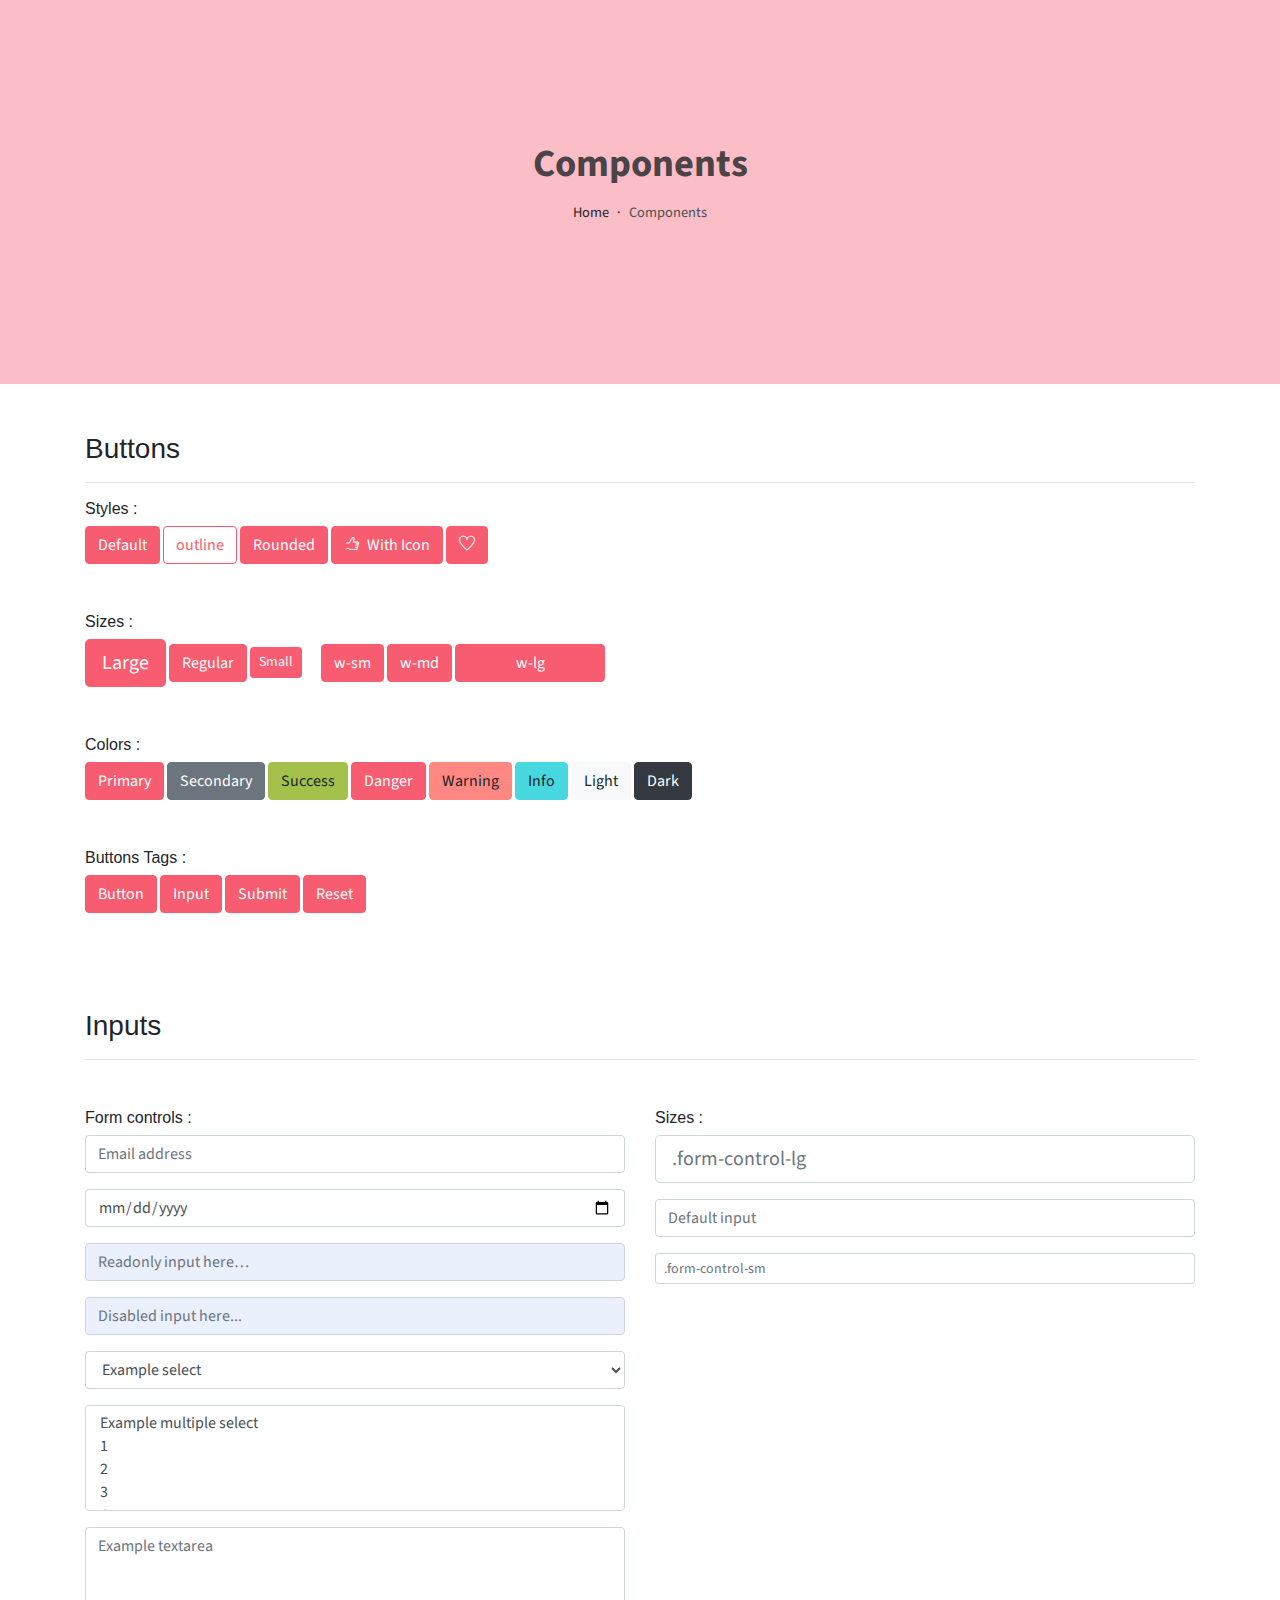
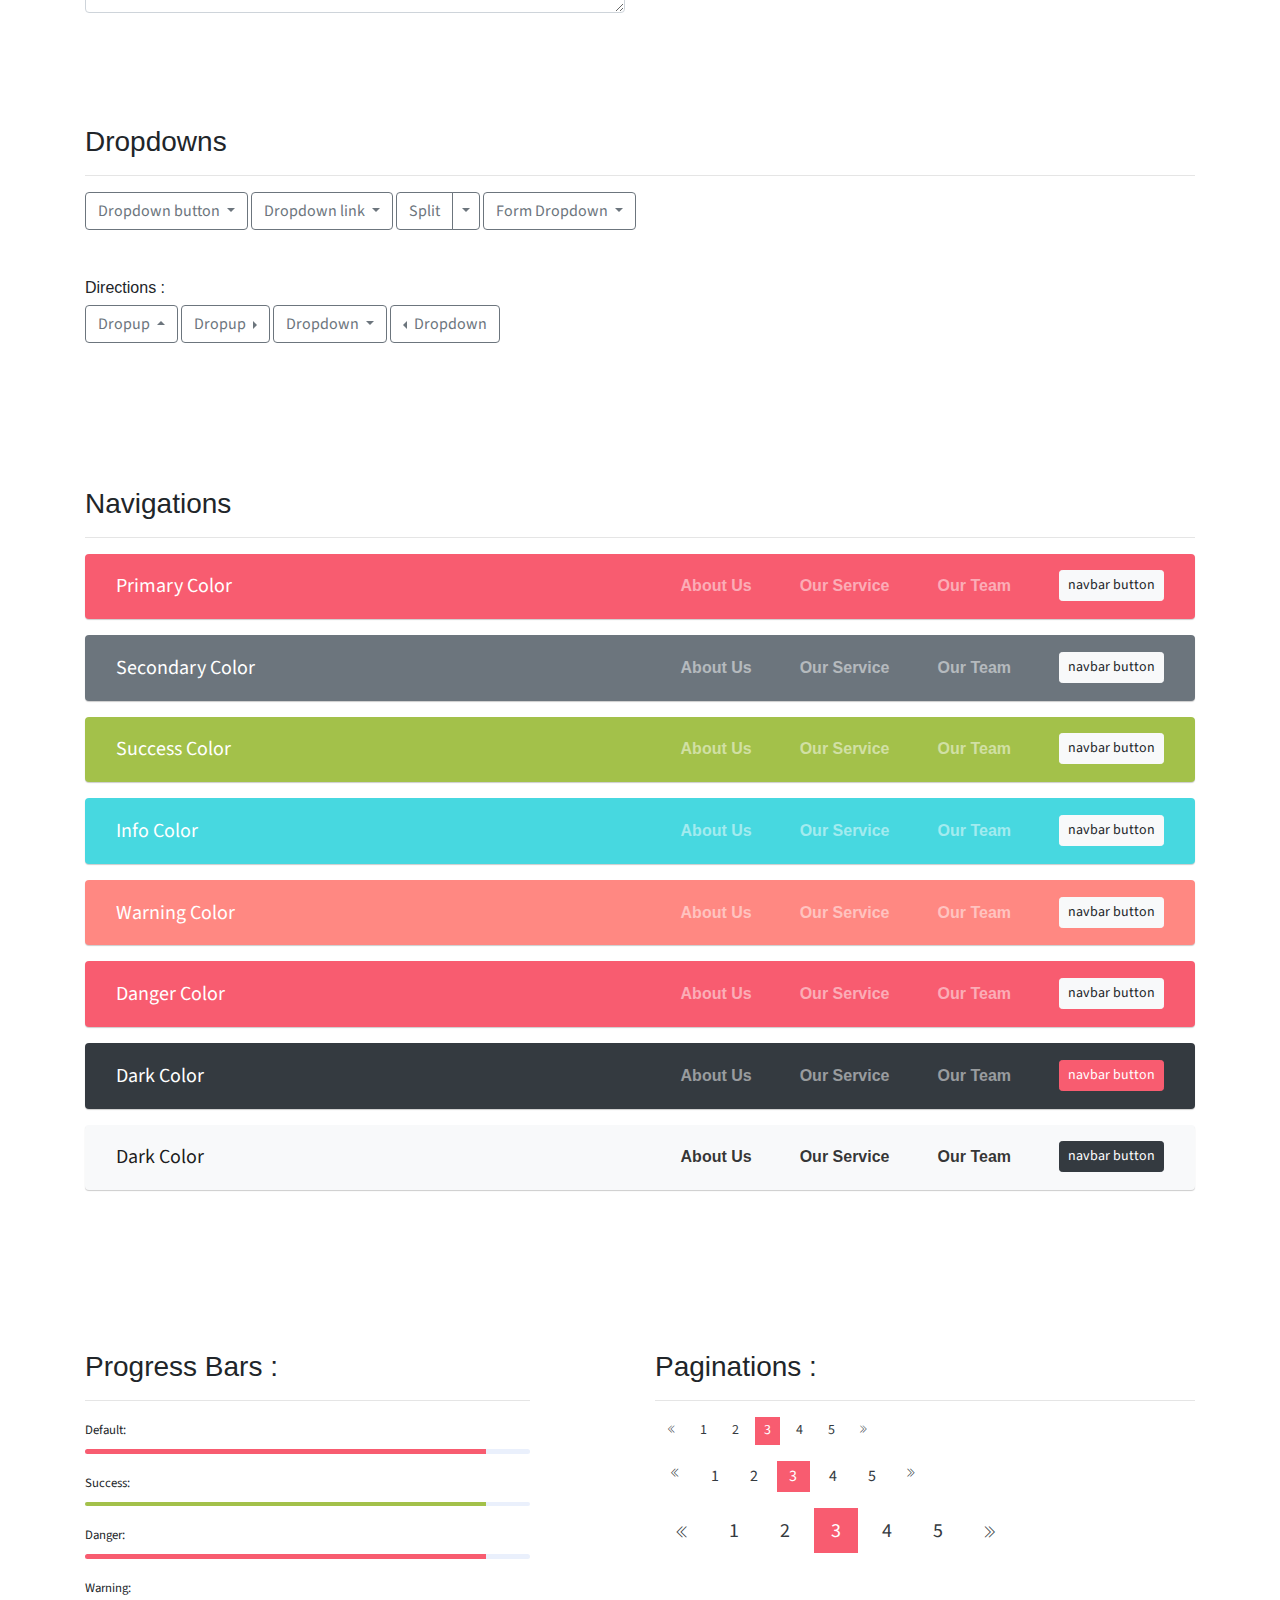
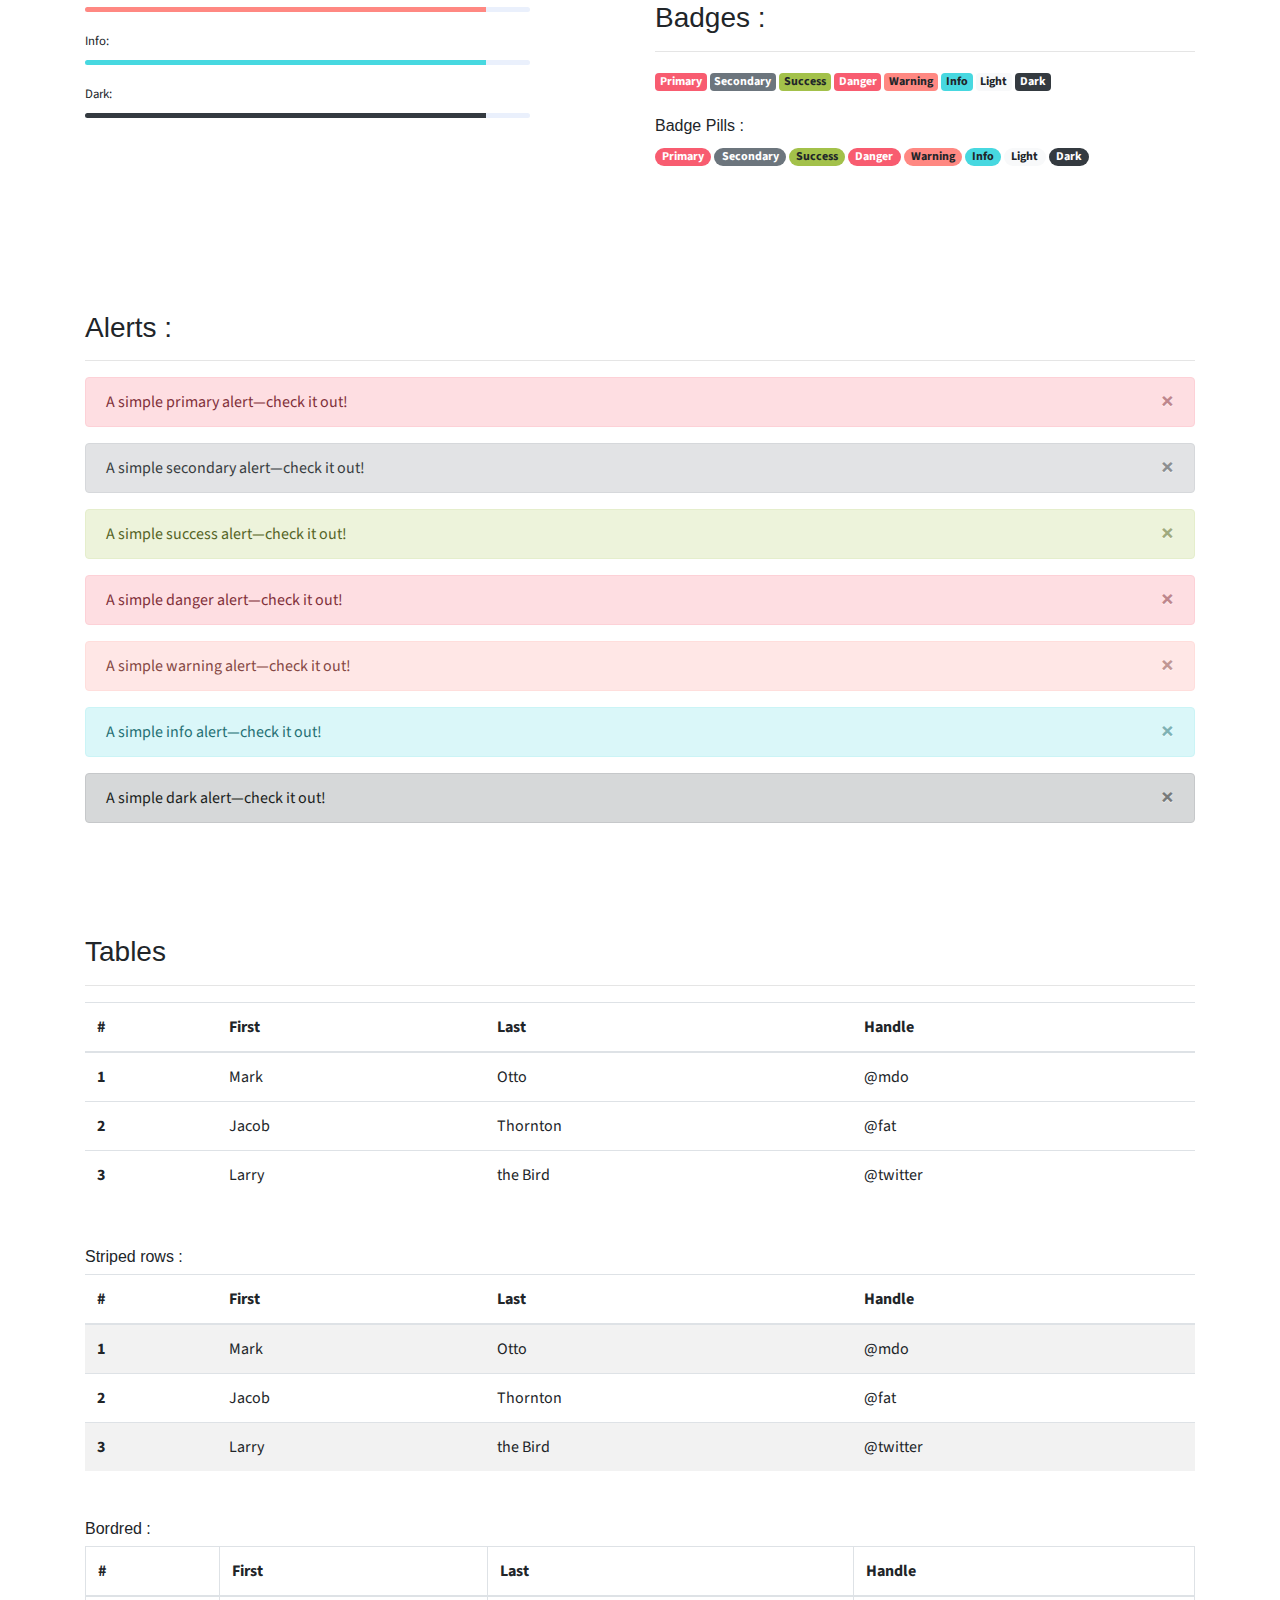
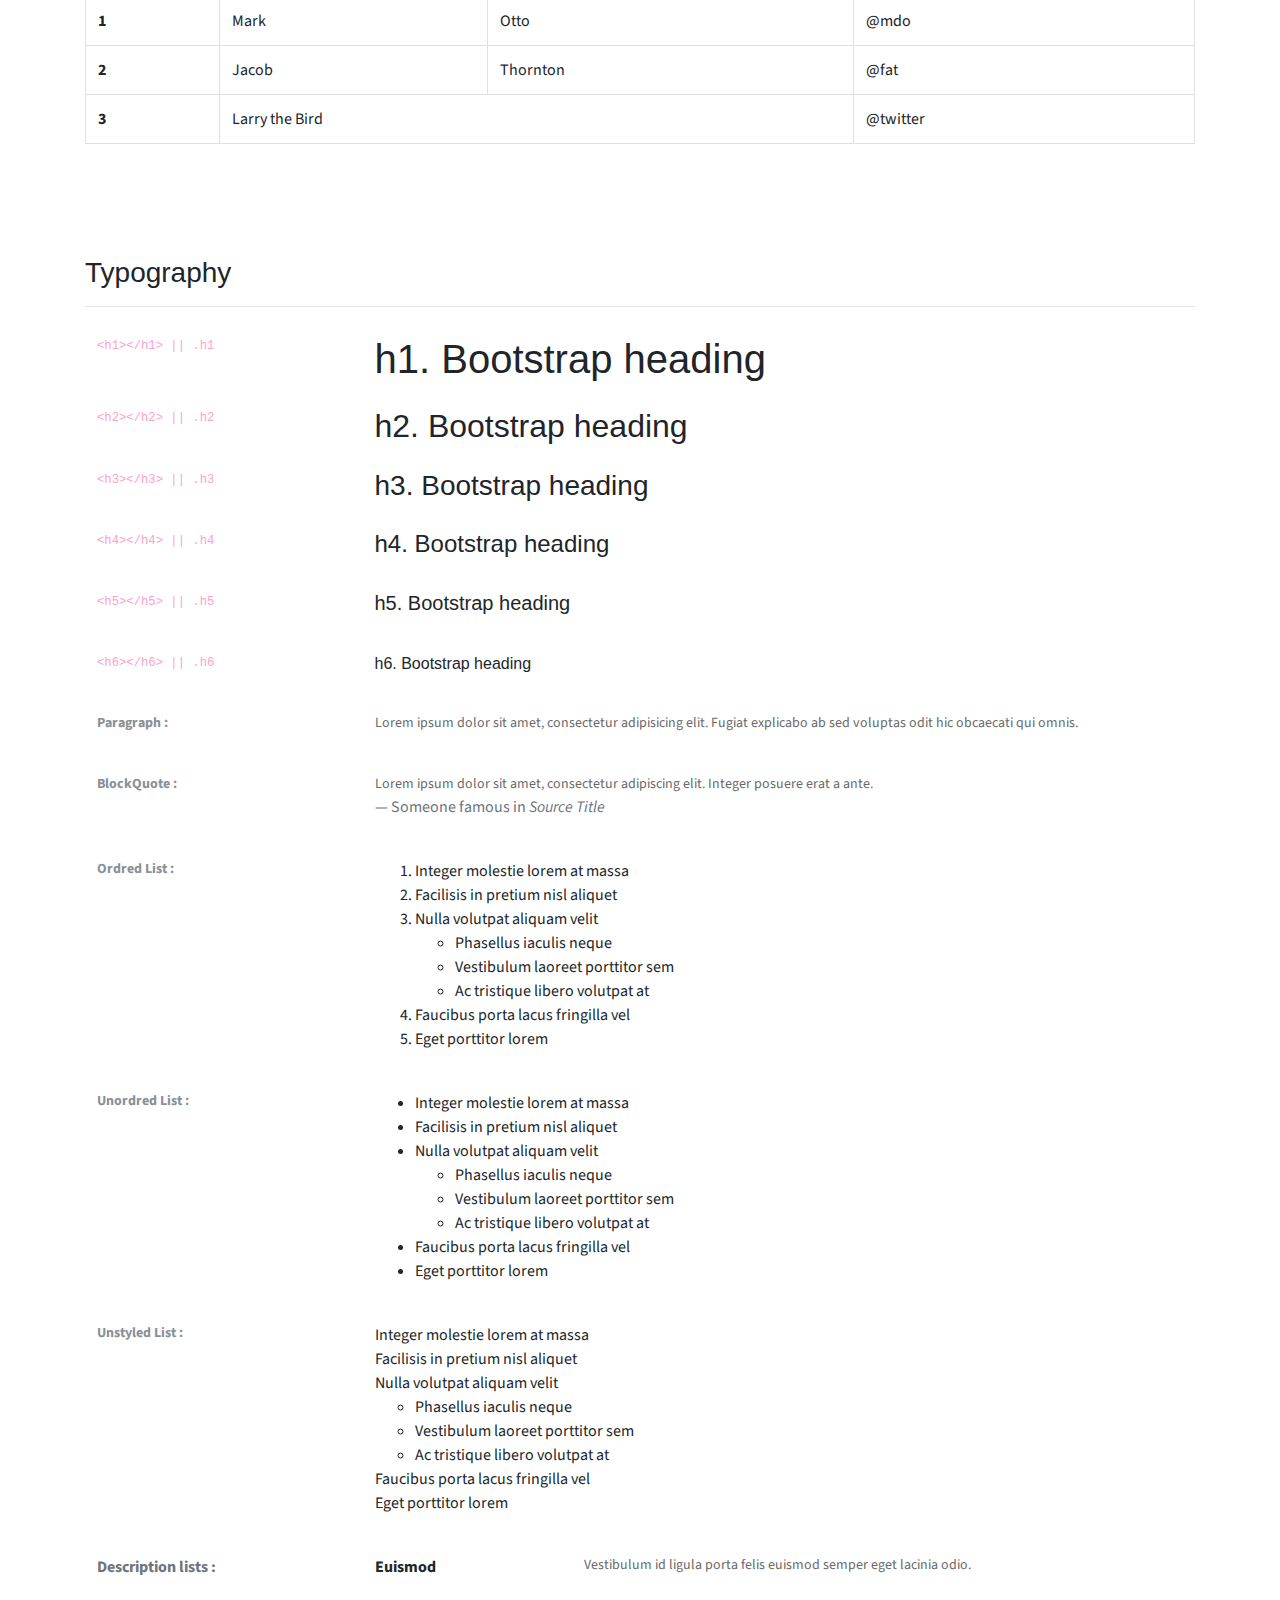
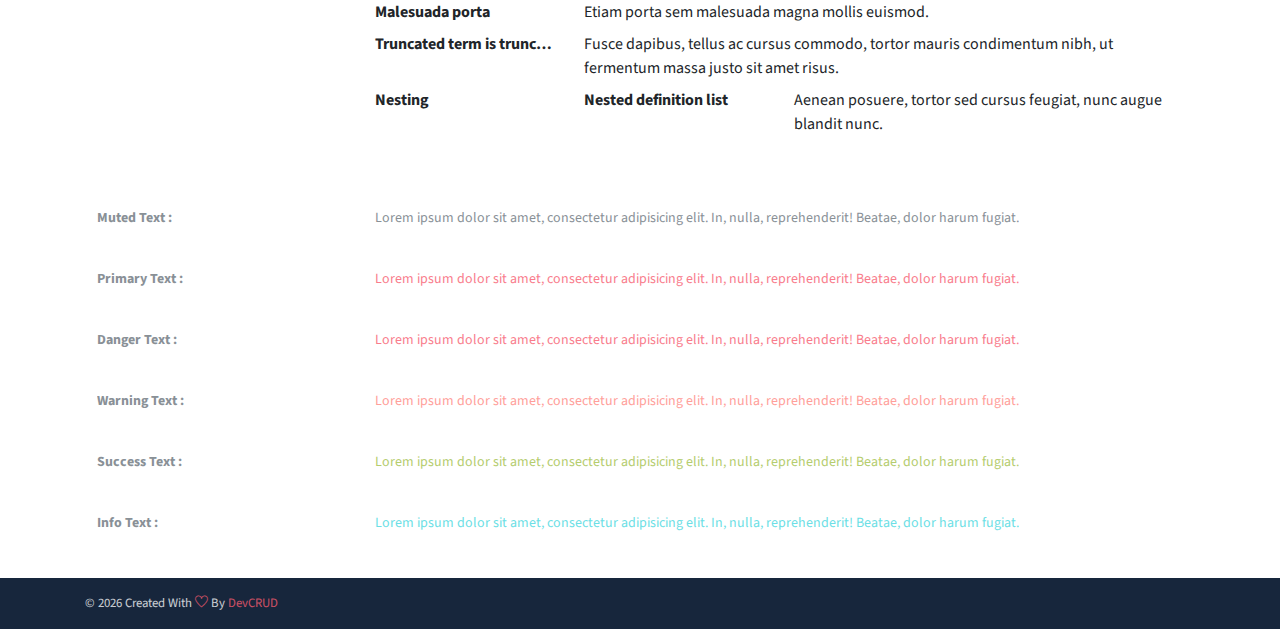
<file: public_html/components.html>
<!DOCTYPE html>
<html lang="en">
<head>
   <meta charset="utf-8">
   <meta name="viewport" content="width=device-width, initial-scale=1, shrink-to-fit=no">
   <meta name="description" content="Start your development with JohnDoe landing page.">
   <meta name="author" content="Devcrud">
   <title>JohnDoe Landing page | Components</title>
   <link rel="icon" href="assets/imgs/favicon.png" type="image/png">
   <!-- font icons -->
   <link rel="stylesheet" href="assets/vendors/themify-icons/css/themify-icons.css">
   <!-- Bootstrap + Steller  -->
   <link rel="stylesheet" href="assets/css/johndoe.css">
</head>
<body>

   <!-- Page Header -->
   <header class="header header-mini"> 
      <div class="header-title">Components</div> 
      <nav aria-label="breadcrumb">
         <ol class="breadcrumb">
            <li class="breadcrumb-item"><a href="/">Home</a></li>
            <li class="breadcrumb-item active" aria-current="page">Components</li>
         </ol>
      </nav>
   </header> <!-- End Of Page Header -->

   <!-- main content -->
   <div class="container">

      <!-- Buttons -->
      <h3 class="mt-5">Buttons</h3>
      <hr>
      <h6 class="section-secondary-title">Styles :</h6>
      <button class="btn btn-primary">Default</button>
      <button class="btn btn-outline-primary">outline</button>
      <button class="btn btn-primary rounded">Rounded</button>
      <button class="btn btn-primary rounded"><i class="ti-thumb-up pr-1"></i> With Icon</button>
      <button class="btn btn-primary circle" title="Like"><i class="ti-heart"></i></button>

      <h6 class="section-secondary-title mt-5">Sizes :</h6>
      <button class="btn btn-primary btn-lg">Large</button>
      <button class="btn btn-primary">Regular</button>
      <button class="btn btn-primary btn-sm">Small</button>
      <button class="btn btn-primary w-sm ml-3">w-sm</button>
      <button class="btn btn-primary w-md">w-md</button>
      <button class="btn btn-primary w-lg">w-lg</button>

      <h6 class="section-secondary-title mt-5">Colors :</h6>          
      <button type="button" class="btn btn-primary">Primary</button>
      <button type="button" class="btn btn-secondary">Secondary</button>
      <button type="button" class="btn btn-success">Success</button>
      <button type="button" class="btn btn-danger">Danger</button>
      <button type="button" class="btn btn-warning">Warning</button>
      <button type="button" class="btn btn-info">Info</button>
      <button type="button" class="btn btn-light">Light</button>
      <button type="button" class="btn btn-dark">Dark</button>

      <h6 class="section-secondary-title mt-5">Buttons Tags :</h6>
      <button class="btn btn-primary" type="submit">Button</button>
      <input class="btn btn-primary" type="button" value="Input">
      <input class="btn btn-primary" type="submit" value="Submit">
      <input class="btn btn-primary" type="reset" value="Reset">
      
      <!-- devider -->
      <div class="py-5"></div>

      <!-- Inputs -->
      <h3>Inputs</h3>
      <hr>
      <div class="row mt-5">
         <div class="col-md-6">
            <h6 class="section-secondary-title">Form controls :</h6>        
            <div class="form-group">
               <input type="email" class="form-control" id="exampleFormControlInput1" placeholder="Email address">
            </div>
            <div class="form-group">
               <input type="date" class="form-control" id="exampleFormControlInput1" placeholder="Date">
            </div>
            <div class="form-group">
               <input class="form-control" type="text" placeholder="Readonly input here…" readonly>
            </div>
            <div class="form-group">
               <input class="form-control" id="disabledInput" type="text" placeholder="Disabled input here..." disabled>
            </div>
            <div class="form-group">
               <select class="form-control" id="exampleFormControlSelect1" aria-label="Example select">
                  <option>Example select</option>
                  <option>1</option>
                  <option>2</option>
                  <option>3</option>
                  <option>4</option>
                  <option>5</option>
               </select>
            </div>
            <div class="form-group">
               <select multiple class="form-control" id="exampleFormControlSelect2" aria-label="Example multiple select">
                  <option>Example multiple select</option>
                  <option>1</option>
                  <option>2</option>
                  <option>3</option>
                  <option>4</option>
                  <option>5</option>
               </select>
            </div>
            <div class="form-group">
               <textarea class="form-control" id="exampleFormControlTextarea1" rows="3" placeholder="Example textarea"></textarea>
            </div>
         </div>
         <div class="col-md-6">
            <h6 class="section-secondary-title">Sizes :</h6>    
            <div class="form-group">
               <input class="form-control form-control-lg" type="text" placeholder=".form-control-lg">             
            </div>
            <div class="form-group">
               <input class="form-control" type="text" placeholder="Default input">
            </div>
            <div class="form-group">
               <input class="form-control form-control-sm" type="text" placeholder=".form-control-sm"> 
            </div>
         </div>
      </div> <!-- end of inputs -->   

      <!-- devider -->
      <div class="py-5"></div>             

      <!-- Dropdowns -->
      <h3 class="components-section-title font-weight-normal">Dropdowns</h3>
      <hr>
      <div class="dropdown d-inline-block">
         <button class="btn btn-outline-secondary dropdown-toggle" type="button" id="dropdownMenuButton" data-toggle="dropdown" aria-haspopup="true" aria-expanded="false">
         Dropdown button
         </button>
         <div class="dropdown-menu" aria-labelledby="dropdownMenuButton">
         <a class="dropdown-item" href="#">Action</a>
         <a class="dropdown-item" href="#">Another action</a>
         <a class="dropdown-item" href="#">Something else here</a>
         </div>
      </div>
      <div class="dropdown d-inline-block">
         <a class="btn btn-outline-secondary dropdown-toggle" href="#" role="button" id="dropdownMenuLink" data-toggle="dropdown" aria-haspopup="true" aria-expanded="false">
            Dropdown link
         </a>
         <div class="dropdown-menu" aria-labelledby="dropdownMenuLink">
            <a class="dropdown-item" href="#">Action</a>
            <a class="dropdown-item" href="#">Another action</a>
            <a class="dropdown-item" href="#">Something else here</a>
         </div>
      </div>
      <div class="btn-group">
         <button type="button" class="btn btn-outline-secondary">Split</button>
         <button type="button" class="btn btn-outline-secondary dropdown-toggle dropdown-toggle-split" data-toggle="dropdown" aria-haspopup="true" aria-expanded="false">
         <span class="sr-only">Toggle Dropdown</span>
         </button>
         <div class="dropdown-menu">
            <a class="dropdown-item" href="#">Action</a>
            <a class="dropdown-item" href="#">Another action</a>
            <a class="dropdown-item" href="#">Something else here</a>
            <div class="dropdown-divider"></div>
            <a class="dropdown-item" href="#">Separated link</a>
         </div>
      </div>
      <div class="btn-group">
         <button class="btn btn-outline-secondary dropdown-toggle" type="button" id="dropdownMenuButton" data-toggle="dropdown" aria-haspopup="true" aria-expanded="false">
            Form Dropdown
         </button>
         <div class="dropdown-menu form">
            <form class="px-4 py-3">
               <div class="form-group">
                  <input type="email" class="form-control" id="exampleDropdownFormEmail1" placeholder="email@example.com">
               </div>
               <div class="form-group">
                  <input type="password" class="form-control" id="exampleDropdownFormPassword1" placeholder="Password">
               </div>
               <div class="form-check mb-3">
                  <input type="checkbox" class="form-check-input" id="dropdownCheck">
                  <label class="form-check-label" for="dropdownCheck">
                     Remember me
                  </label>
               </div>
               <button type="submit" class="btn btn-primary btn-block">Sign in</button>
            </form>
            <div class="dropdown-divider"></div>
            <a class="dropdown-item" href="#"><small>New around here? Sign up</small></a>
            <a class="dropdown-item" href="#"><small>Forgot password?</small></a>
         </div>
      </div>       
      <h6 class="section-secondary-title mt-5">Directions :</h6>  
      <div class="btn-group dropup">
         <button type="button" class="btn btn-outline-secondary dropdown-toggle" data-toggle="dropdown" aria-haspopup="true" aria-expanded="false">
            Dropup
         </button>
         <div class="dropdown-menu">
            <a class="dropdown-item" href="#">Action</a>
            <a class="dropdown-item" href="#">Another action</a>
            <a class="dropdown-item" href="#">Something else here</a>
            <div class="dropdown-divider"></div>
            <a class="dropdown-item" href="#">Separated link</a>
         </div>
      </div>
      <div class="btn-group dropright">
         <button type="button" class="btn btn-outline-secondary dropdown-toggle" data-toggle="dropdown" aria-haspopup="true" aria-expanded="false">
            Dropup
         </button>
         <div class="dropdown-menu">
            <a class="dropdown-item" href="#">Action</a>
            <a class="dropdown-item" href="#">Another action</a>
            <a class="dropdown-item" href="#">Something else here</a>
            <div class="dropdown-divider"></div>
            <a class="dropdown-item" href="#">Separated link</a>
         </div>
      </div>
      <div class="btn-group">
         <button type="button" class="btn btn-outline-secondary dropdown-toggle" data-toggle="dropdown" aria-haspopup="true" aria-expanded="false">
            Dropdown
         </button>
         <div class="dropdown-menu">
            <a class="dropdown-item" href="#">Action</a>
            <a class="dropdown-item" href="#">Another action</a>
            <a class="dropdown-item" href="#">Something else here</a>
            <div class="dropdown-divider"></div>
            <a class="dropdown-item" href="#">Separated link</a>
         </div>
      </div>
      <div class="btn-group dropleft">
         <button type="button" class="btn btn-outline-secondary dropdown-toggle" data-toggle="dropdown" aria-haspopup="true" aria-expanded="false">
            Dropdown
         </button>
         <div class="dropdown-menu">
            <a class="dropdown-item" href="#">Action</a>
            <a class="dropdown-item" href="#">Another action</a>
            <a class="dropdown-item" href="#">Something else here</a>
            <div class="dropdown-divider"></div>
            <a class="dropdown-item" href="#">Separated link</a>
         </div>
      </div> <!-- end of Dropdowns -->  

      <!-- devider -->
      <div class="py-5"></div>   

      <!-- navbars -->
      <h3 class="components-section-title font-weight-normal mt-5">Navigations</h3>
      <hr>
      <nav class="navbar navbar-expand-sm navbar-dark bg-primary rounded shadow mb-3">
         <div class="container">
            <a class="navbar-brand" href="#">Primary Color</a>
            <button class="navbar-toggler ml-auto" type="button" data-toggle="collapse" data-target="#navbarSupportedContent" aria-controls="navbarSupportedContent" aria-expanded="false" aria-label="Toggle navigation">
            <span class="navbar-toggler-icon"></span>
            </button>
            <div class="collapse navbar-collapse" id="navbarSupportedContent">
               <ul class="navbar-nav ml-auto"> 
                  <li class="nav-item">
                     <a class="nav-link" href="#about">About Us</a>
                  </li>
                  <li class="nav-item">
                     <a class="nav-link" href="#service">Our Service</a>
                  </li>
                  <li class="nav-item">
                     <a class="nav-link" href="#team">Our Team</a>
                  </li>
                  <li class="nav-item">
                     <a href="#book-table" class="ml-4 mt-1 btn btn-light btn-sm">navbar button</a>
                  </li>
               </ul>                       
            </div>
         </div>
      </nav>
      <nav class="navbar navbar-expand-sm navbar-dark bg-secondary rounded shadow mb-3">
         <div class="container">
            <a class="navbar-brand" href="#">Secondary Color</a>
            <button class="navbar-toggler ml-auto" type="button" data-toggle="collapse" data-target="#navbarSupportedContent" aria-controls="navbarSupportedContent" aria-expanded="false" aria-label="Toggle navigation">
            <span class="navbar-toggler-icon"></span>
            </button>
            <div class="collapse navbar-collapse" id="navbarSupportedContent">
               <ul class="navbar-nav ml-auto"> 
                  <li class="nav-item">
                     <a class="nav-link" href="#about">About Us</a>
                  </li>
                  <li class="nav-item">
                     <a class="nav-link" href="#service">Our Service</a>
                  </li>
                  <li class="nav-item">
                     <a class="nav-link" href="#team">Our Team</a>
                  </li>
                  <li class="nav-item">
                     <a href="#book-table" class="ml-4 mt-1 btn btn-light btn-sm">navbar button</a>
                  </li>
               </ul>                       
            </div>
         </div>
      </nav>
      <nav class="navbar navbar-expand-sm navbar-dark bg-success rounded shadow mb-3">
         <div class="container">
            <a class="navbar-brand" href="#">Success Color</a>
            <button class="navbar-toggler ml-auto" type="button" data-toggle="collapse" data-target="#navbarSupportedContent" aria-controls="navbarSupportedContent" aria-expanded="false" aria-label="Toggle navigation">
            <span class="navbar-toggler-icon"></span>
            </button>
            <div class="collapse navbar-collapse" id="navbarSupportedContent">
               <ul class="navbar-nav ml-auto"> 
                  <li class="nav-item">
                     <a class="nav-link" href="#about">About Us</a>
                  </li>
                  <li class="nav-item">
                     <a class="nav-link" href="#service">Our Service</a>
                  </li>
                  <li class="nav-item">
                     <a class="nav-link" href="#team">Our Team</a>
                  </li>
                  <li class="nav-item">
                     <a href="#book-table" class="ml-4 mt-1 btn btn-light btn-sm">navbar button</a>
                  </li>
               </ul>                       
            </div>
         </div>
      </nav>
      <nav class="navbar navbar-expand-sm navbar-dark bg-info rounded shadow mb-3">
         <div class="container">
            <a class="navbar-brand" href="#">Info Color</a>
            <button class="navbar-toggler ml-auto" type="button" data-toggle="collapse" data-target="#navbarSupportedContent" aria-controls="navbarSupportedContent" aria-expanded="false" aria-label="Toggle navigation">
            <span class="navbar-toggler-icon"></span>
            </button>
            <div class="collapse navbar-collapse" id="navbarSupportedContent">
               <ul class="navbar-nav ml-auto"> 
                  <li class="nav-item">
                     <a class="nav-link" href="#about">About Us</a>
                  </li>
                  <li class="nav-item">
                     <a class="nav-link" href="#service">Our Service</a>
                  </li>
                  <li class="nav-item">
                     <a class="nav-link" href="#team">Our Team</a>
                  </li>
                  <li class="nav-item">
                     <a href="#book-table" class="ml-4 mt-1 btn btn-light btn-sm">navbar button</a>
                  </li>
               </ul>                       
            </div>
         </div>
      </nav>
      <nav class="navbar navbar-expand-sm navbar-dark bg-warning rounded shadow mb-3">
         <div class="container">
            <a class="navbar-brand" href="#">Warning Color</a>
            <button class="navbar-toggler ml-auto" type="button" data-toggle="collapse" data-target="#navbarSupportedContent" aria-controls="navbarSupportedContent" aria-expanded="false" aria-label="Toggle navigation">
            <span class="navbar-toggler-icon"></span>
            </button>
            <div class="collapse navbar-collapse" id="navbarSupportedContent">
               <ul class="navbar-nav ml-auto"> 
                  <li class="nav-item">
                     <a class="nav-link" href="#about">About Us</a>
                  </li>
                  <li class="nav-item">
                     <a class="nav-link" href="#service">Our Service</a>
                  </li>
                  <li class="nav-item">
                     <a class="nav-link" href="#team">Our Team</a>
                  </li>
                  <li class="nav-item">
                     <a href="#book-table" class="ml-4 mt-1 btn btn-light btn-sm">navbar button</a>
                  </li>
               </ul>                       
            </div>
         </div>
      </nav>
      <nav class="navbar navbar-expand-sm navbar-dark bg-danger rounded shadow mb-3">
         <div class="container">
            <a class="navbar-brand" href="#">Danger Color</a>
            <button class="navbar-toggler ml-auto" type="button" data-toggle="collapse" data-target="#navbarSupportedContent" aria-controls="navbarSupportedContent" aria-expanded="false" aria-label="Toggle navigation">
            <span class="navbar-toggler-icon"></span>
            </button>
            <div class="collapse navbar-collapse" id="navbarSupportedContent">
               <ul class="navbar-nav ml-auto"> 
                  <li class="nav-item">
                     <a class="nav-link" href="#about">About Us</a>
                  </li>
                  <li class="nav-item">
                     <a class="nav-link" href="#service">Our Service</a>
                  </li>
                  <li class="nav-item">
                     <a class="nav-link" href="#team">Our Team</a>
                  </li>
                  <li class="nav-item">
                     <a href="#book-table" class="ml-4 mt-1 btn btn-light btn-sm">navbar button</a>
                  </li>
               </ul>                       
            </div>
         </div>
      </nav>
      <nav class="navbar navbar-expand-sm navbar-dark bg-dark rounded shadow mb-3">
         <div class="container">
            <a class="navbar-brand" href="#">Dark Color</a>
            <button class="navbar-toggler ml-auto" type="button" data-toggle="collapse" data-target="#navbarSupportedContent" aria-controls="navbarSupportedContent" aria-expanded="false" aria-label="Toggle navigation">
            <span class="navbar-toggler-icon"></span>
            </button>
            <div class="collapse navbar-collapse" id="navbarSupportedContent">
               <ul class="navbar-nav ml-auto"> 
                  <li class="nav-item">
                     <a class="nav-link" href="#about">About Us</a>
                  </li>
                  <li class="nav-item">
                     <a class="nav-link" href="#service">Our Service</a>
                  </li>
                  <li class="nav-item">
                     <a class="nav-link" href="#team">Our Team</a>
                  </li>
                  <li class="nav-item">
                     <a href="#book-table" class="ml-4 mt-1 btn btn-primary btn-sm">navbar button</a>
                  </li>
               </ul>                       
            </div>
         </div>
      </nav>
      <nav class="navbar navbar-expand-sm navbar-light bg-light rounded shadow mb-3">
         <div class="container">
            <a class="navbar-brand" href="#">Dark Color</a>
            <button class="navbar-toggler ml-auto" type="button" data-toggle="collapse" data-target="#navbarSupportedContent" aria-controls="navbarSupportedContent" aria-expanded="false" aria-label="Toggle navigation">
            <span class="navbar-toggler-icon"></span>
            </button>
            <div class="collapse navbar-collapse" id="navbarSupportedContent">
               <ul class="navbar-nav ml-auto"> 
                  <li class="nav-item">
                     <a class="nav-link" href="#about">About Us</a>
                  </li>
                  <li class="nav-item">
                     <a class="nav-link" href="#service">Our Service</a>
                  </li>
                  <li class="nav-item">
                     <a class="nav-link" href="#team">Our Team</a>
                  </li>
                  <li class="nav-item">
                     <a href="#book-table" class="ml-4 mt-1 btn btn-dark btn-sm">navbar button</a>
                  </li>
               </ul>                       
            </div>
         </div>
      </nav>
      <!-- End of navbars -->

      <!-- devider -->
      <div class="py-5"></div>   
      
      <!-- progress bars -->
      <div class="row justify-content-between">
         <div class="col-md-5">
            <h3 class="components-section-title font-weight-normal mt-5">Progress Bars :</h3>
            <hr>
            <small>Default: </small>
            <div class="progress mt-2 mb-3">
               <div class="progress-bar" role="progressbar" style="width: 90%" aria-valuenow="25" aria-valuemin="0" aria-valuemax="100"></div>
            </div>
            <small>Success:</small>
            <div class="progress mt-2 mb-3">
               <div class="progress-bar bg-success" role="progressbar" style="width: 90%" aria-valuenow="25" aria-valuemin="0" aria-valuemax="100"></div>
            </div>
            <small>Danger:</small>
            <div class="progress mt-2 mb-3">
               <div class="progress-bar bg-danger" role="progressbar" style="width: 90%" aria-valuenow="25" aria-valuemin="0" aria-valuemax="100"></div>
            </div>
            <small>Warning:</small>
            <div class="progress mt-2 mb-3">
               <div class="progress-bar bg-warning" role="progressbar" style="width: 90%" aria-valuenow="25" aria-valuemin="0" aria-valuemax="100"></div>
            </div>
            <small>Info:</small>
            <div class="progress mt-2 mb-3">
               <div class="progress-bar bg-info" role="progressbar" style="width: 90%" aria-valuenow="25" aria-valuemin="0" aria-valuemax="100"></div>
            </div>
            <small>Dark:</small>
            <div class="progress mt-2 mb-3">
               <div class="progress-bar bg-dark" role="progressbar" style="width: 90%" aria-valuenow="25" aria-valuemin="0" aria-valuemax="100"></div>
            </div>
         </div>
         <div class="col-md-6">
            <h3 class="components-section-title font-weight-normal mt-5">Paginations :</h3>
            <hr>
            <nav aria-label="Page navigation example">
               <ul class="pagination pagination-sm">
                  <li class="page-item"><a class="page-link" href="#"><i class="ti-angle-double-left"></i></a></li>
                  <li class="page-item"><a class="page-link" href="#">1</a></li>
                  <li class="page-item"><a class="page-link" href="#">2</a></li>
                  <li class="page-item active"><a class="page-link" href="#">3</a></li>
                  <li class="page-item"><a class="page-link" href="#">4</a></li>
                  <li class="page-item"><a class="page-link" href="#">5</a></li>
                  <li class="page-item"><a class="page-link" href="#"><i class="ti-angle-double-right"></i></a></li>
               </ul>
            </nav>
            <nav aria-label="Page navigation example">
               <ul class="pagination">
               <li class="page-item"><a class="page-link" href="#"><i class="ti-angle-double-left"></i></a></li>
                  <li class="page-item"><a class="page-link" href="#">1</a></li>
                  <li class="page-item"><a class="page-link" href="#">2</a></li>
                  <li class="page-item active"><a class="page-link" href="#">3</a></li>
                  <li class="page-item"><a class="page-link" href="#">4</a></li>
                  <li class="page-item"><a class="page-link" href="#">5</a></li>
                  <li class="page-item"><a class="page-link" href="#"><i class="ti-angle-double-right"></i></a></li>
               </ul>
            </nav>
            <nav aria-label="Page navigation example">
               <ul class="pagination pagination-lg">
                  <li class="page-item"><a class="page-link" href="#"><i class="ti-angle-double-left"></i></a></li>
                  <li class="page-item"><a class="page-link" href="#">1</a></li>
                  <li class="page-item"><a class="page-link" href="#">2</a></li>
                  <li class="page-item active"><a class="page-link" href="#">3</a></li>
                  <li class="page-item"><a class="page-link" href="#">4</a></li>
                  <li class="page-item"><a class="page-link" href="#">5</a></li>
                  <li class="page-item"><a class="page-link" href="#"><i class="ti-angle-double-right"></i></a></li>
               </ul>
            </nav>

            <!-- Badges -->
            <h3 class="components-section-title font-weight-normal mt-5">Badges :</h3>
            <hr>
            <span class="badge badge-primary">Primary</span>
            <span class="badge badge-secondary">Secondary</span>
            <span class="badge badge-success">Success</span>
            <span class="badge badge-danger">Danger</span>
            <span class="badge badge-warning">Warning</span>
            <span class="badge badge-info">Info</span>
            <span class="badge badge-light">Light</span>
            <span class="badge badge-dark">Dark</span>
            <h6 class="section-secondary-title mt-4 mb-2">Badge Pills :</h6>
            <span class="badge badge-pill badge-primary">Primary</span>
            <span class="badge badge-pill badge-secondary">Secondary</span>
            <span class="badge badge-pill badge-success">Success</span>
            <span class="badge badge-pill badge-danger">Danger</span>
            <span class="badge badge-pill badge-warning">Warning</span>
            <span class="badge badge-pill badge-info">Info</span>
            <span class="badge badge-pill badge-light">Light</span>
            <span class="badge badge-pill badge-dark">Dark</span>
         </div>
      </div> <!-- End of Progress bars -->

      <!-- devider -->
      <div class="py-5"></div>  

      <!-- Alerts -->
      <h3 class="components-section-title font-weight-normal mt-5">Alerts :</h3>
      <hr>
      <div class="alert alert-primary alert-dismissible fade show" role="alert">
         A simple primary alert—check it out!
         <button type="button" class="close" data-dismiss="alert" aria-label="Close">
            <span aria-hidden="true">&times;</span>
         </button>
      </div>
      <div class="alert alert-secondary alert-dismissible fade show" role="alert">
         A simple secondary alert—check it out!
         <button type="button" class="close" data-dismiss="alert" aria-label="Close">
            <span aria-hidden="true">&times;</span>
         </button>
      </div>
      <div class="alert alert-success alert-dismissible fade show" role="alert">
         A simple success alert—check it out!
         <button type="button" class="close" data-dismiss="alert" aria-label="Close">
            <span aria-hidden="true">&times;</span>
         </button>
      </div>
      <div class="alert alert-danger alert-dismissible fade show" role="alert">
         A simple danger alert—check it out!
         <button type="button" class="close" data-dismiss="alert" aria-label="Close">
            <span aria-hidden="true">&times;</span>
         </button>
      </div>
      <div class="alert alert-warning alert-dismissible fade show" role="alert">
         A simple warning alert—check it out!
         <button type="button" class="close" data-dismiss="alert" aria-label="Close">
            <span aria-hidden="true">&times;</span>
         </button>
      </div>
      <div class="alert alert-info alert-dismissible fade show" role="alert">
         A simple info alert—check it out!
         <button type="button" class="close" data-dismiss="alert" aria-label="Close">
            <span aria-hidden="true">&times;</span>
         </button>
      </div>
      <div class="alert alert-dark alert-dismissible fade show" role="alert">
         A simple dark alert—check it out!
         <button type="button" class="close" data-dismiss="alert" aria-label="Close">
            <span aria-hidden="true">&times;</span>
         </button>
      </div>
      <!-- end of alerts -->

      <!-- devider -->
      <div class="py-5"></div> 
   
      <!-- tables -->
      <h3 class="components-section-title">Tables</h3>
      <hr>
      <table class="table">
         <thead>
            <tr>
               <th scope="col">#</th>
               <th scope="col">First</th>
               <th scope="col">Last</th>
               <th scope="col">Handle</th>
            </tr>
         </thead>
         <tbody>
            <tr>
               <th scope="row">1</th>
               <td>Mark</td>
               <td>Otto</td>
               <td>@mdo</td>
            </tr>
            <tr>
               <th scope="row">2</th>
               <td>Jacob</td>
               <td>Thornton</td>
               <td>@fat</td>
            </tr>
            <tr>
               <th scope="row">3</th>
               <td>Larry</td>
               <td>the Bird</td>
               <td>@twitter</td>
            </tr>
         </tbody>
      </table>

      <h6 class="section-secondary-title mt-5">Striped rows :</h6>
      <table class="table table-striped">
         <thead>
            <tr>
               <th scope="col">#</th>
               <th scope="col">First</th>
               <th scope="col">Last</th>
               <th scope="col">Handle</th>
            </tr>
         </thead>
         <tbody>
            <tr>
               <th scope="row">1</th>
               <td>Mark</td>
               <td>Otto</td>
               <td>@mdo</td>
            </tr>
            <tr>
               <th scope="row">2</th>
               <td>Jacob</td>
               <td>Thornton</td>
               <td>@fat</td>
            </tr>
            <tr>
               <th scope="row">3</th>
               <td>Larry</td>
               <td>the Bird</td>
               <td>@twitter</td>
            </tr>
         </tbody>
      </table>

      <h6 class="section-secondary-title mt-5">Bordred :</h6>
      <table class="table table-bordered">
         <thead>
            <tr>
               <th scope="col">#</th>
               <th scope="col">First</th>
               <th scope="col">Last</th>
               <th scope="col">Handle</th>
            </tr>
         </thead>
         <tbody>
            <tr>
               <th scope="row">1</th>
               <td>Mark</td>
               <td>Otto</td>
               <td>@mdo</td>
            </tr>
            <tr>
               <th scope="row">2</th>
               <td>Jacob</td>
               <td>Thornton</td>
               <td>@fat</td>
            </tr>
            <tr>
               <th scope="row">3</th>
               <td colspan="2">Larry the Bird</td>
               <td>@twitter</td>
            </tr>
         </tbody>
      </table>
      <!-- end of tables -->

      <!-- devider -->
      <div class="py-5"></div> 

      <!-- typography -->
      <h3 class="components-section-title">Typography</h3>
      <hr>
     
      <table class="table table-borderless v-align-center">
         <tbody>
            <tr>
               <td>
                  <p><code class="highlighter-rouge">&lt;h1&gt;&lt;/h1&gt; || .h1</code></p>
               </td>
               <td class="w-75"><span class="h1">h1. Bootstrap heading</span></td>
            </tr>
            <tr>
               <td>
                  <p><code class="highlighter-rouge">&lt;h2&gt;&lt;/h2&gt; || .h2</code></p>
               </td>
               <td><span class="h2">h2. Bootstrap heading</span></td>
            </tr>
            <tr>
               <td>
                  <p><code class="highlighter-rouge">&lt;h3&gt;&lt;/h3&gt; || .h3</code></p>
               </td>
               <td><span class="h3">h3. Bootstrap heading</span></td>
            </tr>
            <tr>
               <td>
                  <p><code class="highlighter-rouge">&lt;h4&gt;&lt;/h4&gt; || .h4</code></p>
               </td>
               <td><span class="h4">h4. Bootstrap heading</span></td>
            </tr>
            <tr>
               <td>
                  <p><code class="highlighter-rouge">&lt;h5&gt;&lt;/h5&gt; || .h5</code></p>
               </td>
               <td><span class="h5">h5. Bootstrap heading</span></td>
            </tr>
            <tr>
               <td>
                  <p><code class="highlighter-rouge">&lt;h6&gt;&lt;/h6&gt; || .h6</code></p>
               </td>
               <td><span class="h6">h6. Bootstrap heading</span></td>
            </tr>
            <tr>
               <td>
                  <p class="font-weight-bold text-muted">Paragraph :</p>
               </td>
               <td><p>Lorem ipsum dolor sit amet, consectetur adipisicing elit. Fugiat explicabo ab sed voluptas odit hic obcaecati qui omnis.</p></td>
            </tr>
            <tr>
               <td>
                  <p class="font-weight-bold text-muted">BlockQuote :</p>
               </td>
               <td>
                  <blockquote class="blockquote">
                     <p class="mb-0">Lorem ipsum dolor sit amet, consectetur adipiscing elit. Integer posuere erat a ante.</p>
                     <footer class="blockquote-footer">Someone famous in <cite title="Source Title">Source Title</cite></footer>
                  </blockquote>
               </td>
            </tr>

            
            <tr>
               <td><p class="font-weight-bold text-muted">Ordred List :</p></td>
               <td>
                  <ol>
                     <li>Integer molestie lorem at massa</li>
                     <li>Facilisis in pretium nisl aliquet</li>
                     <li>Nulla volutpat aliquam velit
                        <ul>
                           <li>Phasellus iaculis neque</li>
                           <li>Vestibulum laoreet porttitor sem</li>
                           <li>Ac tristique libero volutpat at</li>
                        </ul>
                     </li>
                     <li>Faucibus porta lacus fringilla vel</li>
                     <li>Eget porttitor lorem</li>
                  </ol>
               </td>
            </tr>
            <tr>
               <td><p class="font-weight-bold text-muted">Unordred List :</p></td>
               <td>
                  <ul >
                     <li>Integer molestie lorem at massa</li>
                     <li>Facilisis in pretium nisl aliquet</li>
                     <li>Nulla volutpat aliquam velit
                        <ul>
                           <li>Phasellus iaculis neque</li>
                           <li>Vestibulum laoreet porttitor sem</li>
                           <li>Ac tristique libero volutpat at</li>
                        </ul>
                     </li>
                     <li>Faucibus porta lacus fringilla vel</li>
                     <li>Eget porttitor lorem</li>
                  </ul>
               </td>
            </tr>
            <tr>
               <td><p class="font-weight-bold text-muted">Unstyled List :</p></td>
               <td>
                  <ul class="list-unstyled">
                     <li>Integer molestie lorem at massa</li>
                     <li>Facilisis in pretium nisl aliquet</li>
                     <li>Nulla volutpat aliquam velit
                        <ul>
                           <li>Phasellus iaculis neque</li>
                           <li>Vestibulum laoreet porttitor sem</li>
                           <li>Ac tristique libero volutpat at</li>
                        </ul>
                     </li>
                     <li>Faucibus porta lacus fringilla vel</li>
                     <li>Eget porttitor lorem</li>
                  </ul>
               </td>
            </tr>
            <tr>
               <td class="font-weight-bold text-muted">Description lists : </td>
               <td>
                  <dl class="row">
                     <dt class="col-sm-3">Euismod</dt>
                     <dd class="col-sm-9">
                        <p>Vestibulum id ligula porta felis euismod semper eget lacinia odio.</p>
                     </dd>

                     <dt class="col-sm-3">Malesuada porta</dt>
                     <dd class="col-sm-9">Etiam porta sem malesuada magna mollis euismod.</dd>

                     <dt class="col-sm-3 text-truncate">Truncated term is truncated</dt>
                     <dd class="col-sm-9">Fusce dapibus, tellus ac cursus commodo, tortor mauris condimentum nibh, ut fermentum massa justo sit amet risus.</dd>

                     <dt class="col-sm-3">Nesting</dt>
                     <dd class="col-sm-9">
                        <dl class="row">
                           <dt class="col-sm-4">Nested definition list</dt>
                           <dd class="col-sm-8">Aenean posuere, tortor sed cursus feugiat, nunc augue blandit nunc.</dd>
                        </dl>
                     </dd>
                  </dl>
               </td>
            </tr>
            <tr>
               <td>
                  <p class="font-weight-bold text-muted">Muted Text :</p>
               </td>
               <td>
                  <p class="text-muted">Lorem ipsum dolor sit amet, consectetur adipisicing elit. In, nulla, reprehenderit! Beatae, dolor harum fugiat.</p>
               </td>
            </tr>
            <tr>
               <td>
                  <p class="font-weight-bold text-muted">Primary Text :</p>
               </td>
               <td>
                  <p class="text-primary">Lorem ipsum dolor sit amet, consectetur adipisicing elit. In, nulla, reprehenderit! Beatae, dolor harum fugiat.</p>
               </td>
            </tr>
            <tr>
               <td>
                  <p class="font-weight-bold text-muted">Danger Text :</p>
               </td>
               <td>
                  <p class="text-danger">Lorem ipsum dolor sit amet, consectetur adipisicing elit. In, nulla, reprehenderit! Beatae, dolor harum fugiat.</p>
               </td>
            </tr>
            <tr>
               <td>
                  <p class="font-weight-bold text-muted">Warning Text :</p>
               </td>
               <td>
                  <p class="text-warning">Lorem ipsum dolor sit amet, consectetur adipisicing elit. In, nulla, reprehenderit! Beatae, dolor harum fugiat.</p>
               </td>
            </tr>
            <tr>
               <td>
                  <p class="font-weight-bold text-muted">Success Text :</p>
               </td>
               <td>
                  <p class="text-success">Lorem ipsum dolor sit amet, consectetur adipisicing elit. In, nulla, reprehenderit! Beatae, dolor harum fugiat.</p>
               </td>
            </tr>
            <tr>
               <td>
                  <p class="font-weight-bold text-muted">Info Text :</p>
               </td>
               <td>
                  <p class="text-info">Lorem ipsum dolor sit amet, consectetur adipisicing elit. In, nulla, reprehenderit! Beatae, dolor harum fugiat.</p>
               </td>
            </tr>
         </tbody>
      </table>
   </div>
   <!-- end of typography -->

   <!-- Page Footer -->
   <footer class="footer py-3">
        <div class="container">
            <p class="small mb-0 text-light">
                &copy; <script>document.write(new Date().getFullYear())</script> Created With <i class="ti-heart text-danger"></i> By <a href="http://devcrud.com" target="_blank" rel="noopener"><span class="text-danger" title="Bootstrap 4 Themes and Dashboards">DevCRUD</span></a> 
            </p>
        </div>
    </footer>
   <!-- End of Page Footer -->  
   
   <!-- core  -->
   <script src="assets/vendors/jquery/jquery-3.4.1.js"></script>
   <script src="assets/vendors/bootstrap/bootstrap.bundle.js"></script>

</body>
</html>
</file>
<file: public_html/assets/vendors/themify-icons/css/themify-icons.css>
@font-face {
	font-family: 'themify';
	src:url("../fonts/themify.eot?-fvbane");
	src:url("../fonts/themify.eot?#iefix-fvbane") format("embedded-opentype"),
		url("../fonts/themify.woff?-fvbane") format("woff"),
		url("../fonts/themify.ttf?-fvbane") format("truetype"),
		url("../fonts/themify.svg?-fvbane#themify") format("svg");
	font-weight: normal;
	font-style: normal;
}

[class^="ti-"], [class*=" ti-"] {
	font-family: 'themify';
	speak: none;
	font-style: normal;
	font-weight: normal;
	font-variant: normal;
	text-transform: none;
	line-height: 1;

	/* Better Font Rendering =========== */
	-webkit-font-smoothing: antialiased;
	-moz-osx-font-smoothing: grayscale;
}

.ti-wand:before {
	content: "\e600";
}
.ti-volume:before {
	content: "\e601";
}
.ti-user:before {
	content: "\e602";
}
.ti-unlock:before {
	content: "\e603";
}
.ti-unlink:before {
	content: "\e604";
}
.ti-trash:before {
	content: "\e605";
}
.ti-thought:before {
	content: "\e606";
}
.ti-target:before {
	content: "\e607";
}
.ti-tag:before {
	content: "\e608";
}
.ti-tablet:before {
	content: "\e609";
}
.ti-star:before {
	content: "\e60a";
}
.ti-spray:before {
	content: "\e60b";
}
.ti-signal:before {
	content: "\e60c";
}
.ti-shopping-cart:before {
	content: "\e60d";
}
.ti-shopping-cart-full:before {
	content: "\e60e";
}
.ti-settings:before {
	content: "\e60f";
}
.ti-search:before {
	content: "\e610";
}
.ti-zoom-in:before {
	content: "\e611";
}
.ti-zoom-out:before {
	content: "\e612";
}
.ti-cut:before {
	content: "\e613";
}
.ti-ruler:before {
	content: "\e614";
}
.ti-ruler-pencil:before {
	content: "\e615";
}
.ti-ruler-alt:before {
	content: "\e616";
}
.ti-bookmark:before {
	content: "\e617";
}
.ti-bookmark-alt:before {
	content: "\e618";
}
.ti-reload:before {
	content: "\e619";
}
.ti-plus:before {
	content: "\e61a";
}
.ti-pin:before {
	content: "\e61b";
}
.ti-pencil:before {
	content: "\e61c";
}
.ti-pencil-alt:before {
	content: "\e61d";
}
.ti-paint-roller:before {
	content: "\e61e";
}
.ti-paint-bucket:before {
	content: "\e61f";
}
.ti-na:before {
	content: "\e620";
}
.ti-mobile:before {
	content: "\e621";
}
.ti-minus:before {
	content: "\e622";
}
.ti-medall:before {
	content: "\e623";
}
.ti-medall-alt:before {
	content: "\e624";
}
.ti-marker:before {
	content: "\e625";
}
.ti-marker-alt:before {
	content: "\e626";
}
.ti-arrow-up:before {
	content: "\e627";
}
.ti-arrow-right:before {
	content: "\e628";
}
.ti-arrow-left:before {
	content: "\e629";
}
.ti-arrow-down:before {
	content: "\e62a";
}
.ti-lock:before {
	content: "\e62b";
}
.ti-location-arrow:before {
	content: "\e62c";
}
.ti-link:before {
	content: "\e62d";
}
.ti-layout:before {
	content: "\e62e";
}
.ti-layers:before {
	content: "\e62f";
}
.ti-layers-alt:before {
	content: "\e630";
}
.ti-key:before {
	content: "\e631";
}
.ti-import:before {
	content: "\e632";
}
.ti-image:before {
	content: "\e633";
}
.ti-heart:before {
	content: "\e634";
}
.ti-heart-broken:before {
	content: "\e635";
}
.ti-hand-stop:before {
	content: "\e636";
}
.ti-hand-open:before {
	content: "\e637";
}
.ti-hand-drag:before {
	content: "\e638";
}
.ti-folder:before {
	content: "\e639";
}
.ti-flag:before {
	content: "\e63a";
}
.ti-flag-alt:before {
	content: "\e63b";
}
.ti-flag-alt-2:before {
	content: "\e63c";
}
.ti-eye:before {
	content: "\e63d";
}
.ti-export:before {
	content: "\e63e";
}
.ti-exchange-vertical:before {
	content: "\e63f";
}
.ti-desktop:before {
	content: "\e640";
}
.ti-cup:before {
	content: "\e641";
}
.ti-crown:before {
	content: "\e642";
}
.ti-comments:before {
	content: "\e643";
}
.ti-comment:before {
	content: "\e644";
}
.ti-comment-alt:before {
	content: "\e645";
}
.ti-close:before {
	content: "\e646";
}
.ti-clip:before {
	content: "\e647";
}
.ti-angle-up:before {
	content: "\e648";
}
.ti-angle-right:before {
	content: "\e649";
}
.ti-angle-left:before {
	content: "\e64a";
}
.ti-angle-down:before {
	content: "\e64b";
}
.ti-check:before {
	content: "\e64c";
}
.ti-check-box:before {
	content: "\e64d";
}
.ti-camera:before {
	content: "\e64e";
}
.ti-announcement:before {
	content: "\e64f";
}
.ti-brush:before {
	content: "\e650";
}
.ti-briefcase:before {
	content: "\e651";
}
.ti-bolt:before {
	content: "\e652";
}
.ti-bolt-alt:before {
	content: "\e653";
}
.ti-blackboard:before {
	content: "\e654";
}
.ti-bag:before {
	content: "\e655";
}
.ti-move:before {
	content: "\e656";
}
.ti-arrows-vertical:before {
	content: "\e657";
}
.ti-arrows-horizontal:before {
	content: "\e658";
}
.ti-fullscreen:before {
	content: "\e659";
}
.ti-arrow-top-right:before {
	content: "\e65a";
}
.ti-arrow-top-left:before {
	content: "\e65b";
}
.ti-arrow-circle-up:before {
	content: "\e65c";
}
.ti-arrow-circle-right:before {
	content: "\e65d";
}
.ti-arrow-circle-left:before {
	content: "\e65e";
}
.ti-arrow-circle-down:before {
	content: "\e65f";
}
.ti-angle-double-up:before {
	content: "\e660";
}
.ti-angle-double-right:before {
	content: "\e661";
}
.ti-angle-double-left:before {
	content: "\e662";
}
.ti-angle-double-down:before {
	content: "\e663";
}
.ti-zip:before {
	content: "\e664";
}
.ti-world:before {
	content: "\e665";
}
.ti-wheelchair:before {
	content: "\e666";
}
.ti-view-list:before {
	content: "\e667";
}
.ti-view-list-alt:before {
	content: "\e668";
}
.ti-view-grid:before {
	content: "\e669";
}
.ti-uppercase:before {
	content: "\e66a";
}
.ti-upload:before {
	content: "\e66b";
}
.ti-underline:before {
	content: "\e66c";
}
.ti-truck:before {
	content: "\e66d";
}
.ti-timer:before {
	content: "\e66e";
}
.ti-ticket:before {
	content: "\e66f";
}
.ti-thumb-up:before {
	content: "\e670";
}
.ti-thumb-down:before {
	content: "\e671";
}
.ti-text:before {
	content: "\e672";
}
.ti-stats-up:before {
	content: "\e673";
}
.ti-stats-down:before {
	content: "\e674";
}
.ti-split-v:before {
	content: "\e675";
}
.ti-split-h:before {
	content: "\e676";
}
.ti-smallcap:before {
	content: "\e677";
}
.ti-shine:before {
	content: "\e678";
}
.ti-shift-right:before {
	content: "\e679";
}
.ti-shift-left:before {
	content: "\e67a";
}
.ti-shield:before {
	content: "\e67b";
}
.ti-notepad:before {
	content: "\e67c";
}
.ti-server:before {
	content: "\e67d";
}
.ti-quote-right:before {
	content: "\e67e";
}
.ti-quote-left:before {
	content: "\e67f";
}
.ti-pulse:before {
	content: "\e680";
}
.ti-printer:before {
	content: "\e681";
}
.ti-power-off:before {
	content: "\e682";
}
.ti-plug:before {
	content: "\e683";
}
.ti-pie-chart:before {
	content: "\e684";
}
.ti-paragraph:before {
	content: "\e685";
}
.ti-panel:before {
	content: "\e686";
}
.ti-package:before {
	content: "\e687";
}
.ti-music:before {
	content: "\e688";
}
.ti-music-alt:before {
	content: "\e689";
}
.ti-mouse:before {
	content: "\e68a";
}
.ti-mouse-alt:before {
	content: "\e68b";
}
.ti-money:before {
	content: "\e68c";
}
.ti-microphone:before {
	content: "\e68d";
}
.ti-menu:before {
	content: "\e68e";
}
.ti-menu-alt:before {
	content: "\e68f";
}
.ti-map:before {
	content: "\e690";
}
.ti-map-alt:before {
	content: "\e691";
}
.ti-loop:before {
	content: "\e692";
}
.ti-location-pin:before {
	content: "\e693";
}
.ti-list:before {
	content: "\e694";
}
.ti-light-bulb:before {
	content: "\e695";
}
.ti-Italic:before {
	content: "\e696";
}
.ti-info:before {
	content: "\e697";
}
.ti-infinite:before {
	content: "\e698";
}
.ti-id-badge:before {
	content: "\e699";
}
.ti-hummer:before {
	content: "\e69a";
}
.ti-home:before {
	content: "\e69b";
}
.ti-help:before {
	content: "\e69c";
}
.ti-headphone:before {
	content: "\e69d";
}
.ti-harddrives:before {
	content: "\e69e";
}
.ti-harddrive:before {
	content: "\e69f";
}
.ti-gift:before {
	content: "\e6a0";
}
.ti-game:before {
	content: "\e6a1";
}
.ti-filter:before {
	content: "\e6a2";
}
.ti-files:before {
	content: "\e6a3";
}
.ti-file:before {
	content: "\e6a4";
}
.ti-eraser:before {
	content: "\e6a5";
}
.ti-envelope:before {
	content: "\e6a6";
}
.ti-download:before {
	content: "\e6a7";
}
.ti-direction:before {
	content: "\e6a8";
}
.ti-direction-alt:before {
	content: "\e6a9";
}
.ti-dashboard:before {
	content: "\e6aa";
}
.ti-control-stop:before {
	content: "\e6ab";
}
.ti-control-shuffle:before {
	content: "\e6ac";
}
.ti-control-play:before {
	content: "\e6ad";
}
.ti-control-pause:before {
	content: "\e6ae";
}
.ti-control-forward:before {
	content: "\e6af";
}
.ti-control-backward:before {
	content: "\e6b0";
}
.ti-cloud:before {
	content: "\e6b1";
}
.ti-cloud-up:before {
	content: "\e6b2";
}
.ti-cloud-down:before {
	content: "\e6b3";
}
.ti-clipboard:before {
	content: "\e6b4";
}
.ti-car:before {
	content: "\e6b5";
}
.ti-calendar:before {
	content: "\e6b6";
}
.ti-book:before {
	content: "\e6b7";
}
.ti-bell:before {
	content: "\e6b8";
}
.ti-basketball:before {
	content: "\e6b9";
}
.ti-bar-chart:before {
	content: "\e6ba";
}
.ti-bar-chart-alt:before {
	content: "\e6bb";
}
.ti-back-right:before {
	content: "\e6bc";
}
.ti-back-left:before {
	content: "\e6bd";
}
.ti-arrows-corner:before {
	content: "\e6be";
}
.ti-archive:before {
	content: "\e6bf";
}
.ti-anchor:before {
	content: "\e6c0";
}
.ti-align-right:before {
	content: "\e6c1";
}
.ti-align-left:before {
	content: "\e6c2";
}
.ti-align-justify:before {
	content: "\e6c3";
}
.ti-align-center:before {
	content: "\e6c4";
}
.ti-alert:before {
	content: "\e6c5";
}
.ti-alarm-clock:before {
	content: "\e6c6";
}
.ti-agenda:before {
	content: "\e6c7";
}
.ti-write:before {
	content: "\e6c8";
}
.ti-window:before {
	content: "\e6c9";
}
.ti-widgetized:before {
	content: "\e6ca";
}
.ti-widget:before {
	content: "\e6cb";
}
.ti-widget-alt:before {
	content: "\e6cc";
}
.ti-wallet:before {
	content: "\e6cd";
}
.ti-video-clapper:before {
	content: "\e6ce";
}
.ti-video-camera:before {
	content: "\e6cf";
}
.ti-vector:before {
	content: "\e6d0";
}
.ti-themify-logo:before {
	content: "\e6d1";
}
.ti-themify-favicon:before {
	content: "\e6d2";
}
.ti-themify-favicon-alt:before {
	content: "\e6d3";
}
.ti-support:before {
	content: "\e6d4";
}
.ti-stamp:before {
	content: "\e6d5";
}
.ti-split-v-alt:before {
	content: "\e6d6";
}
.ti-slice:before {
	content: "\e6d7";
}
.ti-shortcode:before {
	content: "\e6d8";
}
.ti-shift-right-alt:before {
	content: "\e6d9";
}
.ti-shift-left-alt:before {
	content: "\e6da";
}
.ti-ruler-alt-2:before {
	content: "\e6db";
}
.ti-receipt:before {
	content: "\e6dc";
}
.ti-pin2:before {
	content: "\e6dd";
}
.ti-pin-alt:before {
	content: "\e6de";
}
.ti-pencil-alt2:before {
	content: "\e6df";
}
.ti-palette:before {
	content: "\e6e0";
}
.ti-more:before {
	content: "\e6e1";
}
.ti-more-alt:before {
	content: "\e6e2";
}
.ti-microphone-alt:before {
	content: "\e6e3";
}
.ti-magnet:before {
	content: "\e6e4";
}
.ti-line-double:before {
	content: "\e6e5";
}
.ti-line-dotted:before {
	content: "\e6e6";
}
.ti-line-dashed:before {
	content: "\e6e7";
}
.ti-layout-width-full:before {
	content: "\e6e8";
}
.ti-layout-width-default:before {
	content: "\e6e9";
}
.ti-layout-width-default-alt:before {
	content: "\e6ea";
}
.ti-layout-tab:before {
	content: "\e6eb";
}
.ti-layout-tab-window:before {
	content: "\e6ec";
}
.ti-layout-tab-v:before {
	content: "\e6ed";
}
.ti-layout-tab-min:before {
	content: "\e6ee";
}
.ti-layout-slider:before {
	content: "\e6ef";
}
.ti-layout-slider-alt:before {
	content: "\e6f0";
}
.ti-layout-sidebar-right:before {
	content: "\e6f1";
}
.ti-layout-sidebar-none:before {
	content: "\e6f2";
}
.ti-layout-sidebar-left:before {
	content: "\e6f3";
}
.ti-layout-placeholder:before {
	content: "\e6f4";
}
.ti-layout-menu:before {
	content: "\e6f5";
}
.ti-layout-menu-v:before {
	content: "\e6f6";
}
.ti-layout-menu-separated:before {
	content: "\e6f7";
}
.ti-layout-menu-full:before {
	content: "\e6f8";
}
.ti-layout-media-right-alt:before {
	content: "\e6f9";
}
.ti-layout-media-right:before {
	content: "\e6fa";
}
.ti-layout-media-overlay:before {
	content: "\e6fb";
}
.ti-layout-media-overlay-alt:before {
	content: "\e6fc";
}
.ti-layout-media-overlay-alt-2:before {
	content: "\e6fd";
}
.ti-layout-media-left-alt:before {
	content: "\e6fe";
}
.ti-layout-media-left:before {
	content: "\e6ff";
}
.ti-layout-media-center-alt:before {
	content: "\e700";
}
.ti-layout-media-center:before {
	content: "\e701";
}
.ti-layout-list-thumb:before {
	content: "\e702";
}
.ti-layout-list-thumb-alt:before {
	content: "\e703";
}
.ti-layout-list-post:before {
	content: "\e704";
}
.ti-layout-list-large-image:before {
	content: "\e705";
}
.ti-layout-line-solid:before {
	content: "\e706";
}
.ti-layout-grid4:before {
	content: "\e707";
}
.ti-layout-grid3:before {
	content: "\e708";
}
.ti-layout-grid2:before {
	content: "\e709";
}
.ti-layout-grid2-thumb:before {
	content: "\e70a";
}
.ti-layout-cta-right:before {
	content: "\e70b";
}
.ti-layout-cta-left:before {
	content: "\e70c";
}
.ti-layout-cta-center:before {
	content: "\e70d";
}
.ti-layout-cta-btn-right:before {
	content: "\e70e";
}
.ti-layout-cta-btn-left:before {
	content: "\e70f";
}
.ti-layout-column4:before {
	content: "\e710";
}
.ti-layout-column3:before {
	content: "\e711";
}
.ti-layout-column2:before {
	content: "\e712";
}
.ti-layout-accordion-separated:before {
	content: "\e713";
}
.ti-layout-accordion-merged:before {
	content: "\e714";
}
.ti-layout-accordion-list:before {
	content: "\e715";
}
.ti-ink-pen:before {
	content: "\e716";
}
.ti-info-alt:before {
	content: "\e717";
}
.ti-help-alt:before {
	content: "\e718";
}
.ti-headphone-alt:before {
	content: "\e719";
}
.ti-hand-point-up:before {
	content: "\e71a";
}
.ti-hand-point-right:before {
	content: "\e71b";
}
.ti-hand-point-left:before {
	content: "\e71c";
}
.ti-hand-point-down:before {
	content: "\e71d";
}
.ti-gallery:before {
	content: "\e71e";
}
.ti-face-smile:before {
	content: "\e71f";
}
.ti-face-sad:before {
	content: "\e720";
}
.ti-credit-card:before {
	content: "\e721";
}
.ti-control-skip-forward:before {
	content: "\e722";
}
.ti-control-skip-backward:before {
	content: "\e723";
}
.ti-control-record:before {
	content: "\e724";
}
.ti-control-eject:before {
	content: "\e725";
}
.ti-comments-smiley:before {
	content: "\e726";
}
.ti-brush-alt:before {
	content: "\e727";
}
.ti-youtube:before {
	content: "\e728";
}
.ti-vimeo:before {
	content: "\e729";
}
.ti-twitter:before {
	content: "\e72a";
}
.ti-time:before {
	content: "\e72b";
}
.ti-tumblr:before {
	content: "\e72c";
}
.ti-skype:before {
	content: "\e72d";
}
.ti-share:before {
	content: "\e72e";
}
.ti-share-alt:before {
	content: "\e72f";
}
.ti-rocket:before {
	content: "\e730";
}
.ti-pinterest:before {
	content: "\e731";
}
.ti-new-window:before {
	content: "\e732";
}
.ti-microsoft:before {
	content: "\e733";
}
.ti-list-ol:before {
	content: "\e734";
}
.ti-linkedin:before {
	content: "\e735";
}
.ti-layout-sidebar-2:before {
	content: "\e736";
}
.ti-layout-grid4-alt:before {
	content: "\e737";
}
.ti-layout-grid3-alt:before {
	content: "\e738";
}
.ti-layout-grid2-alt:before {
	content: "\e739";
}
.ti-layout-column4-alt:before {
	content: "\e73a";
}
.ti-layout-column3-alt:before {
	content: "\e73b";
}
.ti-layout-column2-alt:before {
	content: "\e73c";
}
.ti-instagram:before {
	content: "\e73d";
}
.ti-google:before {
	content: "\e73e";
}
.ti-github:before {
	content: "\e73f";
}
.ti-flickr:before {
	content: "\e740";
}
.ti-facebook:before {
	content: "\e741";
}
.ti-dropbox:before {
	content: "\e742";
}
.ti-dribbble:before {
	content: "\e743";
}
.ti-apple:before {
	content: "\e744";
}
.ti-android:before {
	content: "\e745";
}
.ti-save:before {
	content: "\e746";
}
.ti-save-alt:before {
	content: "\e747";
}
.ti-yahoo:before {
	content: "\e748";
}
.ti-wordpress:before {
	content: "\e749";
}
.ti-vimeo-alt:before {
	content: "\e74a";
}
.ti-twitter-alt:before {
	content: "\e74b";
}
.ti-tumblr-alt:before {
	content: "\e74c";
}
.ti-trello:before {
	content: "\e74d";
}
.ti-stack-overflow:before {
	content: "\e74e";
}
.ti-soundcloud:before {
	content: "\e74f";
}
.ti-sharethis:before {
	content: "\e750";
}
.ti-sharethis-alt:before {
	content: "\e751";
}
.ti-reddit:before {
	content: "\e752";
}
.ti-pinterest-alt:before {
	content: "\e753";
}
.ti-microsoft-alt:before {
	content: "\e754";
}
.ti-linux:before {
	content: "\e755";
}
.ti-jsfiddle:before {
	content: "\e756";
}
.ti-joomla:before {
	content: "\e757";
}
.ti-html5:before {
	content: "\e758";
}
.ti-flickr-alt:before {
	content: "\e759";
}
.ti-email:before {
	content: "\e75a";
}
.ti-drupal:before {
	content: "\e75b";
}
.ti-dropbox-alt:before {
	content: "\e75c";
}
.ti-css3:before {
	content: "\e75d";
}
.ti-rss:before {
	content: "\e75e";
}
.ti-rss-alt:before {
	content: "\e75f";
}
</file>
<file: public_html/assets/css/johndoe.css>
@charset "UTF-8";
/*!
=========================================================
* JohnDoe Landing page
=========================================================

* Copyright: 2019 DevCRUD (https://devcrud.com)
* Licensed: (https://devcrud.com/licenses)
* Coded by www.devcrud.com

=========================================================

* The above copyright notice and this permission notice shall be included in all copies or substantial portions of the Software.
*/
@import url("https://fonts.googleapis.com/css?family=Source+Sans+Pro:200,200i,300,300i,400,400i,600,600i,700,700i,900,900i&display=swap");
:root {
  --blue: #79A9F5;
  --indigo: #C45F90;
  --purple: #A16AE8;
  --pink: #FC8BC0;
  --red: #F85C70;
  --orange: #FF8882;
  --yellow: #FAD02C;
  --green: #A3C14A;
  --teal: #20c997;
  --cyan: #47D8E0;
  --white: #fff;
  --gray: #6c757d;
  --gray-dark: #343a40;
  --primary: #F85C70;
  --secondary: #6c757d;
  --success: #A3C14A;
  --info: #47D8E0;
  --warning: #FF8882;
  --danger: #F85C70;
  --light: #f8f9fa;
  --dark: #343a40;
  --breakpoint-xs: 0;
  --breakpoint-sm: 576px;
  --breakpoint-md: 768px;
  --breakpoint-lg: 992px;
  --breakpoint-xl: 1200px;
  --font-family-sans-serif: "Source Sans Pro", sans-serif;
  --font-family-monospace: SFMono-Regular, Menlo, Monaco, Consolas, "Liberation Mono", "Courier New", monospace;
}

*,
*::before,
*::after {
  box-sizing: border-box;
}

html {
  font-family: sans-serif;
  line-height: 1.15;
  -webkit-text-size-adjust: 100%;
  text-size-adjust: 100%;
  -webkit-tap-highlight-color: rgba(0, 0, 0, 0);
}

article, aside, figcaption, figure, footer, header, hgroup, main, nav, section {
  display: block;
}

body {
  margin: 0;
  font-family: "Source Sans Pro", sans-serif;
  font-size: 1rem;
  font-weight: 400;
  line-height: 1.5;
  color: #212529;
  text-align: left;
  background-color: #fff;
}

[tabindex="-1"]:focus {
  outline: 0 !important;
}

hr {
  box-sizing: content-box;
  height: 0;
  overflow: visible;
}

h1, h2, h3, h4, h5, h6 {
  margin-top: 0;
  margin-bottom: 0.5rem;
}

p {
  margin-top: 0;
  margin-bottom: 1rem;
}

abbr[title],
abbr[data-original-title] {
  text-decoration: underline;
  -webkit-text-decoration: underline dotted;
          text-decoration: underline dotted;
  cursor: help;
  border-bottom: 0;
  -webkit-text-decoration-skip-ink: none;
          text-decoration-skip-ink: none;
}

address {
  margin-bottom: 1rem;
  font-style: normal;
  line-height: inherit;
}

ol,
ul,
dl {
  margin-top: 0;
  margin-bottom: 1rem;
}

ol ol,
ul ul,
ol ul,
ul ol {
  margin-bottom: 0;
}

dt {
  font-weight: 700;
}

dd {
  margin-bottom: .5rem;
  margin-left: 0;
}

blockquote {
  margin: 0 0 1rem;
}

b,
strong {
  font-weight: bolder;
}

small {
  font-size: 80%;
}

sub,
sup {
  position: relative;
  font-size: 75%;
  line-height: 0;
  vertical-align: baseline;
}

sub {
  bottom: -.25em;
}

sup {
  top: -.5em;
}

a {
  color: #F85C70;
  text-decoration: none;
  background-color: transparent;
}

a:hover {
  color: #f51330;
  text-decoration: none;
}

a:not([href]):not([tabindex]) {
  color: inherit;
  text-decoration: none;
}

a:not([href]):not([tabindex]):hover, a:not([href]):not([tabindex]):focus {
  color: inherit;
  text-decoration: none;
}

a:not([href]):not([tabindex]):focus {
  outline: 0;
}

pre,
code,
kbd,
samp {
  font-family: SFMono-Regular, Menlo, Monaco, Consolas, "Liberation Mono", "Courier New", monospace;
  font-size: 1em;
}

pre {
  margin-top: 0;
  margin-bottom: 1rem;
  overflow: auto;
}

figure {
  margin: 0 0 1rem;
}

img {
  vertical-align: middle;
  border-style: none;
}

svg {
  overflow: hidden;
  vertical-align: middle;
}

table {
  border-collapse: collapse;
}

caption {
  padding-top: 0.75rem;
  padding-bottom: 0.75rem;
  color: #6c757d;
  text-align: left;
  caption-side: bottom;
}

th {
  text-align: inherit;
}

label {
  display: inline-block;
  margin-bottom: 0.5rem;
}

button {
  border-radius: 0;
}

button:focus {
  outline: 1px dotted;
  outline: 5px auto -webkit-focus-ring-color;
}

input,
button,
select,
optgroup,
textarea {
  margin: 0;
  font-family: inherit;
  font-size: inherit;
  line-height: inherit;
}

button,
input {
  overflow: visible;
}

button,
select {
  text-transform: none;
}

select {
  word-wrap: normal;
}

button,
[type="button"],
[type="reset"],
[type="submit"] {
  -webkit-appearance: button;
}

button:not(:disabled),
[type="button"]:not(:disabled),
[type="reset"]:not(:disabled),
[type="submit"]:not(:disabled) {
  cursor: pointer;
}

button::-moz-focus-inner,
[type="button"]::-moz-focus-inner,
[type="reset"]::-moz-focus-inner,
[type="submit"]::-moz-focus-inner {
  padding: 0;
  border-style: none;
}

input[type="radio"],
input[type="checkbox"] {
  box-sizing: border-box;
  padding: 0;
}

input[type="date"],
input[type="time"],
input[type="datetime-local"],
input[type="month"] {
  -webkit-appearance: listbox;
}

textarea {
  overflow: auto;
  resize: vertical;
}

fieldset {
  min-width: 0;
  padding: 0;
  margin: 0;
  border: 0;
}

legend {
  display: block;
  width: 100%;
  max-width: 100%;
  padding: 0;
  margin-bottom: .5rem;
  font-size: 1.5rem;
  line-height: inherit;
  color: inherit;
  white-space: normal;
}

progress {
  vertical-align: baseline;
}

[type="number"]::-webkit-inner-spin-button,
[type="number"]::-webkit-outer-spin-button {
  height: auto;
}

[type="search"] {
  outline-offset: -2px;
  -webkit-appearance: none;
}

[type="search"]::-webkit-search-decoration {
  -webkit-appearance: none;
}

::-webkit-file-upload-button {
  font: inherit;
  -webkit-appearance: button;
}

output {
  display: inline-block;
}

summary {
  display: list-item;
  cursor: pointer;
}

template {
  display: none;
}

[hidden] {
  display: none !important;
}

h1, h2, h3, h4, h5, h6,
.h1, .h2, .h3, .h4, .h5, .h6 {
  margin-bottom: 0.5rem;
  font-family: "Dosis", sans-serif;
  font-weight: 500;
  line-height: 1.2;
}

h1, .h1 {
  font-size: 2.5rem;
}

h2, .h2 {
  font-size: 2rem;
}

h3, .h3 {
  font-size: 1.75rem;
}

h4, .h4 {
  font-size: 1.5rem;
}

h5, .h5 {
  font-size: 1.25rem;
}

h6, .h6 {
  font-size: 1rem;
}

.lead {
  font-size: 1.25rem;
  font-weight: 300;
}

.display-1 {
  font-size: 6rem;
  font-weight: 300;
  line-height: 1.2;
}

.display-2 {
  font-size: 5.5rem;
  font-weight: 300;
  line-height: 1.2;
}

.display-3 {
  font-size: 4.5rem;
  font-weight: 300;
  line-height: 1.2;
}

.display-4 {
  font-size: 3.5rem;
  font-weight: 300;
  line-height: 1.2;
}

hr {
  margin-top: 1rem;
  margin-bottom: 1rem;
  border: 0;
  border-top: 1px solid rgba(0, 0, 0, 0.1);
}

small,
.small {
  font-size: 80%;
  font-weight: 400;
}

mark,
.mark {
  padding: 0.2em;
  background-color: #fcf8e3;
}

.list-unstyled {
  padding-left: 0;
  list-style: none;
}

.list-inline {
  padding-left: 0;
  list-style: none;
}

.list-inline-item {
  display: inline-block;
}

.list-inline-item:not(:last-child) {
  margin-right: 0.5rem;
}

.initialism {
  font-size: 90%;
  text-transform: uppercase;
}

.blockquote {
  margin-bottom: 1rem;
  font-size: 1.25rem;
}

.blockquote-footer {
  display: block;
  font-size: 80%;
  color: #6c757d;
}

.blockquote-footer::before {
  content: "\2014\00A0";
}

.img-fluid {
  max-width: 100%;
  height: auto;
}

.img-thumbnail {
  padding: 0.25rem;
  background-color: #fff;
  border: 1px solid #dee2e6;
  border-radius: 0.25rem;
  max-width: 100%;
  height: auto;
}

.figure {
  display: inline-block;
}

.figure-img {
  margin-bottom: 0.5rem;
  line-height: 1;
}

.figure-caption {
  font-size: 90%;
  color: #6c757d;
}

code {
  font-size: 87.5%;
  color: #FC8BC0;
  word-break: break-word;
}

a > code {
  color: inherit;
}

kbd {
  padding: 0.2rem 0.4rem;
  font-size: 87.5%;
  color: #fff;
  background-color: #212529;
  border-radius: 0.2rem;
}

kbd kbd {
  padding: 0;
  font-size: 100%;
  font-weight: 700;
}

pre {
  display: block;
  font-size: 87.5%;
  color: #212529;
}

pre code {
  font-size: inherit;
  color: inherit;
  word-break: normal;
}

.pre-scrollable {
  max-height: 340px;
  overflow-y: scroll;
}

.container {
  width: 100%;
  padding-right: 15px;
  padding-left: 15px;
  margin-right: auto;
  margin-left: auto;
}

@media (min-width: 576px) {
  .container {
    max-width: 540px;
  }
}

@media (min-width: 768px) {
  .container {
    max-width: 720px;
  }
}

@media (min-width: 992px) {
  .container {
    max-width: 960px;
  }
}

@media (min-width: 1200px) {
  .container {
    max-width: 1140px;
  }
}

.container-fluid {
  width: 100%;
  padding-right: 15px;
  padding-left: 15px;
  margin-right: auto;
  margin-left: auto;
}

.row {
  display: -webkit-box;
  display: -webkit-flex;
  display: -ms-flexbox;
  display: flex;
  -webkit-flex-wrap: wrap;
      -ms-flex-wrap: wrap;
          flex-wrap: wrap;
  margin-right: -15px;
  margin-left: -15px;
}

.no-gutters {
  margin-right: 0;
  margin-left: 0;
}

.no-gutters > .col,
.no-gutters > [class*="col-"] {
  padding-right: 0;
  padding-left: 0;
}

.col-1, .col-2, .col-3, .col-4, .col-5, .col-6, .col-7, .col-8, .col-9, .col-10, .col-11, .col-12, .col,
.col-auto, .col-sm-1, .col-sm-2, .col-sm-3, .col-sm-4, .col-sm-5, .col-sm-6, .col-sm-7, .col-sm-8, .col-sm-9, .col-sm-10, .col-sm-11, .col-sm-12, .col-sm,
.col-sm-auto, .col-md-1, .col-md-2, .col-md-3, .col-md-4, .col-md-5, .col-md-6, .col-md-7, .col-md-8, .col-md-9, .col-md-10, .col-md-11, .col-md-12, .col-md,
.col-md-auto, .col-lg-1, .col-lg-2, .col-lg-3, .col-lg-4, .col-lg-5, .col-lg-6, .col-lg-7, .col-lg-8, .col-lg-9, .col-lg-10, .col-lg-11, .col-lg-12, .col-lg,
.col-lg-auto, .col-xl-1, .col-xl-2, .col-xl-3, .col-xl-4, .col-xl-5, .col-xl-6, .col-xl-7, .col-xl-8, .col-xl-9, .col-xl-10, .col-xl-11, .col-xl-12, .col-xl,
.col-xl-auto {
  position: relative;
  width: 100%;
  padding-right: 15px;
  padding-left: 15px;
}

.col {
  -webkit-flex-basis: 0;
      -ms-flex-preferred-size: 0;
          flex-basis: 0;
  -webkit-box-flex: 1;
  -webkit-flex-grow: 1;
      -ms-flex-positive: 1;
          flex-grow: 1;
  max-width: 100%;
}

.col-auto {
  -webkit-box-flex: 0;
  -webkit-flex: 0 0 auto;
      -ms-flex: 0 0 auto;
          flex: 0 0 auto;
  width: auto;
  max-width: 100%;
}

.col-1 {
  -webkit-box-flex: 0;
  -webkit-flex: 0 0 8.33333%;
      -ms-flex: 0 0 8.33333%;
          flex: 0 0 8.33333%;
  max-width: 8.33333%;
}

.col-2 {
  -webkit-box-flex: 0;
  -webkit-flex: 0 0 16.66667%;
      -ms-flex: 0 0 16.66667%;
          flex: 0 0 16.66667%;
  max-width: 16.66667%;
}

.col-3 {
  -webkit-box-flex: 0;
  -webkit-flex: 0 0 25%;
      -ms-flex: 0 0 25%;
          flex: 0 0 25%;
  max-width: 25%;
}

.col-4 {
  -webkit-box-flex: 0;
  -webkit-flex: 0 0 33.33333%;
      -ms-flex: 0 0 33.33333%;
          flex: 0 0 33.33333%;
  max-width: 33.33333%;
}

.col-5 {
  -webkit-box-flex: 0;
  -webkit-flex: 0 0 41.66667%;
      -ms-flex: 0 0 41.66667%;
          flex: 0 0 41.66667%;
  max-width: 41.66667%;
}

.col-6 {
  -webkit-box-flex: 0;
  -webkit-flex: 0 0 50%;
      -ms-flex: 0 0 50%;
          flex: 0 0 50%;
  max-width: 50%;
}

.col-7 {
  -webkit-box-flex: 0;
  -webkit-flex: 0 0 58.33333%;
      -ms-flex: 0 0 58.33333%;
          flex: 0 0 58.33333%;
  max-width: 58.33333%;
}

.col-8 {
  -webkit-box-flex: 0;
  -webkit-flex: 0 0 66.66667%;
      -ms-flex: 0 0 66.66667%;
          flex: 0 0 66.66667%;
  max-width: 66.66667%;
}

.col-9 {
  -webkit-box-flex: 0;
  -webkit-flex: 0 0 75%;
      -ms-flex: 0 0 75%;
          flex: 0 0 75%;
  max-width: 75%;
}

.col-10 {
  -webkit-box-flex: 0;
  -webkit-flex: 0 0 83.33333%;
      -ms-flex: 0 0 83.33333%;
          flex: 0 0 83.33333%;
  max-width: 83.33333%;
}

.col-11 {
  -webkit-box-flex: 0;
  -webkit-flex: 0 0 91.66667%;
      -ms-flex: 0 0 91.66667%;
          flex: 0 0 91.66667%;
  max-width: 91.66667%;
}

.col-12 {
  -webkit-box-flex: 0;
  -webkit-flex: 0 0 100%;
      -ms-flex: 0 0 100%;
          flex: 0 0 100%;
  max-width: 100%;
}

.order-first {
  -webkit-box-ordinal-group: 0;
  -webkit-order: -1;
      -ms-flex-order: -1;
          order: -1;
}

.order-last {
  -webkit-box-ordinal-group: 14;
  -webkit-order: 13;
      -ms-flex-order: 13;
          order: 13;
}

.order-0 {
  -webkit-box-ordinal-group: 1;
  -webkit-order: 0;
      -ms-flex-order: 0;
          order: 0;
}

.order-1 {
  -webkit-box-ordinal-group: 2;
  -webkit-order: 1;
      -ms-flex-order: 1;
          order: 1;
}

.order-2 {
  -webkit-box-ordinal-group: 3;
  -webkit-order: 2;
      -ms-flex-order: 2;
          order: 2;
}

.order-3 {
  -webkit-box-ordinal-group: 4;
  -webkit-order: 3;
      -ms-flex-order: 3;
          order: 3;
}

.order-4 {
  -webkit-box-ordinal-group: 5;
  -webkit-order: 4;
      -ms-flex-order: 4;
          order: 4;
}

.order-5 {
  -webkit-box-ordinal-group: 6;
  -webkit-order: 5;
      -ms-flex-order: 5;
          order: 5;
}

.order-6 {
  -webkit-box-ordinal-group: 7;
  -webkit-order: 6;
      -ms-flex-order: 6;
          order: 6;
}

.order-7 {
  -webkit-box-ordinal-group: 8;
  -webkit-order: 7;
      -ms-flex-order: 7;
          order: 7;
}

.order-8 {
  -webkit-box-ordinal-group: 9;
  -webkit-order: 8;
      -ms-flex-order: 8;
          order: 8;
}

.order-9 {
  -webkit-box-ordinal-group: 10;
  -webkit-order: 9;
      -ms-flex-order: 9;
          order: 9;
}

.order-10 {
  -webkit-box-ordinal-group: 11;
  -webkit-order: 10;
      -ms-flex-order: 10;
          order: 10;
}

.order-11 {
  -webkit-box-ordinal-group: 12;
  -webkit-order: 11;
      -ms-flex-order: 11;
          order: 11;
}

.order-12 {
  -webkit-box-ordinal-group: 13;
  -webkit-order: 12;
      -ms-flex-order: 12;
          order: 12;
}

.offset-1 {
  margin-left: 8.33333%;
}

.offset-2 {
  margin-left: 16.66667%;
}

.offset-3 {
  margin-left: 25%;
}

.offset-4 {
  margin-left: 33.33333%;
}

.offset-5 {
  margin-left: 41.66667%;
}

.offset-6 {
  margin-left: 50%;
}

.offset-7 {
  margin-left: 58.33333%;
}

.offset-8 {
  margin-left: 66.66667%;
}

.offset-9 {
  margin-left: 75%;
}

.offset-10 {
  margin-left: 83.33333%;
}

.offset-11 {
  margin-left: 91.66667%;
}

@media (min-width: 576px) {
  .col-sm {
    -webkit-flex-basis: 0;
        -ms-flex-preferred-size: 0;
            flex-basis: 0;
    -webkit-box-flex: 1;
    -webkit-flex-grow: 1;
        -ms-flex-positive: 1;
            flex-grow: 1;
    max-width: 100%;
  }
  .col-sm-auto {
    -webkit-box-flex: 0;
    -webkit-flex: 0 0 auto;
        -ms-flex: 0 0 auto;
            flex: 0 0 auto;
    width: auto;
    max-width: 100%;
  }
  .col-sm-1 {
    -webkit-box-flex: 0;
    -webkit-flex: 0 0 8.33333%;
        -ms-flex: 0 0 8.33333%;
            flex: 0 0 8.33333%;
    max-width: 8.33333%;
  }
  .col-sm-2 {
    -webkit-box-flex: 0;
    -webkit-flex: 0 0 16.66667%;
        -ms-flex: 0 0 16.66667%;
            flex: 0 0 16.66667%;
    max-width: 16.66667%;
  }
  .col-sm-3 {
    -webkit-box-flex: 0;
    -webkit-flex: 0 0 25%;
        -ms-flex: 0 0 25%;
            flex: 0 0 25%;
    max-width: 25%;
  }
  .col-sm-4 {
    -webkit-box-flex: 0;
    -webkit-flex: 0 0 33.33333%;
        -ms-flex: 0 0 33.33333%;
            flex: 0 0 33.33333%;
    max-width: 33.33333%;
  }
  .col-sm-5 {
    -webkit-box-flex: 0;
    -webkit-flex: 0 0 41.66667%;
        -ms-flex: 0 0 41.66667%;
            flex: 0 0 41.66667%;
    max-width: 41.66667%;
  }
  .col-sm-6 {
    -webkit-box-flex: 0;
    -webkit-flex: 0 0 50%;
        -ms-flex: 0 0 50%;
            flex: 0 0 50%;
    max-width: 50%;
  }
  .col-sm-7 {
    -webkit-box-flex: 0;
    -webkit-flex: 0 0 58.33333%;
        -ms-flex: 0 0 58.33333%;
            flex: 0 0 58.33333%;
    max-width: 58.33333%;
  }
  .col-sm-8 {
    -webkit-box-flex: 0;
    -webkit-flex: 0 0 66.66667%;
        -ms-flex: 0 0 66.66667%;
            flex: 0 0 66.66667%;
    max-width: 66.66667%;
  }
  .col-sm-9 {
    -webkit-box-flex: 0;
    -webkit-flex: 0 0 75%;
        -ms-flex: 0 0 75%;
            flex: 0 0 75%;
    max-width: 75%;
  }
  .col-sm-10 {
    -webkit-box-flex: 0;
    -webkit-flex: 0 0 83.33333%;
        -ms-flex: 0 0 83.33333%;
            flex: 0 0 83.33333%;
    max-width: 83.33333%;
  }
  .col-sm-11 {
    -webkit-box-flex: 0;
    -webkit-flex: 0 0 91.66667%;
        -ms-flex: 0 0 91.66667%;
            flex: 0 0 91.66667%;
    max-width: 91.66667%;
  }
  .col-sm-12 {
    -webkit-box-flex: 0;
    -webkit-flex: 0 0 100%;
        -ms-flex: 0 0 100%;
            flex: 0 0 100%;
    max-width: 100%;
  }
  .order-sm-first {
    -webkit-box-ordinal-group: 0;
    -webkit-order: -1;
        -ms-flex-order: -1;
            order: -1;
  }
  .order-sm-last {
    -webkit-box-ordinal-group: 14;
    -webkit-order: 13;
        -ms-flex-order: 13;
            order: 13;
  }
  .order-sm-0 {
    -webkit-box-ordinal-group: 1;
    -webkit-order: 0;
        -ms-flex-order: 0;
            order: 0;
  }
  .order-sm-1 {
    -webkit-box-ordinal-group: 2;
    -webkit-order: 1;
        -ms-flex-order: 1;
            order: 1;
  }
  .order-sm-2 {
    -webkit-box-ordinal-group: 3;
    -webkit-order: 2;
        -ms-flex-order: 2;
            order: 2;
  }
  .order-sm-3 {
    -webkit-box-ordinal-group: 4;
    -webkit-order: 3;
        -ms-flex-order: 3;
            order: 3;
  }
  .order-sm-4 {
    -webkit-box-ordinal-group: 5;
    -webkit-order: 4;
        -ms-flex-order: 4;
            order: 4;
  }
  .order-sm-5 {
    -webkit-box-ordinal-group: 6;
    -webkit-order: 5;
        -ms-flex-order: 5;
            order: 5;
  }
  .order-sm-6 {
    -webkit-box-ordinal-group: 7;
    -webkit-order: 6;
        -ms-flex-order: 6;
            order: 6;
  }
  .order-sm-7 {
    -webkit-box-ordinal-group: 8;
    -webkit-order: 7;
        -ms-flex-order: 7;
            order: 7;
  }
  .order-sm-8 {
    -webkit-box-ordinal-group: 9;
    -webkit-order: 8;
        -ms-flex-order: 8;
            order: 8;
  }
  .order-sm-9 {
    -webkit-box-ordinal-group: 10;
    -webkit-order: 9;
        -ms-flex-order: 9;
            order: 9;
  }
  .order-sm-10 {
    -webkit-box-ordinal-group: 11;
    -webkit-order: 10;
        -ms-flex-order: 10;
            order: 10;
  }
  .order-sm-11 {
    -webkit-box-ordinal-group: 12;
    -webkit-order: 11;
        -ms-flex-order: 11;
            order: 11;
  }
  .order-sm-12 {
    -webkit-box-ordinal-group: 13;
    -webkit-order: 12;
        -ms-flex-order: 12;
            order: 12;
  }
  .offset-sm-0 {
    margin-left: 0;
  }
  .offset-sm-1 {
    margin-left: 8.33333%;
  }
  .offset-sm-2 {
    margin-left: 16.66667%;
  }
  .offset-sm-3 {
    margin-left: 25%;
  }
  .offset-sm-4 {
    margin-left: 33.33333%;
  }
  .offset-sm-5 {
    margin-left: 41.66667%;
  }
  .offset-sm-6 {
    margin-left: 50%;
  }
  .offset-sm-7 {
    margin-left: 58.33333%;
  }
  .offset-sm-8 {
    margin-left: 66.66667%;
  }
  .offset-sm-9 {
    margin-left: 75%;
  }
  .offset-sm-10 {
    margin-left: 83.33333%;
  }
  .offset-sm-11 {
    margin-left: 91.66667%;
  }
}

@media (min-width: 768px) {
  .col-md {
    -webkit-flex-basis: 0;
        -ms-flex-preferred-size: 0;
            flex-basis: 0;
    -webkit-box-flex: 1;
    -webkit-flex-grow: 1;
        -ms-flex-positive: 1;
            flex-grow: 1;
    max-width: 100%;
  }
  .col-md-auto {
    -webkit-box-flex: 0;
    -webkit-flex: 0 0 auto;
        -ms-flex: 0 0 auto;
            flex: 0 0 auto;
    width: auto;
    max-width: 100%;
  }
  .col-md-1 {
    -webkit-box-flex: 0;
    -webkit-flex: 0 0 8.33333%;
        -ms-flex: 0 0 8.33333%;
            flex: 0 0 8.33333%;
    max-width: 8.33333%;
  }
  .col-md-2 {
    -webkit-box-flex: 0;
    -webkit-flex: 0 0 16.66667%;
        -ms-flex: 0 0 16.66667%;
            flex: 0 0 16.66667%;
    max-width: 16.66667%;
  }
  .col-md-3 {
    -webkit-box-flex: 0;
    -webkit-flex: 0 0 25%;
        -ms-flex: 0 0 25%;
            flex: 0 0 25%;
    max-width: 25%;
  }
  .col-md-4 {
    -webkit-box-flex: 0;
    -webkit-flex: 0 0 33.33333%;
        -ms-flex: 0 0 33.33333%;
            flex: 0 0 33.33333%;
    max-width: 33.33333%;
  }
  .col-md-5 {
    -webkit-box-flex: 0;
    -webkit-flex: 0 0 41.66667%;
        -ms-flex: 0 0 41.66667%;
            flex: 0 0 41.66667%;
    max-width: 41.66667%;
  }
  .col-md-6 {
    -webkit-box-flex: 0;
    -webkit-flex: 0 0 50%;
        -ms-flex: 0 0 50%;
            flex: 0 0 50%;
    max-width: 50%;
  }
  .col-md-7 {
    -webkit-box-flex: 0;
    -webkit-flex: 0 0 58.33333%;
        -ms-flex: 0 0 58.33333%;
            flex: 0 0 58.33333%;
    max-width: 58.33333%;
  }
  .col-md-8 {
    -webkit-box-flex: 0;
    -webkit-flex: 0 0 66.66667%;
        -ms-flex: 0 0 66.66667%;
            flex: 0 0 66.66667%;
    max-width: 66.66667%;
  }
  .col-md-9 {
    -webkit-box-flex: 0;
    -webkit-flex: 0 0 75%;
        -ms-flex: 0 0 75%;
            flex: 0 0 75%;
    max-width: 75%;
  }
  .col-md-10 {
    -webkit-box-flex: 0;
    -webkit-flex: 0 0 83.33333%;
        -ms-flex: 0 0 83.33333%;
            flex: 0 0 83.33333%;
    max-width: 83.33333%;
  }
  .col-md-11 {
    -webkit-box-flex: 0;
    -webkit-flex: 0 0 91.66667%;
        -ms-flex: 0 0 91.66667%;
            flex: 0 0 91.66667%;
    max-width: 91.66667%;
  }
  .col-md-12 {
    -webkit-box-flex: 0;
    -webkit-flex: 0 0 100%;
        -ms-flex: 0 0 100%;
            flex: 0 0 100%;
    max-width: 100%;
  }
  .order-md-first {
    -webkit-box-ordinal-group: 0;
    -webkit-order: -1;
        -ms-flex-order: -1;
            order: -1;
  }
  .order-md-last {
    -webkit-box-ordinal-group: 14;
    -webkit-order: 13;
        -ms-flex-order: 13;
            order: 13;
  }
  .order-md-0 {
    -webkit-box-ordinal-group: 1;
    -webkit-order: 0;
        -ms-flex-order: 0;
            order: 0;
  }
  .order-md-1 {
    -webkit-box-ordinal-group: 2;
    -webkit-order: 1;
        -ms-flex-order: 1;
            order: 1;
  }
  .order-md-2 {
    -webkit-box-ordinal-group: 3;
    -webkit-order: 2;
        -ms-flex-order: 2;
            order: 2;
  }
  .order-md-3 {
    -webkit-box-ordinal-group: 4;
    -webkit-order: 3;
        -ms-flex-order: 3;
            order: 3;
  }
  .order-md-4 {
    -webkit-box-ordinal-group: 5;
    -webkit-order: 4;
        -ms-flex-order: 4;
            order: 4;
  }
  .order-md-5 {
    -webkit-box-ordinal-group: 6;
    -webkit-order: 5;
        -ms-flex-order: 5;
            order: 5;
  }
  .order-md-6 {
    -webkit-box-ordinal-group: 7;
    -webkit-order: 6;
        -ms-flex-order: 6;
            order: 6;
  }
  .order-md-7 {
    -webkit-box-ordinal-group: 8;
    -webkit-order: 7;
        -ms-flex-order: 7;
            order: 7;
  }
  .order-md-8 {
    -webkit-box-ordinal-group: 9;
    -webkit-order: 8;
        -ms-flex-order: 8;
            order: 8;
  }
  .order-md-9 {
    -webkit-box-ordinal-group: 10;
    -webkit-order: 9;
        -ms-flex-order: 9;
            order: 9;
  }
  .order-md-10 {
    -webkit-box-ordinal-group: 11;
    -webkit-order: 10;
        -ms-flex-order: 10;
            order: 10;
  }
  .order-md-11 {
    -webkit-box-ordinal-group: 12;
    -webkit-order: 11;
        -ms-flex-order: 11;
            order: 11;
  }
  .order-md-12 {
    -webkit-box-ordinal-group: 13;
    -webkit-order: 12;
        -ms-flex-order: 12;
            order: 12;
  }
  .offset-md-0 {
    margin-left: 0;
  }
  .offset-md-1 {
    margin-left: 8.33333%;
  }
  .offset-md-2 {
    margin-left: 16.66667%;
  }
  .offset-md-3 {
    margin-left: 25%;
  }
  .offset-md-4 {
    margin-left: 33.33333%;
  }
  .offset-md-5 {
    margin-left: 41.66667%;
  }
  .offset-md-6 {
    margin-left: 50%;
  }
  .offset-md-7 {
    margin-left: 58.33333%;
  }
  .offset-md-8 {
    margin-left: 66.66667%;
  }
  .offset-md-9 {
    margin-left: 75%;
  }
  .offset-md-10 {
    margin-left: 83.33333%;
  }
  .offset-md-11 {
    margin-left: 91.66667%;
  }
}

@media (min-width: 992px) {
  .col-lg {
    -webkit-flex-basis: 0;
        -ms-flex-preferred-size: 0;
            flex-basis: 0;
    -webkit-box-flex: 1;
    -webkit-flex-grow: 1;
        -ms-flex-positive: 1;
            flex-grow: 1;
    max-width: 100%;
  }
  .col-lg-auto {
    -webkit-box-flex: 0;
    -webkit-flex: 0 0 auto;
        -ms-flex: 0 0 auto;
            flex: 0 0 auto;
    width: auto;
    max-width: 100%;
  }
  .col-lg-1 {
    -webkit-box-flex: 0;
    -webkit-flex: 0 0 8.33333%;
        -ms-flex: 0 0 8.33333%;
            flex: 0 0 8.33333%;
    max-width: 8.33333%;
  }
  .col-lg-2 {
    -webkit-box-flex: 0;
    -webkit-flex: 0 0 16.66667%;
        -ms-flex: 0 0 16.66667%;
            flex: 0 0 16.66667%;
    max-width: 16.66667%;
  }
  .col-lg-3 {
    -webkit-box-flex: 0;
    -webkit-flex: 0 0 25%;
        -ms-flex: 0 0 25%;
            flex: 0 0 25%;
    max-width: 25%;
  }
  .col-lg-4 {
    -webkit-box-flex: 0;
    -webkit-flex: 0 0 33.33333%;
        -ms-flex: 0 0 33.33333%;
            flex: 0 0 33.33333%;
    max-width: 33.33333%;
  }
  .col-lg-5 {
    -webkit-box-flex: 0;
    -webkit-flex: 0 0 41.66667%;
        -ms-flex: 0 0 41.66667%;
            flex: 0 0 41.66667%;
    max-width: 41.66667%;
  }
  .col-lg-6 {
    -webkit-box-flex: 0;
    -webkit-flex: 0 0 50%;
        -ms-flex: 0 0 50%;
            flex: 0 0 50%;
    max-width: 50%;
  }
  .col-lg-7 {
    -webkit-box-flex: 0;
    -webkit-flex: 0 0 58.33333%;
        -ms-flex: 0 0 58.33333%;
            flex: 0 0 58.33333%;
    max-width: 58.33333%;
  }
  .col-lg-8 {
    -webkit-box-flex: 0;
    -webkit-flex: 0 0 66.66667%;
        -ms-flex: 0 0 66.66667%;
            flex: 0 0 66.66667%;
    max-width: 66.66667%;
  }
  .col-lg-9 {
    -webkit-box-flex: 0;
    -webkit-flex: 0 0 75%;
        -ms-flex: 0 0 75%;
            flex: 0 0 75%;
    max-width: 75%;
  }
  .col-lg-10 {
    -webkit-box-flex: 0;
    -webkit-flex: 0 0 83.33333%;
        -ms-flex: 0 0 83.33333%;
            flex: 0 0 83.33333%;
    max-width: 83.33333%;
  }
  .col-lg-11 {
    -webkit-box-flex: 0;
    -webkit-flex: 0 0 91.66667%;
        -ms-flex: 0 0 91.66667%;
            flex: 0 0 91.66667%;
    max-width: 91.66667%;
  }
  .col-lg-12 {
    -webkit-box-flex: 0;
    -webkit-flex: 0 0 100%;
        -ms-flex: 0 0 100%;
            flex: 0 0 100%;
    max-width: 100%;
  }
  .order-lg-first {
    -webkit-box-ordinal-group: 0;
    -webkit-order: -1;
        -ms-flex-order: -1;
            order: -1;
  }
  .order-lg-last {
    -webkit-box-ordinal-group: 14;
    -webkit-order: 13;
        -ms-flex-order: 13;
            order: 13;
  }
  .order-lg-0 {
    -webkit-box-ordinal-group: 1;
    -webkit-order: 0;
        -ms-flex-order: 0;
            order: 0;
  }
  .order-lg-1 {
    -webkit-box-ordinal-group: 2;
    -webkit-order: 1;
        -ms-flex-order: 1;
            order: 1;
  }
  .order-lg-2 {
    -webkit-box-ordinal-group: 3;
    -webkit-order: 2;
        -ms-flex-order: 2;
            order: 2;
  }
  .order-lg-3 {
    -webkit-box-ordinal-group: 4;
    -webkit-order: 3;
        -ms-flex-order: 3;
            order: 3;
  }
  .order-lg-4 {
    -webkit-box-ordinal-group: 5;
    -webkit-order: 4;
        -ms-flex-order: 4;
            order: 4;
  }
  .order-lg-5 {
    -webkit-box-ordinal-group: 6;
    -webkit-order: 5;
        -ms-flex-order: 5;
            order: 5;
  }
  .order-lg-6 {
    -webkit-box-ordinal-group: 7;
    -webkit-order: 6;
        -ms-flex-order: 6;
            order: 6;
  }
  .order-lg-7 {
    -webkit-box-ordinal-group: 8;
    -webkit-order: 7;
        -ms-flex-order: 7;
            order: 7;
  }
  .order-lg-8 {
    -webkit-box-ordinal-group: 9;
    -webkit-order: 8;
        -ms-flex-order: 8;
            order: 8;
  }
  .order-lg-9 {
    -webkit-box-ordinal-group: 10;
    -webkit-order: 9;
        -ms-flex-order: 9;
            order: 9;
  }
  .order-lg-10 {
    -webkit-box-ordinal-group: 11;
    -webkit-order: 10;
        -ms-flex-order: 10;
            order: 10;
  }
  .order-lg-11 {
    -webkit-box-ordinal-group: 12;
    -webkit-order: 11;
        -ms-flex-order: 11;
            order: 11;
  }
  .order-lg-12 {
    -webkit-box-ordinal-group: 13;
    -webkit-order: 12;
        -ms-flex-order: 12;
            order: 12;
  }
  .offset-lg-0 {
    margin-left: 0;
  }
  .offset-lg-1 {
    margin-left: 8.33333%;
  }
  .offset-lg-2 {
    margin-left: 16.66667%;
  }
  .offset-lg-3 {
    margin-left: 25%;
  }
  .offset-lg-4 {
    margin-left: 33.33333%;
  }
  .offset-lg-5 {
    margin-left: 41.66667%;
  }
  .offset-lg-6 {
    margin-left: 50%;
  }
  .offset-lg-7 {
    margin-left: 58.33333%;
  }
  .offset-lg-8 {
    margin-left: 66.66667%;
  }
  .offset-lg-9 {
    margin-left: 75%;
  }
  .offset-lg-10 {
    margin-left: 83.33333%;
  }
  .offset-lg-11 {
    margin-left: 91.66667%;
  }
}

@media (min-width: 1200px) {
  .col-xl {
    -webkit-flex-basis: 0;
        -ms-flex-preferred-size: 0;
            flex-basis: 0;
    -webkit-box-flex: 1;
    -webkit-flex-grow: 1;
        -ms-flex-positive: 1;
            flex-grow: 1;
    max-width: 100%;
  }
  .col-xl-auto {
    -webkit-box-flex: 0;
    -webkit-flex: 0 0 auto;
        -ms-flex: 0 0 auto;
            flex: 0 0 auto;
    width: auto;
    max-width: 100%;
  }
  .col-xl-1 {
    -webkit-box-flex: 0;
    -webkit-flex: 0 0 8.33333%;
        -ms-flex: 0 0 8.33333%;
            flex: 0 0 8.33333%;
    max-width: 8.33333%;
  }
  .col-xl-2 {
    -webkit-box-flex: 0;
    -webkit-flex: 0 0 16.66667%;
        -ms-flex: 0 0 16.66667%;
            flex: 0 0 16.66667%;
    max-width: 16.66667%;
  }
  .col-xl-3 {
    -webkit-box-flex: 0;
    -webkit-flex: 0 0 25%;
        -ms-flex: 0 0 25%;
            flex: 0 0 25%;
    max-width: 25%;
  }
  .col-xl-4 {
    -webkit-box-flex: 0;
    -webkit-flex: 0 0 33.33333%;
        -ms-flex: 0 0 33.33333%;
            flex: 0 0 33.33333%;
    max-width: 33.33333%;
  }
  .col-xl-5 {
    -webkit-box-flex: 0;
    -webkit-flex: 0 0 41.66667%;
        -ms-flex: 0 0 41.66667%;
            flex: 0 0 41.66667%;
    max-width: 41.66667%;
  }
  .col-xl-6 {
    -webkit-box-flex: 0;
    -webkit-flex: 0 0 50%;
        -ms-flex: 0 0 50%;
            flex: 0 0 50%;
    max-width: 50%;
  }
  .col-xl-7 {
    -webkit-box-flex: 0;
    -webkit-flex: 0 0 58.33333%;
        -ms-flex: 0 0 58.33333%;
            flex: 0 0 58.33333%;
    max-width: 58.33333%;
  }
  .col-xl-8 {
    -webkit-box-flex: 0;
    -webkit-flex: 0 0 66.66667%;
        -ms-flex: 0 0 66.66667%;
            flex: 0 0 66.66667%;
    max-width: 66.66667%;
  }
  .col-xl-9 {
    -webkit-box-flex: 0;
    -webkit-flex: 0 0 75%;
        -ms-flex: 0 0 75%;
            flex: 0 0 75%;
    max-width: 75%;
  }
  .col-xl-10 {
    -webkit-box-flex: 0;
    -webkit-flex: 0 0 83.33333%;
        -ms-flex: 0 0 83.33333%;
            flex: 0 0 83.33333%;
    max-width: 83.33333%;
  }
  .col-xl-11 {
    -webkit-box-flex: 0;
    -webkit-flex: 0 0 91.66667%;
        -ms-flex: 0 0 91.66667%;
            flex: 0 0 91.66667%;
    max-width: 91.66667%;
  }
  .col-xl-12 {
    -webkit-box-flex: 0;
    -webkit-flex: 0 0 100%;
        -ms-flex: 0 0 100%;
            flex: 0 0 100%;
    max-width: 100%;
  }
  .order-xl-first {
    -webkit-box-ordinal-group: 0;
    -webkit-order: -1;
        -ms-flex-order: -1;
            order: -1;
  }
  .order-xl-last {
    -webkit-box-ordinal-group: 14;
    -webkit-order: 13;
        -ms-flex-order: 13;
            order: 13;
  }
  .order-xl-0 {
    -webkit-box-ordinal-group: 1;
    -webkit-order: 0;
        -ms-flex-order: 0;
            order: 0;
  }
  .order-xl-1 {
    -webkit-box-ordinal-group: 2;
    -webkit-order: 1;
        -ms-flex-order: 1;
            order: 1;
  }
  .order-xl-2 {
    -webkit-box-ordinal-group: 3;
    -webkit-order: 2;
        -ms-flex-order: 2;
            order: 2;
  }
  .order-xl-3 {
    -webkit-box-ordinal-group: 4;
    -webkit-order: 3;
        -ms-flex-order: 3;
            order: 3;
  }
  .order-xl-4 {
    -webkit-box-ordinal-group: 5;
    -webkit-order: 4;
        -ms-flex-order: 4;
            order: 4;
  }
  .order-xl-5 {
    -webkit-box-ordinal-group: 6;
    -webkit-order: 5;
        -ms-flex-order: 5;
            order: 5;
  }
  .order-xl-6 {
    -webkit-box-ordinal-group: 7;
    -webkit-order: 6;
        -ms-flex-order: 6;
            order: 6;
  }
  .order-xl-7 {
    -webkit-box-ordinal-group: 8;
    -webkit-order: 7;
        -ms-flex-order: 7;
            order: 7;
  }
  .order-xl-8 {
    -webkit-box-ordinal-group: 9;
    -webkit-order: 8;
        -ms-flex-order: 8;
            order: 8;
  }
  .order-xl-9 {
    -webkit-box-ordinal-group: 10;
    -webkit-order: 9;
        -ms-flex-order: 9;
            order: 9;
  }
  .order-xl-10 {
    -webkit-box-ordinal-group: 11;
    -webkit-order: 10;
        -ms-flex-order: 10;
            order: 10;
  }
  .order-xl-11 {
    -webkit-box-ordinal-group: 12;
    -webkit-order: 11;
        -ms-flex-order: 11;
            order: 11;
  }
  .order-xl-12 {
    -webkit-box-ordinal-group: 13;
    -webkit-order: 12;
        -ms-flex-order: 12;
            order: 12;
  }
  .offset-xl-0 {
    margin-left: 0;
  }
  .offset-xl-1 {
    margin-left: 8.33333%;
  }
  .offset-xl-2 {
    margin-left: 16.66667%;
  }
  .offset-xl-3 {
    margin-left: 25%;
  }
  .offset-xl-4 {
    margin-left: 33.33333%;
  }
  .offset-xl-5 {
    margin-left: 41.66667%;
  }
  .offset-xl-6 {
    margin-left: 50%;
  }
  .offset-xl-7 {
    margin-left: 58.33333%;
  }
  .offset-xl-8 {
    margin-left: 66.66667%;
  }
  .offset-xl-9 {
    margin-left: 75%;
  }
  .offset-xl-10 {
    margin-left: 83.33333%;
  }
  .offset-xl-11 {
    margin-left: 91.66667%;
  }
}

.table {
  width: 100%;
  margin-bottom: 1rem;
  color: #212529;
}

.table th,
.table td {
  padding: 0.75rem;
  vertical-align: top;
  border-top: 1px solid #dee2e6;
}

.table thead th {
  vertical-align: bottom;
  border-bottom: 2px solid #dee2e6;
}

.table tbody + tbody {
  border-top: 2px solid #dee2e6;
}

.table-sm th,
.table-sm td {
  padding: 0.3rem;
}

.table-bordered {
  border: 1px solid #dee2e6;
}

.table-bordered th,
.table-bordered td {
  border: 1px solid #dee2e6;
}

.table-bordered thead th,
.table-bordered thead td {
  border-bottom-width: 2px;
}

.table-borderless th,
.table-borderless td,
.table-borderless thead th,
.table-borderless tbody + tbody {
  border: 0;
}

.table-striped tbody tr:nth-of-type(odd) {
  background-color: rgba(0, 0, 0, 0.05);
}

.table-hover tbody tr:hover {
  color: #212529;
  background-color: rgba(0, 0, 0, 0.075);
}

.table-primary,
.table-primary > th,
.table-primary > td {
  background-color: #fdd1d7;
}

.table-primary th,
.table-primary td,
.table-primary thead th,
.table-primary tbody + tbody {
  border-color: #fbaab5;
}

.table-hover .table-primary:hover {
  background-color: #fcb9c2;
}

.table-hover .table-primary:hover > td,
.table-hover .table-primary:hover > th {
  background-color: #fcb9c2;
}

.table-secondary,
.table-secondary > th,
.table-secondary > td {
  background-color: #d6d8db;
}

.table-secondary th,
.table-secondary td,
.table-secondary thead th,
.table-secondary tbody + tbody {
  border-color: #b3b7bb;
}

.table-hover .table-secondary:hover {
  background-color: #c8cbcf;
}

.table-hover .table-secondary:hover > td,
.table-hover .table-secondary:hover > th {
  background-color: #c8cbcf;
}

.table-success,
.table-success > th,
.table-success > td {
  background-color: #e5eecc;
}

.table-success th,
.table-success td,
.table-success thead th,
.table-success tbody + tbody {
  border-color: #cfdfa1;
}

.table-hover .table-success:hover {
  background-color: #dbe8b9;
}

.table-hover .table-success:hover > td,
.table-hover .table-success:hover > th {
  background-color: #dbe8b9;
}

.table-info,
.table-info > th,
.table-info > td {
  background-color: #cbf4f6;
}

.table-info th,
.table-info td,
.table-info thead th,
.table-info tbody + tbody {
  border-color: #9febef;
}

.table-hover .table-info:hover {
  background-color: #b5eff2;
}

.table-hover .table-info:hover > td,
.table-hover .table-info:hover > th {
  background-color: #b5eff2;
}

.table-warning,
.table-warning > th,
.table-warning > td {
  background-color: #ffdedc;
}

.table-warning th,
.table-warning td,
.table-warning thead th,
.table-warning tbody + tbody {
  border-color: #ffc1be;
}

.table-hover .table-warning:hover {
  background-color: #ffc6c3;
}

.table-hover .table-warning:hover > td,
.table-hover .table-warning:hover > th {
  background-color: #ffc6c3;
}

.table-danger,
.table-danger > th,
.table-danger > td {
  background-color: #fdd1d7;
}

.table-danger th,
.table-danger td,
.table-danger thead th,
.table-danger tbody + tbody {
  border-color: #fbaab5;
}

.table-hover .table-danger:hover {
  background-color: #fcb9c2;
}

.table-hover .table-danger:hover > td,
.table-hover .table-danger:hover > th {
  background-color: #fcb9c2;
}

.table-light,
.table-light > th,
.table-light > td {
  background-color: #fdfdfe;
}

.table-light th,
.table-light td,
.table-light thead th,
.table-light tbody + tbody {
  border-color: #fbfcfc;
}

.table-hover .table-light:hover {
  background-color: #ececf6;
}

.table-hover .table-light:hover > td,
.table-hover .table-light:hover > th {
  background-color: #ececf6;
}

.table-dark,
.table-dark > th,
.table-dark > td {
  background-color: #c6c8ca;
}

.table-dark th,
.table-dark td,
.table-dark thead th,
.table-dark tbody + tbody {
  border-color: #95999c;
}

.table-hover .table-dark:hover {
  background-color: #b9bbbe;
}

.table-hover .table-dark:hover > td,
.table-hover .table-dark:hover > th {
  background-color: #b9bbbe;
}

.table-active,
.table-active > th,
.table-active > td {
  background-color: rgba(0, 0, 0, 0.075);
}

.table-hover .table-active:hover {
  background-color: rgba(0, 0, 0, 0.075);
}

.table-hover .table-active:hover > td,
.table-hover .table-active:hover > th {
  background-color: rgba(0, 0, 0, 0.075);
}

.table .thead-dark th {
  color: #fff;
  background-color: #343a40;
  border-color: #454d55;
}

.table .thead-light th {
  color: #495057;
  background-color: #eaf0fc;
  border-color: #dee2e6;
}

.table-dark {
  color: #fff;
  background-color: #343a40;
}

.table-dark th,
.table-dark td,
.table-dark thead th {
  border-color: #454d55;
}

.table-dark.table-bordered {
  border: 0;
}

.table-dark.table-striped tbody tr:nth-of-type(odd) {
  background-color: rgba(255, 255, 255, 0.05);
}

.table-dark.table-hover tbody tr:hover {
  color: #fff;
  background-color: rgba(255, 255, 255, 0.075);
}

@media (max-width: 575.98px) {
  .table-responsive-sm {
    display: block;
    width: 100%;
    overflow-x: auto;
    -webkit-overflow-scrolling: touch;
  }
  .table-responsive-sm > .table-bordered {
    border: 0;
  }
}

@media (max-width: 767.98px) {
  .table-responsive-md {
    display: block;
    width: 100%;
    overflow-x: auto;
    -webkit-overflow-scrolling: touch;
  }
  .table-responsive-md > .table-bordered {
    border: 0;
  }
}

@media (max-width: 991.98px) {
  .table-responsive-lg {
    display: block;
    width: 100%;
    overflow-x: auto;
    -webkit-overflow-scrolling: touch;
  }
  .table-responsive-lg > .table-bordered {
    border: 0;
  }
}

@media (max-width: 1199.98px) {
  .table-responsive-xl {
    display: block;
    width: 100%;
    overflow-x: auto;
    -webkit-overflow-scrolling: touch;
  }
  .table-responsive-xl > .table-bordered {
    border: 0;
  }
}

.table-responsive {
  display: block;
  width: 100%;
  overflow-x: auto;
  -webkit-overflow-scrolling: touch;
}

.table-responsive > .table-bordered {
  border: 0;
}

.form-control {
  display: block;
  width: 100%;
  height: calc(1.5em + 0.75rem + 2px);
  padding: 0.375rem 0.75rem;
  font-size: 1rem;
  font-weight: 400;
  line-height: 1.5;
  color: #495057;
  background-color: #fff;
  background-clip: padding-box;
  border: 1px solid #ced4da;
  border-radius: 0.25rem;
  -webkit-transition: border-color 0.15s ease-in-out, box-shadow 0.15s ease-in-out;
  transition: border-color 0.15s ease-in-out, box-shadow 0.15s ease-in-out;
}

@media (prefers-reduced-motion: reduce) {
  .form-control {
    -webkit-transition: none;
    transition: none;
  }
}

.form-control::-ms-expand {
  background-color: transparent;
  border: 0;
}

.form-control:focus {
  color: #495057;
  background-color: #fff;
  border-color: #fdd6db;
  outline: 0;
  box-shadow: 0 0 0 0.2rem rgba(248, 92, 112, 0.25);
}

.form-control::-webkit-input-placeholder {
  color: #6c757d;
  opacity: 1;
}

.form-control::-moz-placeholder {
  color: #6c757d;
  opacity: 1;
}

.form-control:-ms-input-placeholder {
  color: #6c757d;
  opacity: 1;
}

.form-control::-ms-input-placeholder {
  color: #6c757d;
  opacity: 1;
}

.form-control::placeholder {
  color: #6c757d;
  opacity: 1;
}

.form-control:disabled, .form-control[readonly] {
  background-color: #eaf0fc;
  opacity: 1;
}

select.form-control:focus::-ms-value {
  color: #495057;
  background-color: #fff;
}

.form-control-file,
.form-control-range {
  display: block;
  width: 100%;
}

.col-form-label {
  padding-top: calc(0.375rem + 1px);
  padding-bottom: calc(0.375rem + 1px);
  margin-bottom: 0;
  font-size: inherit;
  line-height: 1.5;
}

.col-form-label-lg {
  padding-top: calc(0.5rem + 1px);
  padding-bottom: calc(0.5rem + 1px);
  font-size: 1.25rem;
  line-height: 1.5;
}

.col-form-label-sm {
  padding-top: calc(0.25rem + 1px);
  padding-bottom: calc(0.25rem + 1px);
  font-size: 0.875rem;
  line-height: 1.5;
}

.form-control-plaintext {
  display: block;
  width: 100%;
  padding-top: 0.375rem;
  padding-bottom: 0.375rem;
  margin-bottom: 0;
  line-height: 1.5;
  color: #212529;
  background-color: transparent;
  border: solid transparent;
  border-width: 1px 0;
}

.form-control-plaintext.form-control-sm, .form-control-plaintext.form-control-lg {
  padding-right: 0;
  padding-left: 0;
}

.form-control-sm {
  height: calc(1.5em + 0.5rem + 2px);
  padding: 0.25rem 0.5rem;
  font-size: 0.875rem;
  line-height: 1.5;
  border-radius: 0.2rem;
}

.form-control-lg {
  height: calc(1.5em + 1rem + 2px);
  padding: 0.5rem 1rem;
  font-size: 1.25rem;
  line-height: 1.5;
  border-radius: 0.3rem;
}

select.form-control[size], select.form-control[multiple] {
  height: auto;
}

textarea.form-control {
  height: auto;
}

.form-group {
  margin-bottom: 1rem;
}

.form-text {
  display: block;
  margin-top: 0.25rem;
}

.form-row {
  display: -webkit-box;
  display: -webkit-flex;
  display: -ms-flexbox;
  display: flex;
  -webkit-flex-wrap: wrap;
      -ms-flex-wrap: wrap;
          flex-wrap: wrap;
  margin-right: -5px;
  margin-left: -5px;
}

.form-row > .col,
.form-row > [class*="col-"] {
  padding-right: 5px;
  padding-left: 5px;
}

.form-check {
  position: relative;
  display: block;
  padding-left: 1.25rem;
}

.form-check-input {
  position: absolute;
  margin-top: 0.3rem;
  margin-left: -1.25rem;
}

.form-check-input:disabled ~ .form-check-label {
  color: #6c757d;
}

.form-check-label {
  margin-bottom: 0;
}

.form-check-inline {
  display: -webkit-inline-box;
  display: -webkit-inline-flex;
  display: -ms-inline-flexbox;
  display: inline-flex;
  -webkit-box-align: center;
  -webkit-align-items: center;
      -ms-flex-align: center;
          align-items: center;
  padding-left: 0;
  margin-right: 0.75rem;
}

.form-check-inline .form-check-input {
  position: static;
  margin-top: 0;
  margin-right: 0.3125rem;
  margin-left: 0;
}

.valid-feedback {
  display: none;
  width: 100%;
  margin-top: 0.25rem;
  font-size: 80%;
  color: #A3C14A;
}

.valid-tooltip {
  position: absolute;
  top: 100%;
  z-index: 5;
  display: none;
  max-width: 100%;
  padding: 0.25rem 0.5rem;
  margin-top: .1rem;
  font-size: 0.875rem;
  line-height: 1.5;
  color: #212529;
  background-color: rgba(163, 193, 74, 0.9);
  border-radius: 0.25rem;
}

.was-validated .form-control:valid, .form-control.is-valid {
  border-color: #A3C14A;
  padding-right: calc(1.5em + 0.75rem);
  background-image: url("data:image/svg+xml,%3csvg xmlns='http://www.w3.org/2000/svg' viewBox='0 0 8 8'%3e%3cpath fill='%23A3C14A' d='M2.3 6.73L.6 4.53c-.4-1.04.46-1.4 1.1-.8l1.1 1.4 3.4-3.8c.6-.63 1.6-.27 1.2.7l-4 4.6c-.43.5-.8.4-1.1.1z'/%3e%3c/svg%3e");
  background-repeat: no-repeat;
  background-position: center right calc(0.375em + 0.1875rem);
  background-size: calc(0.75em + 0.375rem) calc(0.75em + 0.375rem);
}

.was-validated .form-control:valid:focus, .form-control.is-valid:focus {
  border-color: #A3C14A;
  box-shadow: 0 0 0 0.2rem rgba(163, 193, 74, 0.25);
}

.was-validated .form-control:valid ~ .valid-feedback,
.was-validated .form-control:valid ~ .valid-tooltip, .form-control.is-valid ~ .valid-feedback,
.form-control.is-valid ~ .valid-tooltip {
  display: block;
}

.was-validated textarea.form-control:valid, textarea.form-control.is-valid {
  padding-right: calc(1.5em + 0.75rem);
  background-position: top calc(0.375em + 0.1875rem) right calc(0.375em + 0.1875rem);
}

.was-validated .custom-select:valid, .custom-select.is-valid {
  border-color: #A3C14A;
  padding-right: calc((1em + 0.75rem) * 3 / 4 + 1.75rem);
  background: url("data:image/svg+xml,%3csvg xmlns='http://www.w3.org/2000/svg' viewBox='0 0 4 5'%3e%3cpath fill='%23343a40' d='M2 0L0 2h4zm0 5L0 3h4z'/%3e%3c/svg%3e") no-repeat right 0.75rem center/8px 10px, url("data:image/svg+xml,%3csvg xmlns='http://www.w3.org/2000/svg' viewBox='0 0 8 8'%3e%3cpath fill='%23A3C14A' d='M2.3 6.73L.6 4.53c-.4-1.04.46-1.4 1.1-.8l1.1 1.4 3.4-3.8c.6-.63 1.6-.27 1.2.7l-4 4.6c-.43.5-.8.4-1.1.1z'/%3e%3c/svg%3e") #fff no-repeat center right 1.75rem/calc(0.75em + 0.375rem) calc(0.75em + 0.375rem);
}

.was-validated .custom-select:valid:focus, .custom-select.is-valid:focus {
  border-color: #A3C14A;
  box-shadow: 0 0 0 0.2rem rgba(163, 193, 74, 0.25);
}

.was-validated .custom-select:valid ~ .valid-feedback,
.was-validated .custom-select:valid ~ .valid-tooltip, .custom-select.is-valid ~ .valid-feedback,
.custom-select.is-valid ~ .valid-tooltip {
  display: block;
}

.was-validated .form-control-file:valid ~ .valid-feedback,
.was-validated .form-control-file:valid ~ .valid-tooltip, .form-control-file.is-valid ~ .valid-feedback,
.form-control-file.is-valid ~ .valid-tooltip {
  display: block;
}

.was-validated .form-check-input:valid ~ .form-check-label, .form-check-input.is-valid ~ .form-check-label {
  color: #A3C14A;
}

.was-validated .form-check-input:valid ~ .valid-feedback,
.was-validated .form-check-input:valid ~ .valid-tooltip, .form-check-input.is-valid ~ .valid-feedback,
.form-check-input.is-valid ~ .valid-tooltip {
  display: block;
}

.was-validated .custom-control-input:valid ~ .custom-control-label, .custom-control-input.is-valid ~ .custom-control-label {
  color: #A3C14A;
}

.was-validated .custom-control-input:valid ~ .custom-control-label::before, .custom-control-input.is-valid ~ .custom-control-label::before {
  border-color: #A3C14A;
}

.was-validated .custom-control-input:valid ~ .valid-feedback,
.was-validated .custom-control-input:valid ~ .valid-tooltip, .custom-control-input.is-valid ~ .valid-feedback,
.custom-control-input.is-valid ~ .valid-tooltip {
  display: block;
}

.was-validated .custom-control-input:valid:checked ~ .custom-control-label::before, .custom-control-input.is-valid:checked ~ .custom-control-label::before {
  border-color: #b6ce70;
  background-color: #b6ce70;
}

.was-validated .custom-control-input:valid:focus ~ .custom-control-label::before, .custom-control-input.is-valid:focus ~ .custom-control-label::before {
  box-shadow: 0 0 0 0.2rem rgba(163, 193, 74, 0.25);
}

.was-validated .custom-control-input:valid:focus:not(:checked) ~ .custom-control-label::before, .custom-control-input.is-valid:focus:not(:checked) ~ .custom-control-label::before {
  border-color: #A3C14A;
}

.was-validated .custom-file-input:valid ~ .custom-file-label, .custom-file-input.is-valid ~ .custom-file-label {
  border-color: #A3C14A;
}

.was-validated .custom-file-input:valid ~ .valid-feedback,
.was-validated .custom-file-input:valid ~ .valid-tooltip, .custom-file-input.is-valid ~ .valid-feedback,
.custom-file-input.is-valid ~ .valid-tooltip {
  display: block;
}

.was-validated .custom-file-input:valid:focus ~ .custom-file-label, .custom-file-input.is-valid:focus ~ .custom-file-label {
  border-color: #A3C14A;
  box-shadow: 0 0 0 0.2rem rgba(163, 193, 74, 0.25);
}

.invalid-feedback {
  display: none;
  width: 100%;
  margin-top: 0.25rem;
  font-size: 80%;
  color: #F85C70;
}

.invalid-tooltip {
  position: absolute;
  top: 100%;
  z-index: 5;
  display: none;
  max-width: 100%;
  padding: 0.25rem 0.5rem;
  margin-top: .1rem;
  font-size: 0.875rem;
  line-height: 1.5;
  color: #fff;
  background-color: rgba(248, 92, 112, 0.9);
  border-radius: 0.25rem;
}

.was-validated .form-control:invalid, .form-control.is-invalid {
  border-color: #F85C70;
  padding-right: calc(1.5em + 0.75rem);
  background-image: url("data:image/svg+xml,%3csvg xmlns='http://www.w3.org/2000/svg' fill='%23F85C70' viewBox='-2 -2 7 7'%3e%3cpath stroke='%23F85C70' d='M0 0l3 3m0-3L0 3'/%3e%3ccircle r='.5'/%3e%3ccircle cx='3' r='.5'/%3e%3ccircle cy='3' r='.5'/%3e%3ccircle cx='3' cy='3' r='.5'/%3e%3c/svg%3E");
  background-repeat: no-repeat;
  background-position: center right calc(0.375em + 0.1875rem);
  background-size: calc(0.75em + 0.375rem) calc(0.75em + 0.375rem);
}

.was-validated .form-control:invalid:focus, .form-control.is-invalid:focus {
  border-color: #F85C70;
  box-shadow: 0 0 0 0.2rem rgba(248, 92, 112, 0.25);
}

.was-validated .form-control:invalid ~ .invalid-feedback,
.was-validated .form-control:invalid ~ .invalid-tooltip, .form-control.is-invalid ~ .invalid-feedback,
.form-control.is-invalid ~ .invalid-tooltip {
  display: block;
}

.was-validated textarea.form-control:invalid, textarea.form-control.is-invalid {
  padding-right: calc(1.5em + 0.75rem);
  background-position: top calc(0.375em + 0.1875rem) right calc(0.375em + 0.1875rem);
}

.was-validated .custom-select:invalid, .custom-select.is-invalid {
  border-color: #F85C70;
  padding-right: calc((1em + 0.75rem) * 3 / 4 + 1.75rem);
  background: url("data:image/svg+xml,%3csvg xmlns='http://www.w3.org/2000/svg' viewBox='0 0 4 5'%3e%3cpath fill='%23343a40' d='M2 0L0 2h4zm0 5L0 3h4z'/%3e%3c/svg%3e") no-repeat right 0.75rem center/8px 10px, url("data:image/svg+xml,%3csvg xmlns='http://www.w3.org/2000/svg' fill='%23F85C70' viewBox='-2 -2 7 7'%3e%3cpath stroke='%23F85C70' d='M0 0l3 3m0-3L0 3'/%3e%3ccircle r='.5'/%3e%3ccircle cx='3' r='.5'/%3e%3ccircle cy='3' r='.5'/%3e%3ccircle cx='3' cy='3' r='.5'/%3e%3c/svg%3E") #fff no-repeat center right 1.75rem/calc(0.75em + 0.375rem) calc(0.75em + 0.375rem);
}

.was-validated .custom-select:invalid:focus, .custom-select.is-invalid:focus {
  border-color: #F85C70;
  box-shadow: 0 0 0 0.2rem rgba(248, 92, 112, 0.25);
}

.was-validated .custom-select:invalid ~ .invalid-feedback,
.was-validated .custom-select:invalid ~ .invalid-tooltip, .custom-select.is-invalid ~ .invalid-feedback,
.custom-select.is-invalid ~ .invalid-tooltip {
  display: block;
}

.was-validated .form-control-file:invalid ~ .invalid-feedback,
.was-validated .form-control-file:invalid ~ .invalid-tooltip, .form-control-file.is-invalid ~ .invalid-feedback,
.form-control-file.is-invalid ~ .invalid-tooltip {
  display: block;
}

.was-validated .form-check-input:invalid ~ .form-check-label, .form-check-input.is-invalid ~ .form-check-label {
  color: #F85C70;
}

.was-validated .form-check-input:invalid ~ .invalid-feedback,
.was-validated .form-check-input:invalid ~ .invalid-tooltip, .form-check-input.is-invalid ~ .invalid-feedback,
.form-check-input.is-invalid ~ .invalid-tooltip {
  display: block;
}

.was-validated .custom-control-input:invalid ~ .custom-control-label, .custom-control-input.is-invalid ~ .custom-control-label {
  color: #F85C70;
}

.was-validated .custom-control-input:invalid ~ .custom-control-label::before, .custom-control-input.is-invalid ~ .custom-control-label::before {
  border-color: #F85C70;
}

.was-validated .custom-control-input:invalid ~ .invalid-feedback,
.was-validated .custom-control-input:invalid ~ .invalid-tooltip, .custom-control-input.is-invalid ~ .invalid-feedback,
.custom-control-input.is-invalid ~ .invalid-tooltip {
  display: block;
}

.was-validated .custom-control-input:invalid:checked ~ .custom-control-label::before, .custom-control-input.is-invalid:checked ~ .custom-control-label::before {
  border-color: #fa8d9b;
  background-color: #fa8d9b;
}

.was-validated .custom-control-input:invalid:focus ~ .custom-control-label::before, .custom-control-input.is-invalid:focus ~ .custom-control-label::before {
  box-shadow: 0 0 0 0.2rem rgba(248, 92, 112, 0.25);
}

.was-validated .custom-control-input:invalid:focus:not(:checked) ~ .custom-control-label::before, .custom-control-input.is-invalid:focus:not(:checked) ~ .custom-control-label::before {
  border-color: #F85C70;
}

.was-validated .custom-file-input:invalid ~ .custom-file-label, .custom-file-input.is-invalid ~ .custom-file-label {
  border-color: #F85C70;
}

.was-validated .custom-file-input:invalid ~ .invalid-feedback,
.was-validated .custom-file-input:invalid ~ .invalid-tooltip, .custom-file-input.is-invalid ~ .invalid-feedback,
.custom-file-input.is-invalid ~ .invalid-tooltip {
  display: block;
}

.was-validated .custom-file-input:invalid:focus ~ .custom-file-label, .custom-file-input.is-invalid:focus ~ .custom-file-label {
  border-color: #F85C70;
  box-shadow: 0 0 0 0.2rem rgba(248, 92, 112, 0.25);
}

.form-inline {
  display: -webkit-box;
  display: -webkit-flex;
  display: -ms-flexbox;
  display: flex;
  -webkit-box-orient: horizontal;
  -webkit-box-direction: normal;
  -webkit-flex-flow: row wrap;
      -ms-flex-flow: row wrap;
          flex-flow: row wrap;
  -webkit-box-align: center;
  -webkit-align-items: center;
      -ms-flex-align: center;
          align-items: center;
}

.form-inline .form-check {
  width: 100%;
}

@media (min-width: 576px) {
  .form-inline label {
    display: -webkit-box;
    display: -webkit-flex;
    display: -ms-flexbox;
    display: flex;
    -webkit-box-align: center;
    -webkit-align-items: center;
        -ms-flex-align: center;
            align-items: center;
    -webkit-box-pack: center;
    -webkit-justify-content: center;
        -ms-flex-pack: center;
            justify-content: center;
    margin-bottom: 0;
  }
  .form-inline .form-group {
    display: -webkit-box;
    display: -webkit-flex;
    display: -ms-flexbox;
    display: flex;
    -webkit-box-flex: 0;
    -webkit-flex: 0 0 auto;
        -ms-flex: 0 0 auto;
            flex: 0 0 auto;
    -webkit-box-orient: horizontal;
    -webkit-box-direction: normal;
    -webkit-flex-flow: row wrap;
        -ms-flex-flow: row wrap;
            flex-flow: row wrap;
    -webkit-box-align: center;
    -webkit-align-items: center;
        -ms-flex-align: center;
            align-items: center;
    margin-bottom: 0;
  }
  .form-inline .form-control {
    display: inline-block;
    width: auto;
    vertical-align: middle;
  }
  .form-inline .form-control-plaintext {
    display: inline-block;
  }
  .form-inline .input-group,
  .form-inline .custom-select {
    width: auto;
  }
  .form-inline .form-check {
    display: -webkit-box;
    display: -webkit-flex;
    display: -ms-flexbox;
    display: flex;
    -webkit-box-align: center;
    -webkit-align-items: center;
        -ms-flex-align: center;
            align-items: center;
    -webkit-box-pack: center;
    -webkit-justify-content: center;
        -ms-flex-pack: center;
            justify-content: center;
    width: auto;
    padding-left: 0;
  }
  .form-inline .form-check-input {
    position: relative;
    -webkit-flex-shrink: 0;
        -ms-flex-negative: 0;
            flex-shrink: 0;
    margin-top: 0;
    margin-right: 0.25rem;
    margin-left: 0;
  }
  .form-inline .custom-control {
    -webkit-box-align: center;
    -webkit-align-items: center;
        -ms-flex-align: center;
            align-items: center;
    -webkit-box-pack: center;
    -webkit-justify-content: center;
        -ms-flex-pack: center;
            justify-content: center;
  }
  .form-inline .custom-control-label {
    margin-bottom: 0;
  }
}

.btn {
  display: inline-block;
  font-weight: 400;
  color: #212529;
  text-align: center;
  vertical-align: middle;
  -webkit-user-select: none;
     -moz-user-select: none;
      -ms-user-select: none;
          user-select: none;
  background-color: transparent;
  border: 1px solid transparent;
  padding: 0.375rem 0.75rem;
  font-size: 1rem;
  line-height: 1.5;
  border-radius: 0.25rem;
  -webkit-transition: color 0.15s ease-in-out, background-color 0.15s ease-in-out, border-color 0.15s ease-in-out, box-shadow 0.15s ease-in-out;
  transition: color 0.15s ease-in-out, background-color 0.15s ease-in-out, border-color 0.15s ease-in-out, box-shadow 0.15s ease-in-out;
}

@media (prefers-reduced-motion: reduce) {
  .btn {
    -webkit-transition: none;
    transition: none;
  }
}

.btn:hover {
  color: #212529;
  text-decoration: none;
}

.btn:focus, .btn.focus {
  outline: 0;
  box-shadow: 0 0 0 0.2rem rgba(248, 92, 112, 0.25);
}

.btn.disabled, .btn:disabled {
  opacity: 0.65;
}

a.btn.disabled,
fieldset:disabled a.btn {
  pointer-events: none;
}

.btn-primary {
  color: #fff;
  background-color: #F85C70;
  border-color: #F85C70;
}

.btn-primary:hover {
  color: #fff;
  background-color: #f63750;
  border-color: #f62b45;
}

.btn-primary:focus, .btn-primary.focus {
  box-shadow: 0 0 0 0.2rem rgba(249, 116, 133, 0.5);
}

.btn-primary.disabled, .btn-primary:disabled {
  color: #fff;
  background-color: #F85C70;
  border-color: #F85C70;
}

.btn-primary:not(:disabled):not(.disabled):active, .btn-primary:not(:disabled):not(.disabled).active,
.show > .btn-primary.dropdown-toggle {
  color: #fff;
  background-color: #f62b45;
  border-color: #f51f3a;
}

.btn-primary:not(:disabled):not(.disabled):active:focus, .btn-primary:not(:disabled):not(.disabled).active:focus,
.show > .btn-primary.dropdown-toggle:focus {
  box-shadow: 0 0 0 0.2rem rgba(249, 116, 133, 0.5);
}

.btn-secondary {
  color: #fff;
  background-color: #6c757d;
  border-color: #6c757d;
}

.btn-secondary:hover {
  color: #fff;
  background-color: #5a6268;
  border-color: #545b62;
}

.btn-secondary:focus, .btn-secondary.focus {
  box-shadow: 0 0 0 0.2rem rgba(130, 138, 145, 0.5);
}

.btn-secondary.disabled, .btn-secondary:disabled {
  color: #fff;
  background-color: #6c757d;
  border-color: #6c757d;
}

.btn-secondary:not(:disabled):not(.disabled):active, .btn-secondary:not(:disabled):not(.disabled).active,
.show > .btn-secondary.dropdown-toggle {
  color: #fff;
  background-color: #545b62;
  border-color: #4e555b;
}

.btn-secondary:not(:disabled):not(.disabled):active:focus, .btn-secondary:not(:disabled):not(.disabled).active:focus,
.show > .btn-secondary.dropdown-toggle:focus {
  box-shadow: 0 0 0 0.2rem rgba(130, 138, 145, 0.5);
}

.btn-success {
  color: #212529;
  background-color: #A3C14A;
  border-color: #A3C14A;
}

.btn-success:hover {
  color: #fff;
  background-color: #8eaa3a;
  border-color: #86a137;
}

.btn-success:focus, .btn-success.focus {
  box-shadow: 0 0 0 0.2rem rgba(144, 170, 69, 0.5);
}

.btn-success.disabled, .btn-success:disabled {
  color: #212529;
  background-color: #A3C14A;
  border-color: #A3C14A;
}

.btn-success:not(:disabled):not(.disabled):active, .btn-success:not(:disabled):not(.disabled).active,
.show > .btn-success.dropdown-toggle {
  color: #fff;
  background-color: #86a137;
  border-color: #7e9734;
}

.btn-success:not(:disabled):not(.disabled):active:focus, .btn-success:not(:disabled):not(.disabled).active:focus,
.show > .btn-success.dropdown-toggle:focus {
  box-shadow: 0 0 0 0.2rem rgba(144, 170, 69, 0.5);
}

.btn-info {
  color: #212529;
  background-color: #47D8E0;
  border-color: #47D8E0;
}

.btn-info:hover {
  color: #212529;
  background-color: #26d1da;
  border-color: #23c8d1;
}

.btn-info:focus, .btn-info.focus {
  box-shadow: 0 0 0 0.2rem rgba(65, 189, 197, 0.5);
}

.btn-info.disabled, .btn-info:disabled {
  color: #212529;
  background-color: #47D8E0;
  border-color: #47D8E0;
}

.btn-info:not(:disabled):not(.disabled):active, .btn-info:not(:disabled):not(.disabled).active,
.show > .btn-info.dropdown-toggle {
  color: #212529;
  background-color: #23c8d1;
  border-color: #21bdc6;
}

.btn-info:not(:disabled):not(.disabled):active:focus, .btn-info:not(:disabled):not(.disabled).active:focus,
.show > .btn-info.dropdown-toggle:focus {
  box-shadow: 0 0 0 0.2rem rgba(65, 189, 197, 0.5);
}

.btn-warning {
  color: #212529;
  background-color: #FF8882;
  border-color: #FF8882;
}

.btn-warning:hover {
  color: #fff;
  background-color: #ff645c;
  border-color: #ff574f;
}

.btn-warning:focus, .btn-warning.focus {
  box-shadow: 0 0 0 0.2rem rgba(222, 121, 117, 0.5);
}

.btn-warning.disabled, .btn-warning:disabled {
  color: #212529;
  background-color: #FF8882;
  border-color: #FF8882;
}

.btn-warning:not(:disabled):not(.disabled):active, .btn-warning:not(:disabled):not(.disabled).active,
.show > .btn-warning.dropdown-toggle {
  color: #fff;
  background-color: #ff574f;
  border-color: #ff4b42;
}

.btn-warning:not(:disabled):not(.disabled):active:focus, .btn-warning:not(:disabled):not(.disabled).active:focus,
.show > .btn-warning.dropdown-toggle:focus {
  box-shadow: 0 0 0 0.2rem rgba(222, 121, 117, 0.5);
}

.btn-danger {
  color: #fff;
  background-color: #F85C70;
  border-color: #F85C70;
}

.btn-danger:hover {
  color: #fff;
  background-color: #f63750;
  border-color: #f62b45;
}

.btn-danger:focus, .btn-danger.focus {
  box-shadow: 0 0 0 0.2rem rgba(249, 116, 133, 0.5);
}

.btn-danger.disabled, .btn-danger:disabled {
  color: #fff;
  background-color: #F85C70;
  border-color: #F85C70;
}

.btn-danger:not(:disabled):not(.disabled):active, .btn-danger:not(:disabled):not(.disabled).active,
.show > .btn-danger.dropdown-toggle {
  color: #fff;
  background-color: #f62b45;
  border-color: #f51f3a;
}

.btn-danger:not(:disabled):not(.disabled):active:focus, .btn-danger:not(:disabled):not(.disabled).active:focus,
.show > .btn-danger.dropdown-toggle:focus {
  box-shadow: 0 0 0 0.2rem rgba(249, 116, 133, 0.5);
}

.btn-light {
  color: #212529;
  background-color: #f8f9fa;
  border-color: #f8f9fa;
}

.btn-light:hover {
  color: #212529;
  background-color: #e2e6ea;
  border-color: #dae0e5;
}

.btn-light:focus, .btn-light.focus {
  box-shadow: 0 0 0 0.2rem rgba(216, 217, 219, 0.5);
}

.btn-light.disabled, .btn-light:disabled {
  color: #212529;
  background-color: #f8f9fa;
  border-color: #f8f9fa;
}

.btn-light:not(:disabled):not(.disabled):active, .btn-light:not(:disabled):not(.disabled).active,
.show > .btn-light.dropdown-toggle {
  color: #212529;
  background-color: #dae0e5;
  border-color: #d3d9df;
}

.btn-light:not(:disabled):not(.disabled):active:focus, .btn-light:not(:disabled):not(.disabled).active:focus,
.show > .btn-light.dropdown-toggle:focus {
  box-shadow: 0 0 0 0.2rem rgba(216, 217, 219, 0.5);
}

.btn-dark {
  color: #fff;
  background-color: #343a40;
  border-color: #343a40;
}

.btn-dark:hover {
  color: #fff;
  background-color: #23272b;
  border-color: #1d2124;
}

.btn-dark:focus, .btn-dark.focus {
  box-shadow: 0 0 0 0.2rem rgba(82, 88, 93, 0.5);
}

.btn-dark.disabled, .btn-dark:disabled {
  color: #fff;
  background-color: #343a40;
  border-color: #343a40;
}

.btn-dark:not(:disabled):not(.disabled):active, .btn-dark:not(:disabled):not(.disabled).active,
.show > .btn-dark.dropdown-toggle {
  color: #fff;
  background-color: #1d2124;
  border-color: #171a1d;
}

.btn-dark:not(:disabled):not(.disabled):active:focus, .btn-dark:not(:disabled):not(.disabled).active:focus,
.show > .btn-dark.dropdown-toggle:focus {
  box-shadow: 0 0 0 0.2rem rgba(82, 88, 93, 0.5);
}

.btn-outline-primary {
  color: #F85C70;
  border-color: #F85C70;
}

.btn-outline-primary:hover {
  color: #fff;
  background-color: #F85C70;
  border-color: #F85C70;
}

.btn-outline-primary:focus, .btn-outline-primary.focus {
  box-shadow: 0 0 0 0.2rem rgba(248, 92, 112, 0.5);
}

.btn-outline-primary.disabled, .btn-outline-primary:disabled {
  color: #F85C70;
  background-color: transparent;
}

.btn-outline-primary:not(:disabled):not(.disabled):active, .btn-outline-primary:not(:disabled):not(.disabled).active,
.show > .btn-outline-primary.dropdown-toggle {
  color: #fff;
  background-color: #F85C70;
  border-color: #F85C70;
}

.btn-outline-primary:not(:disabled):not(.disabled):active:focus, .btn-outline-primary:not(:disabled):not(.disabled).active:focus,
.show > .btn-outline-primary.dropdown-toggle:focus {
  box-shadow: 0 0 0 0.2rem rgba(248, 92, 112, 0.5);
}

.btn-outline-secondary {
  color: #6c757d;
  border-color: #6c757d;
}

.btn-outline-secondary:hover {
  color: #fff;
  background-color: #6c757d;
  border-color: #6c757d;
}

.btn-outline-secondary:focus, .btn-outline-secondary.focus {
  box-shadow: 0 0 0 0.2rem rgba(108, 117, 125, 0.5);
}

.btn-outline-secondary.disabled, .btn-outline-secondary:disabled {
  color: #6c757d;
  background-color: transparent;
}

.btn-outline-secondary:not(:disabled):not(.disabled):active, .btn-outline-secondary:not(:disabled):not(.disabled).active,
.show > .btn-outline-secondary.dropdown-toggle {
  color: #fff;
  background-color: #6c757d;
  border-color: #6c757d;
}

.btn-outline-secondary:not(:disabled):not(.disabled):active:focus, .btn-outline-secondary:not(:disabled):not(.disabled).active:focus,
.show > .btn-outline-secondary.dropdown-toggle:focus {
  box-shadow: 0 0 0 0.2rem rgba(108, 117, 125, 0.5);
}

.btn-outline-success {
  color: #A3C14A;
  border-color: #A3C14A;
}

.btn-outline-success:hover {
  color: #212529;
  background-color: #A3C14A;
  border-color: #A3C14A;
}

.btn-outline-success:focus, .btn-outline-success.focus {
  box-shadow: 0 0 0 0.2rem rgba(163, 193, 74, 0.5);
}

.btn-outline-success.disabled, .btn-outline-success:disabled {
  color: #A3C14A;
  background-color: transparent;
}

.btn-outline-success:not(:disabled):not(.disabled):active, .btn-outline-success:not(:disabled):not(.disabled).active,
.show > .btn-outline-success.dropdown-toggle {
  color: #212529;
  background-color: #A3C14A;
  border-color: #A3C14A;
}

.btn-outline-success:not(:disabled):not(.disabled):active:focus, .btn-outline-success:not(:disabled):not(.disabled).active:focus,
.show > .btn-outline-success.dropdown-toggle:focus {
  box-shadow: 0 0 0 0.2rem rgba(163, 193, 74, 0.5);
}

.btn-outline-info {
  color: #47D8E0;
  border-color: #47D8E0;
}

.btn-outline-info:hover {
  color: #212529;
  background-color: #47D8E0;
  border-color: #47D8E0;
}

.btn-outline-info:focus, .btn-outline-info.focus {
  box-shadow: 0 0 0 0.2rem rgba(71, 216, 224, 0.5);
}

.btn-outline-info.disabled, .btn-outline-info:disabled {
  color: #47D8E0;
  background-color: transparent;
}

.btn-outline-info:not(:disabled):not(.disabled):active, .btn-outline-info:not(:disabled):not(.disabled).active,
.show > .btn-outline-info.dropdown-toggle {
  color: #212529;
  background-color: #47D8E0;
  border-color: #47D8E0;
}

.btn-outline-info:not(:disabled):not(.disabled):active:focus, .btn-outline-info:not(:disabled):not(.disabled).active:focus,
.show > .btn-outline-info.dropdown-toggle:focus {
  box-shadow: 0 0 0 0.2rem rgba(71, 216, 224, 0.5);
}

.btn-outline-warning {
  color: #FF8882;
  border-color: #FF8882;
}

.btn-outline-warning:hover {
  color: #212529;
  background-color: #FF8882;
  border-color: #FF8882;
}

.btn-outline-warning:focus, .btn-outline-warning.focus {
  box-shadow: 0 0 0 0.2rem rgba(255, 136, 130, 0.5);
}

.btn-outline-warning.disabled, .btn-outline-warning:disabled {
  color: #FF8882;
  background-color: transparent;
}

.btn-outline-warning:not(:disabled):not(.disabled):active, .btn-outline-warning:not(:disabled):not(.disabled).active,
.show > .btn-outline-warning.dropdown-toggle {
  color: #212529;
  background-color: #FF8882;
  border-color: #FF8882;
}

.btn-outline-warning:not(:disabled):not(.disabled):active:focus, .btn-outline-warning:not(:disabled):not(.disabled).active:focus,
.show > .btn-outline-warning.dropdown-toggle:focus {
  box-shadow: 0 0 0 0.2rem rgba(255, 136, 130, 0.5);
}

.btn-outline-danger {
  color: #F85C70;
  border-color: #F85C70;
}

.btn-outline-danger:hover {
  color: #fff;
  background-color: #F85C70;
  border-color: #F85C70;
}

.btn-outline-danger:focus, .btn-outline-danger.focus {
  box-shadow: 0 0 0 0.2rem rgba(248, 92, 112, 0.5);
}

.btn-outline-danger.disabled, .btn-outline-danger:disabled {
  color: #F85C70;
  background-color: transparent;
}

.btn-outline-danger:not(:disabled):not(.disabled):active, .btn-outline-danger:not(:disabled):not(.disabled).active,
.show > .btn-outline-danger.dropdown-toggle {
  color: #fff;
  background-color: #F85C70;
  border-color: #F85C70;
}

.btn-outline-danger:not(:disabled):not(.disabled):active:focus, .btn-outline-danger:not(:disabled):not(.disabled).active:focus,
.show > .btn-outline-danger.dropdown-toggle:focus {
  box-shadow: 0 0 0 0.2rem rgba(248, 92, 112, 0.5);
}

.btn-outline-light {
  color: #f8f9fa;
  border-color: #f8f9fa;
}

.btn-outline-light:hover {
  color: #212529;
  background-color: #f8f9fa;
  border-color: #f8f9fa;
}

.btn-outline-light:focus, .btn-outline-light.focus {
  box-shadow: 0 0 0 0.2rem rgba(248, 249, 250, 0.5);
}

.btn-outline-light.disabled, .btn-outline-light:disabled {
  color: #f8f9fa;
  background-color: transparent;
}

.btn-outline-light:not(:disabled):not(.disabled):active, .btn-outline-light:not(:disabled):not(.disabled).active,
.show > .btn-outline-light.dropdown-toggle {
  color: #212529;
  background-color: #f8f9fa;
  border-color: #f8f9fa;
}

.btn-outline-light:not(:disabled):not(.disabled):active:focus, .btn-outline-light:not(:disabled):not(.disabled).active:focus,
.show > .btn-outline-light.dropdown-toggle:focus {
  box-shadow: 0 0 0 0.2rem rgba(248, 249, 250, 0.5);
}

.btn-outline-dark {
  color: #343a40;
  border-color: #343a40;
}

.btn-outline-dark:hover {
  color: #fff;
  background-color: #343a40;
  border-color: #343a40;
}

.btn-outline-dark:focus, .btn-outline-dark.focus {
  box-shadow: 0 0 0 0.2rem rgba(52, 58, 64, 0.5);
}

.btn-outline-dark.disabled, .btn-outline-dark:disabled {
  color: #343a40;
  background-color: transparent;
}

.btn-outline-dark:not(:disabled):not(.disabled):active, .btn-outline-dark:not(:disabled):not(.disabled).active,
.show > .btn-outline-dark.dropdown-toggle {
  color: #fff;
  background-color: #343a40;
  border-color: #343a40;
}

.btn-outline-dark:not(:disabled):not(.disabled):active:focus, .btn-outline-dark:not(:disabled):not(.disabled).active:focus,
.show > .btn-outline-dark.dropdown-toggle:focus {
  box-shadow: 0 0 0 0.2rem rgba(52, 58, 64, 0.5);
}

.btn-link {
  font-weight: 400;
  color: #F85C70;
  text-decoration: none;
}

.btn-link:hover {
  color: #f51330;
  text-decoration: none;
}

.btn-link:focus, .btn-link.focus {
  text-decoration: none;
  box-shadow: none;
}

.btn-link:disabled, .btn-link.disabled {
  color: #6c757d;
  pointer-events: none;
}

.btn-lg, .btn-group-lg > .btn {
  padding: 0.5rem 1rem;
  font-size: 1.25rem;
  line-height: 1.5;
  border-radius: 0.3rem;
}

.btn-sm, .btn-group-sm > .btn {
  padding: 0.25rem 0.5rem;
  font-size: 0.875rem;
  line-height: 1.5;
  border-radius: 0.2rem;
}

.btn-block {
  display: block;
  width: 100%;
}

.btn-block + .btn-block {
  margin-top: 0.5rem;
}

input[type="submit"].btn-block,
input[type="reset"].btn-block,
input[type="button"].btn-block {
  width: 100%;
}

.fade {
  -webkit-transition: opacity 0.15s linear;
  transition: opacity 0.15s linear;
}

@media (prefers-reduced-motion: reduce) {
  .fade {
    -webkit-transition: none;
    transition: none;
  }
}

.fade:not(.show) {
  opacity: 0;
}

.collapse:not(.show) {
  display: none;
}

.collapsing {
  position: relative;
  height: 0;
  overflow: hidden;
  -webkit-transition: height 0.35s ease;
  transition: height 0.35s ease;
}

@media (prefers-reduced-motion: reduce) {
  .collapsing {
    -webkit-transition: none;
    transition: none;
  }
}

.dropup,
.dropright,
.dropdown,
.dropleft {
  position: relative;
}

.dropdown-toggle {
  white-space: nowrap;
}

.dropdown-toggle::after {
  display: inline-block;
  margin-left: 0.255em;
  vertical-align: 0.255em;
  content: "";
  border-top: 0.3em solid;
  border-right: 0.3em solid transparent;
  border-bottom: 0;
  border-left: 0.3em solid transparent;
}

.dropdown-toggle:empty::after {
  margin-left: 0;
}

.dropdown-menu {
  position: absolute;
  top: 100%;
  left: 0;
  z-index: 1000;
  display: none;
  float: left;
  min-width: 10rem;
  padding: 0.5rem 0;
  margin: 0.125rem 0 0;
  font-size: 1rem;
  color: #212529;
  text-align: left;
  list-style: none;
  background-color: #fff;
  background-clip: padding-box;
  border: 1px solid rgba(0, 0, 0, 0.15);
  border-radius: 0.25rem;
}

.dropdown-menu-left {
  right: auto;
  left: 0;
}

.dropdown-menu-right {
  right: 0;
  left: auto;
}

@media (min-width: 576px) {
  .dropdown-menu-sm-left {
    right: auto;
    left: 0;
  }
  .dropdown-menu-sm-right {
    right: 0;
    left: auto;
  }
}

@media (min-width: 768px) {
  .dropdown-menu-md-left {
    right: auto;
    left: 0;
  }
  .dropdown-menu-md-right {
    right: 0;
    left: auto;
  }
}

@media (min-width: 992px) {
  .dropdown-menu-lg-left {
    right: auto;
    left: 0;
  }
  .dropdown-menu-lg-right {
    right: 0;
    left: auto;
  }
}

@media (min-width: 1200px) {
  .dropdown-menu-xl-left {
    right: auto;
    left: 0;
  }
  .dropdown-menu-xl-right {
    right: 0;
    left: auto;
  }
}

.dropup .dropdown-menu {
  top: auto;
  bottom: 100%;
  margin-top: 0;
  margin-bottom: 0.125rem;
}

.dropup .dropdown-toggle::after {
  display: inline-block;
  margin-left: 0.255em;
  vertical-align: 0.255em;
  content: "";
  border-top: 0;
  border-right: 0.3em solid transparent;
  border-bottom: 0.3em solid;
  border-left: 0.3em solid transparent;
}

.dropup .dropdown-toggle:empty::after {
  margin-left: 0;
}

.dropright .dropdown-menu {
  top: 0;
  right: auto;
  left: 100%;
  margin-top: 0;
  margin-left: 0.125rem;
}

.dropright .dropdown-toggle::after {
  display: inline-block;
  margin-left: 0.255em;
  vertical-align: 0.255em;
  content: "";
  border-top: 0.3em solid transparent;
  border-right: 0;
  border-bottom: 0.3em solid transparent;
  border-left: 0.3em solid;
}

.dropright .dropdown-toggle:empty::after {
  margin-left: 0;
}

.dropright .dropdown-toggle::after {
  vertical-align: 0;
}

.dropleft .dropdown-menu {
  top: 0;
  right: 100%;
  left: auto;
  margin-top: 0;
  margin-right: 0.125rem;
}

.dropleft .dropdown-toggle::after {
  display: inline-block;
  margin-left: 0.255em;
  vertical-align: 0.255em;
  content: "";
}

.dropleft .dropdown-toggle::after {
  display: none;
}

.dropleft .dropdown-toggle::before {
  display: inline-block;
  margin-right: 0.255em;
  vertical-align: 0.255em;
  content: "";
  border-top: 0.3em solid transparent;
  border-right: 0.3em solid;
  border-bottom: 0.3em solid transparent;
}

.dropleft .dropdown-toggle:empty::after {
  margin-left: 0;
}

.dropleft .dropdown-toggle::before {
  vertical-align: 0;
}

.dropdown-menu[x-placement^="top"], .dropdown-menu[x-placement^="right"], .dropdown-menu[x-placement^="bottom"], .dropdown-menu[x-placement^="left"] {
  right: auto;
  bottom: auto;
}

.dropdown-divider {
  height: 0;
  margin: 0.5rem 0;
  overflow: hidden;
  border-top: 1px solid #eaf0fc;
}

.dropdown-item {
  display: block;
  width: 100%;
  padding: 0.25rem 1.5rem;
  clear: both;
  font-weight: 400;
  color: #212529;
  text-align: inherit;
  white-space: nowrap;
  background-color: transparent;
  border: 0;
}

.dropdown-item:hover, .dropdown-item:focus {
  color: #16181b;
  text-decoration: none;
  background-color: #f8f9fa;
}

.dropdown-item.active, .dropdown-item:active {
  color: #fff;
  text-decoration: none;
  background-color: #F85C70;
}

.dropdown-item.disabled, .dropdown-item:disabled {
  color: #6c757d;
  pointer-events: none;
  background-color: transparent;
}

.dropdown-menu.show {
  display: block;
}

.dropdown-header {
  display: block;
  padding: 0.5rem 1.5rem;
  margin-bottom: 0;
  font-size: 0.875rem;
  color: #6c757d;
  white-space: nowrap;
}

.dropdown-item-text {
  display: block;
  padding: 0.25rem 1.5rem;
  color: #212529;
}

.btn-group,
.btn-group-vertical {
  position: relative;
  display: -webkit-inline-box;
  display: -webkit-inline-flex;
  display: -ms-inline-flexbox;
  display: inline-flex;
  vertical-align: middle;
}

.btn-group > .btn,
.btn-group-vertical > .btn {
  position: relative;
  -webkit-box-flex: 1;
  -webkit-flex: 1 1 auto;
      -ms-flex: 1 1 auto;
          flex: 1 1 auto;
}

.btn-group > .btn:hover,
.btn-group-vertical > .btn:hover {
  z-index: 1;
}

.btn-group > .btn:focus, .btn-group > .btn:active, .btn-group > .btn.active,
.btn-group-vertical > .btn:focus,
.btn-group-vertical > .btn:active,
.btn-group-vertical > .btn.active {
  z-index: 1;
}

.btn-toolbar {
  display: -webkit-box;
  display: -webkit-flex;
  display: -ms-flexbox;
  display: flex;
  -webkit-flex-wrap: wrap;
      -ms-flex-wrap: wrap;
          flex-wrap: wrap;
  -webkit-box-pack: start;
  -webkit-justify-content: flex-start;
      -ms-flex-pack: start;
          justify-content: flex-start;
}

.btn-toolbar .input-group {
  width: auto;
}

.btn-group > .btn:not(:first-child),
.btn-group > .btn-group:not(:first-child) {
  margin-left: -1px;
}

.btn-group > .btn:not(:last-child):not(.dropdown-toggle),
.btn-group > .btn-group:not(:last-child) > .btn {
  border-top-right-radius: 0;
  border-bottom-right-radius: 0;
}

.btn-group > .btn:not(:first-child),
.btn-group > .btn-group:not(:first-child) > .btn {
  border-top-left-radius: 0;
  border-bottom-left-radius: 0;
}

.dropdown-toggle-split {
  padding-right: 0.5625rem;
  padding-left: 0.5625rem;
}

.dropdown-toggle-split::after,
.dropup .dropdown-toggle-split::after,
.dropright .dropdown-toggle-split::after {
  margin-left: 0;
}

.dropleft .dropdown-toggle-split::before {
  margin-right: 0;
}

.btn-sm + .dropdown-toggle-split, .btn-group-sm > .btn + .dropdown-toggle-split {
  padding-right: 0.375rem;
  padding-left: 0.375rem;
}

.btn-lg + .dropdown-toggle-split, .btn-group-lg > .btn + .dropdown-toggle-split {
  padding-right: 0.75rem;
  padding-left: 0.75rem;
}

.btn-group-vertical {
  -webkit-box-orient: vertical;
  -webkit-box-direction: normal;
  -webkit-flex-direction: column;
      -ms-flex-direction: column;
          flex-direction: column;
  -webkit-box-align: start;
  -webkit-align-items: flex-start;
      -ms-flex-align: start;
          align-items: flex-start;
  -webkit-box-pack: center;
  -webkit-justify-content: center;
      -ms-flex-pack: center;
          justify-content: center;
}

.btn-group-vertical > .btn,
.btn-group-vertical > .btn-group {
  width: 100%;
}

.btn-group-vertical > .btn:not(:first-child),
.btn-group-vertical > .btn-group:not(:first-child) {
  margin-top: -1px;
}

.btn-group-vertical > .btn:not(:last-child):not(.dropdown-toggle),
.btn-group-vertical > .btn-group:not(:last-child) > .btn {
  border-bottom-right-radius: 0;
  border-bottom-left-radius: 0;
}

.btn-group-vertical > .btn:not(:first-child),
.btn-group-vertical > .btn-group:not(:first-child) > .btn {
  border-top-left-radius: 0;
  border-top-right-radius: 0;
}

.btn-group-toggle > .btn,
.btn-group-toggle > .btn-group > .btn {
  margin-bottom: 0;
}

.btn-group-toggle > .btn input[type="radio"],
.btn-group-toggle > .btn input[type="checkbox"],
.btn-group-toggle > .btn-group > .btn input[type="radio"],
.btn-group-toggle > .btn-group > .btn input[type="checkbox"] {
  position: absolute;
  clip: rect(0, 0, 0, 0);
  pointer-events: none;
}

.input-group {
  position: relative;
  display: -webkit-box;
  display: -webkit-flex;
  display: -ms-flexbox;
  display: flex;
  -webkit-flex-wrap: wrap;
      -ms-flex-wrap: wrap;
          flex-wrap: wrap;
  -webkit-box-align: stretch;
  -webkit-align-items: stretch;
      -ms-flex-align: stretch;
          align-items: stretch;
  width: 100%;
}

.input-group > .form-control,
.input-group > .form-control-plaintext,
.input-group > .custom-select,
.input-group > .custom-file {
  position: relative;
  -webkit-box-flex: 1;
  -webkit-flex: 1 1 auto;
      -ms-flex: 1 1 auto;
          flex: 1 1 auto;
  width: 1%;
  margin-bottom: 0;
}

.input-group > .form-control + .form-control,
.input-group > .form-control + .custom-select,
.input-group > .form-control + .custom-file,
.input-group > .form-control-plaintext + .form-control,
.input-group > .form-control-plaintext + .custom-select,
.input-group > .form-control-plaintext + .custom-file,
.input-group > .custom-select + .form-control,
.input-group > .custom-select + .custom-select,
.input-group > .custom-select + .custom-file,
.input-group > .custom-file + .form-control,
.input-group > .custom-file + .custom-select,
.input-group > .custom-file + .custom-file {
  margin-left: -1px;
}

.input-group > .form-control:focus,
.input-group > .custom-select:focus,
.input-group > .custom-file .custom-file-input:focus ~ .custom-file-label {
  z-index: 3;
}

.input-group > .custom-file .custom-file-input:focus {
  z-index: 4;
}

.input-group > .form-control:not(:last-child),
.input-group > .custom-select:not(:last-child) {
  border-top-right-radius: 0;
  border-bottom-right-radius: 0;
}

.input-group > .form-control:not(:first-child),
.input-group > .custom-select:not(:first-child) {
  border-top-left-radius: 0;
  border-bottom-left-radius: 0;
}

.input-group > .custom-file {
  display: -webkit-box;
  display: -webkit-flex;
  display: -ms-flexbox;
  display: flex;
  -webkit-box-align: center;
  -webkit-align-items: center;
      -ms-flex-align: center;
          align-items: center;
}

.input-group > .custom-file:not(:last-child) .custom-file-label,
.input-group > .custom-file:not(:last-child) .custom-file-label::after {
  border-top-right-radius: 0;
  border-bottom-right-radius: 0;
}

.input-group > .custom-file:not(:first-child) .custom-file-label {
  border-top-left-radius: 0;
  border-bottom-left-radius: 0;
}

.input-group-prepend,
.input-group-append {
  display: -webkit-box;
  display: -webkit-flex;
  display: -ms-flexbox;
  display: flex;
}

.input-group-prepend .btn,
.input-group-append .btn {
  position: relative;
  z-index: 2;
}

.input-group-prepend .btn:focus,
.input-group-append .btn:focus {
  z-index: 3;
}

.input-group-prepend .btn + .btn,
.input-group-prepend .btn + .input-group-text,
.input-group-prepend .input-group-text + .input-group-text,
.input-group-prepend .input-group-text + .btn,
.input-group-append .btn + .btn,
.input-group-append .btn + .input-group-text,
.input-group-append .input-group-text + .input-group-text,
.input-group-append .input-group-text + .btn {
  margin-left: -1px;
}

.input-group-prepend {
  margin-right: -1px;
}

.input-group-append {
  margin-left: -1px;
}

.input-group-text {
  display: -webkit-box;
  display: -webkit-flex;
  display: -ms-flexbox;
  display: flex;
  -webkit-box-align: center;
  -webkit-align-items: center;
      -ms-flex-align: center;
          align-items: center;
  padding: 0.375rem 0.75rem;
  margin-bottom: 0;
  font-size: 1rem;
  font-weight: 400;
  line-height: 1.5;
  color: #495057;
  text-align: center;
  white-space: nowrap;
  background-color: #eaf0fc;
  border: 1px solid #ced4da;
  border-radius: 0.25rem;
}

.input-group-text input[type="radio"],
.input-group-text input[type="checkbox"] {
  margin-top: 0;
}

.input-group-lg > .form-control:not(textarea),
.input-group-lg > .custom-select {
  height: calc(1.5em + 1rem + 2px);
}

.input-group-lg > .form-control,
.input-group-lg > .custom-select,
.input-group-lg > .input-group-prepend > .input-group-text,
.input-group-lg > .input-group-append > .input-group-text,
.input-group-lg > .input-group-prepend > .btn,
.input-group-lg > .input-group-append > .btn {
  padding: 0.5rem 1rem;
  font-size: 1.25rem;
  line-height: 1.5;
  border-radius: 0.3rem;
}

.input-group-sm > .form-control:not(textarea),
.input-group-sm > .custom-select {
  height: calc(1.5em + 0.5rem + 2px);
}

.input-group-sm > .form-control,
.input-group-sm > .custom-select,
.input-group-sm > .input-group-prepend > .input-group-text,
.input-group-sm > .input-group-append > .input-group-text,
.input-group-sm > .input-group-prepend > .btn,
.input-group-sm > .input-group-append > .btn {
  padding: 0.25rem 0.5rem;
  font-size: 0.875rem;
  line-height: 1.5;
  border-radius: 0.2rem;
}

.input-group-lg > .custom-select,
.input-group-sm > .custom-select {
  padding-right: 1.75rem;
}

.input-group > .input-group-prepend > .btn,
.input-group > .input-group-prepend > .input-group-text,
.input-group > .input-group-append:not(:last-child) > .btn,
.input-group > .input-group-append:not(:last-child) > .input-group-text,
.input-group > .input-group-append:last-child > .btn:not(:last-child):not(.dropdown-toggle),
.input-group > .input-group-append:last-child > .input-group-text:not(:last-child) {
  border-top-right-radius: 0;
  border-bottom-right-radius: 0;
}

.input-group > .input-group-append > .btn,
.input-group > .input-group-append > .input-group-text,
.input-group > .input-group-prepend:not(:first-child) > .btn,
.input-group > .input-group-prepend:not(:first-child) > .input-group-text,
.input-group > .input-group-prepend:first-child > .btn:not(:first-child),
.input-group > .input-group-prepend:first-child > .input-group-text:not(:first-child) {
  border-top-left-radius: 0;
  border-bottom-left-radius: 0;
}

.custom-control {
  position: relative;
  display: block;
  min-height: 1.5rem;
  padding-left: 1.5rem;
}

.custom-control-inline {
  display: -webkit-inline-box;
  display: -webkit-inline-flex;
  display: -ms-inline-flexbox;
  display: inline-flex;
  margin-right: 1rem;
}

.custom-control-input {
  position: absolute;
  z-index: -1;
  opacity: 0;
}

.custom-control-input:checked ~ .custom-control-label::before {
  color: #fff;
  border-color: #F85C70;
  background-color: #F85C70;
}

.custom-control-input:focus ~ .custom-control-label::before {
  box-shadow: 0 0 0 0.2rem rgba(248, 92, 112, 0.25);
}

.custom-control-input:focus:not(:checked) ~ .custom-control-label::before {
  border-color: #fdd6db;
}

.custom-control-input:not(:disabled):active ~ .custom-control-label::before {
  color: #fff;
  background-color: white;
  border-color: white;
}

.custom-control-input:disabled ~ .custom-control-label {
  color: #6c757d;
}

.custom-control-input:disabled ~ .custom-control-label::before {
  background-color: #eaf0fc;
}

.custom-control-label {
  position: relative;
  margin-bottom: 0;
  vertical-align: top;
}

.custom-control-label::before {
  position: absolute;
  top: 0.25rem;
  left: -1.5rem;
  display: block;
  width: 1rem;
  height: 1rem;
  pointer-events: none;
  content: "";
  background-color: #fff;
  border: #adb5bd solid 1px;
}

.custom-control-label::after {
  position: absolute;
  top: 0.25rem;
  left: -1.5rem;
  display: block;
  width: 1rem;
  height: 1rem;
  content: "";
  background: no-repeat 50% / 50% 50%;
}

.custom-checkbox .custom-control-label::before {
  border-radius: 0.25rem;
}

.custom-checkbox .custom-control-input:checked ~ .custom-control-label::after {
  background-image: url("data:image/svg+xml,%3csvg xmlns='http://www.w3.org/2000/svg' viewBox='0 0 8 8'%3e%3cpath fill='%23fff' d='M6.564.75l-3.59 3.612-1.538-1.55L0 4.26 2.974 7.25 8 2.193z'/%3e%3c/svg%3e");
}

.custom-checkbox .custom-control-input:indeterminate ~ .custom-control-label::before {
  border-color: #F85C70;
  background-color: #F85C70;
}

.custom-checkbox .custom-control-input:indeterminate ~ .custom-control-label::after {
  background-image: url("data:image/svg+xml,%3csvg xmlns='http://www.w3.org/2000/svg' viewBox='0 0 4 4'%3e%3cpath stroke='%23fff' d='M0 2h4'/%3e%3c/svg%3e");
}

.custom-checkbox .custom-control-input:disabled:checked ~ .custom-control-label::before {
  background-color: rgba(248, 92, 112, 0.5);
}

.custom-checkbox .custom-control-input:disabled:indeterminate ~ .custom-control-label::before {
  background-color: rgba(248, 92, 112, 0.5);
}

.custom-radio .custom-control-label::before {
  border-radius: 50%;
}

.custom-radio .custom-control-input:checked ~ .custom-control-label::after {
  background-image: url("data:image/svg+xml,%3csvg xmlns='http://www.w3.org/2000/svg' viewBox='-4 -4 8 8'%3e%3ccircle r='3' fill='%23fff'/%3e%3c/svg%3e");
}

.custom-radio .custom-control-input:disabled:checked ~ .custom-control-label::before {
  background-color: rgba(248, 92, 112, 0.5);
}

.custom-switch {
  padding-left: 2.25rem;
}

.custom-switch .custom-control-label::before {
  left: -2.25rem;
  width: 1.75rem;
  pointer-events: all;
  border-radius: 0.5rem;
}

.custom-switch .custom-control-label::after {
  top: calc(0.25rem + 2px);
  left: calc(-2.25rem + 2px);
  width: calc(1rem - 4px);
  height: calc(1rem - 4px);
  background-color: #adb5bd;
  border-radius: 0.5rem;
  -webkit-transition: background-color 0.15s ease-in-out, border-color 0.15s ease-in-out, box-shadow 0.15s ease-in-out, -webkit-transform 0.15s ease-in-out;
  transition: background-color 0.15s ease-in-out, border-color 0.15s ease-in-out, box-shadow 0.15s ease-in-out, -webkit-transform 0.15s ease-in-out;
  transition: transform 0.15s ease-in-out, background-color 0.15s ease-in-out, border-color 0.15s ease-in-out, box-shadow 0.15s ease-in-out;
  transition: transform 0.15s ease-in-out, background-color 0.15s ease-in-out, border-color 0.15s ease-in-out, box-shadow 0.15s ease-in-out, -webkit-transform 0.15s ease-in-out;
}

@media (prefers-reduced-motion: reduce) {
  .custom-switch .custom-control-label::after {
    -webkit-transition: none;
    transition: none;
  }
}

.custom-switch .custom-control-input:checked ~ .custom-control-label::after {
  background-color: #fff;
  -webkit-transform: translateX(0.75rem);
      -ms-transform: translateX(0.75rem);
          transform: translateX(0.75rem);
}

.custom-switch .custom-control-input:disabled:checked ~ .custom-control-label::before {
  background-color: rgba(248, 92, 112, 0.5);
}

.custom-select {
  display: inline-block;
  width: 100%;
  height: calc(1.5em + 0.75rem + 2px);
  padding: 0.375rem 1.75rem 0.375rem 0.75rem;
  font-size: 1rem;
  font-weight: 400;
  line-height: 1.5;
  color: #495057;
  vertical-align: middle;
  background: url("data:image/svg+xml,%3csvg xmlns='http://www.w3.org/2000/svg' viewBox='0 0 4 5'%3e%3cpath fill='%23343a40' d='M2 0L0 2h4zm0 5L0 3h4z'/%3e%3c/svg%3e") no-repeat right 0.75rem center/8px 10px;
  background-color: #fff;
  border: 1px solid #ced4da;
  border-radius: 0.25rem;
  -webkit-appearance: none;
     -moz-appearance: none;
          appearance: none;
}

.custom-select:focus {
  border-color: #fdd6db;
  outline: 0;
  box-shadow: 0 0 0 0.2rem rgba(248, 92, 112, 0.25);
}

.custom-select:focus::-ms-value {
  color: #495057;
  background-color: #fff;
}

.custom-select[multiple], .custom-select[size]:not([size="1"]) {
  height: auto;
  padding-right: 0.75rem;
  background-image: none;
}

.custom-select:disabled {
  color: #6c757d;
  background-color: #eaf0fc;
}

.custom-select::-ms-expand {
  display: none;
}

.custom-select-sm {
  height: calc(1.5em + 0.5rem + 2px);
  padding-top: 0.25rem;
  padding-bottom: 0.25rem;
  padding-left: 0.5rem;
  font-size: 0.875rem;
}

.custom-select-lg {
  height: calc(1.5em + 1rem + 2px);
  padding-top: 0.5rem;
  padding-bottom: 0.5rem;
  padding-left: 1rem;
  font-size: 1.25rem;
}

.custom-file {
  position: relative;
  display: inline-block;
  width: 100%;
  height: calc(1.5em + 0.75rem + 2px);
  margin-bottom: 0;
}

.custom-file-input {
  position: relative;
  z-index: 2;
  width: 100%;
  height: calc(1.5em + 0.75rem + 2px);
  margin: 0;
  opacity: 0;
}

.custom-file-input:focus ~ .custom-file-label {
  border-color: #fdd6db;
  box-shadow: 0 0 0 0.2rem rgba(248, 92, 112, 0.25);
}

.custom-file-input:disabled ~ .custom-file-label {
  background-color: #eaf0fc;
}

.custom-file-input:lang(en) ~ .custom-file-label::after {
  content: "Browse";
}

.custom-file-input ~ .custom-file-label[data-browse]::after {
  content: attr(data-browse);
}

.custom-file-label {
  position: absolute;
  top: 0;
  right: 0;
  left: 0;
  z-index: 1;
  height: calc(1.5em + 0.75rem + 2px);
  padding: 0.375rem 0.75rem;
  font-weight: 400;
  line-height: 1.5;
  color: #495057;
  background-color: #fff;
  border: 1px solid #ced4da;
  border-radius: 0.25rem;
}

.custom-file-label::after {
  position: absolute;
  top: 0;
  right: 0;
  bottom: 0;
  z-index: 3;
  display: block;
  height: calc(1.5em + 0.75rem);
  padding: 0.375rem 0.75rem;
  line-height: 1.5;
  color: #495057;
  content: "Browse";
  background-color: #eaf0fc;
  border-left: inherit;
  border-radius: 0 0.25rem 0.25rem 0;
}

.custom-range {
  width: 100%;
  height: calc(1rem + 0.4rem);
  padding: 0;
  background-color: transparent;
  -webkit-appearance: none;
     -moz-appearance: none;
          appearance: none;
}

.custom-range:focus {
  outline: none;
}

.custom-range:focus::-webkit-slider-thumb {
  box-shadow: 0 0 0 1px #fff, 0 0 0 0.2rem rgba(248, 92, 112, 0.25);
}

.custom-range:focus::-moz-range-thumb {
  box-shadow: 0 0 0 1px #fff, 0 0 0 0.2rem rgba(248, 92, 112, 0.25);
}

.custom-range:focus::-ms-thumb {
  box-shadow: 0 0 0 1px #fff, 0 0 0 0.2rem rgba(248, 92, 112, 0.25);
}

.custom-range::-moz-focus-outer {
  border: 0;
}

.custom-range::-webkit-slider-thumb {
  width: 1rem;
  height: 1rem;
  margin-top: -0.25rem;
  background-color: #F85C70;
  border: 0;
  border-radius: 1rem;
  -webkit-transition: background-color 0.15s ease-in-out, border-color 0.15s ease-in-out, box-shadow 0.15s ease-in-out;
  transition: background-color 0.15s ease-in-out, border-color 0.15s ease-in-out, box-shadow 0.15s ease-in-out;
  -webkit-appearance: none;
          appearance: none;
}

@media (prefers-reduced-motion: reduce) {
  .custom-range::-webkit-slider-thumb {
    -webkit-transition: none;
    transition: none;
  }
}

.custom-range::-webkit-slider-thumb:active {
  background-color: white;
}

.custom-range::-webkit-slider-runnable-track {
  width: 100%;
  height: 0.5rem;
  color: transparent;
  cursor: pointer;
  background-color: #dee2e6;
  border-color: transparent;
  border-radius: 1rem;
}

.custom-range::-moz-range-thumb {
  width: 1rem;
  height: 1rem;
  background-color: #F85C70;
  border: 0;
  border-radius: 1rem;
  -webkit-transition: background-color 0.15s ease-in-out, border-color 0.15s ease-in-out, box-shadow 0.15s ease-in-out;
  transition: background-color 0.15s ease-in-out, border-color 0.15s ease-in-out, box-shadow 0.15s ease-in-out;
  -moz-appearance: none;
       appearance: none;
}

@media (prefers-reduced-motion: reduce) {
  .custom-range::-moz-range-thumb {
    -webkit-transition: none;
    transition: none;
  }
}

.custom-range::-moz-range-thumb:active {
  background-color: white;
}

.custom-range::-moz-range-track {
  width: 100%;
  height: 0.5rem;
  color: transparent;
  cursor: pointer;
  background-color: #dee2e6;
  border-color: transparent;
  border-radius: 1rem;
}

.custom-range::-ms-thumb {
  width: 1rem;
  height: 1rem;
  margin-top: 0;
  margin-right: 0.2rem;
  margin-left: 0.2rem;
  background-color: #F85C70;
  border: 0;
  border-radius: 1rem;
  -webkit-transition: background-color 0.15s ease-in-out, border-color 0.15s ease-in-out, box-shadow 0.15s ease-in-out;
  transition: background-color 0.15s ease-in-out, border-color 0.15s ease-in-out, box-shadow 0.15s ease-in-out;
  appearance: none;
}

@media (prefers-reduced-motion: reduce) {
  .custom-range::-ms-thumb {
    -webkit-transition: none;
    transition: none;
  }
}

.custom-range::-ms-thumb:active {
  background-color: white;
}

.custom-range::-ms-track {
  width: 100%;
  height: 0.5rem;
  color: transparent;
  cursor: pointer;
  background-color: transparent;
  border-color: transparent;
  border-width: 0.5rem;
}

.custom-range::-ms-fill-lower {
  background-color: #dee2e6;
  border-radius: 1rem;
}

.custom-range::-ms-fill-upper {
  margin-right: 15px;
  background-color: #dee2e6;
  border-radius: 1rem;
}

.custom-range:disabled::-webkit-slider-thumb {
  background-color: #adb5bd;
}

.custom-range:disabled::-webkit-slider-runnable-track {
  cursor: default;
}

.custom-range:disabled::-moz-range-thumb {
  background-color: #adb5bd;
}

.custom-range:disabled::-moz-range-track {
  cursor: default;
}

.custom-range:disabled::-ms-thumb {
  background-color: #adb5bd;
}

.custom-control-label::before,
.custom-file-label,
.custom-select {
  -webkit-transition: background-color 0.15s ease-in-out, border-color 0.15s ease-in-out, box-shadow 0.15s ease-in-out;
  transition: background-color 0.15s ease-in-out, border-color 0.15s ease-in-out, box-shadow 0.15s ease-in-out;
}

@media (prefers-reduced-motion: reduce) {
  .custom-control-label::before,
  .custom-file-label,
  .custom-select {
    -webkit-transition: none;
    transition: none;
  }
}

.nav {
  display: -webkit-box;
  display: -webkit-flex;
  display: -ms-flexbox;
  display: flex;
  -webkit-flex-wrap: wrap;
      -ms-flex-wrap: wrap;
          flex-wrap: wrap;
  padding-left: 0;
  margin-bottom: 0;
  list-style: none;
}

.nav-link {
  display: block;
  padding: 0.5rem 1rem;
}

.nav-link:hover, .nav-link:focus {
  text-decoration: none;
}

.nav-link.disabled {
  color: #6c757d;
  pointer-events: none;
  cursor: default;
}

.nav-tabs {
  border-bottom: 1px solid #dee2e6;
}

.nav-tabs .nav-item {
  margin-bottom: -1px;
}

.nav-tabs .nav-link {
  border: 1px solid transparent;
  border-top-left-radius: 0.25rem;
  border-top-right-radius: 0.25rem;
}

.nav-tabs .nav-link:hover, .nav-tabs .nav-link:focus {
  border-color: #eaf0fc #eaf0fc #dee2e6;
}

.nav-tabs .nav-link.disabled {
  color: #6c757d;
  background-color: transparent;
  border-color: transparent;
}

.nav-tabs .nav-link.active,
.nav-tabs .nav-item.show .nav-link {
  color: #495057;
  background-color: #fff;
  border-color: #dee2e6 #dee2e6 #fff;
}

.nav-tabs .dropdown-menu {
  margin-top: -1px;
  border-top-left-radius: 0;
  border-top-right-radius: 0;
}

.nav-pills .nav-link {
  border-radius: 0.25rem;
}

.nav-pills .nav-link.active,
.nav-pills .show > .nav-link {
  color: #fff;
  background-color: #F85C70;
}

.nav-fill .nav-item {
  -webkit-box-flex: 1;
  -webkit-flex: 1 1 auto;
      -ms-flex: 1 1 auto;
          flex: 1 1 auto;
  text-align: center;
}

.nav-justified .nav-item {
  -webkit-flex-basis: 0;
      -ms-flex-preferred-size: 0;
          flex-basis: 0;
  -webkit-box-flex: 1;
  -webkit-flex-grow: 1;
      -ms-flex-positive: 1;
          flex-grow: 1;
  text-align: center;
}

.tab-content > .tab-pane {
  display: none;
}

.tab-content > .active {
  display: block;
}

.navbar {
  position: relative;
  display: -webkit-box;
  display: -webkit-flex;
  display: -ms-flexbox;
  display: flex;
  -webkit-flex-wrap: wrap;
      -ms-flex-wrap: wrap;
          flex-wrap: wrap;
  -webkit-box-align: center;
  -webkit-align-items: center;
      -ms-flex-align: center;
          align-items: center;
  -webkit-box-pack: justify;
  -webkit-justify-content: space-between;
      -ms-flex-pack: justify;
          justify-content: space-between;
  padding: 0.8rem 1rem;
}

.navbar > .container,
.navbar > .container-fluid {
  display: -webkit-box;
  display: -webkit-flex;
  display: -ms-flexbox;
  display: flex;
  -webkit-flex-wrap: wrap;
      -ms-flex-wrap: wrap;
          flex-wrap: wrap;
  -webkit-box-align: center;
  -webkit-align-items: center;
      -ms-flex-align: center;
          align-items: center;
  -webkit-box-pack: justify;
  -webkit-justify-content: space-between;
      -ms-flex-pack: justify;
          justify-content: space-between;
}

.navbar-brand {
  display: inline-block;
  padding-top: 0.3125rem;
  padding-bottom: 0.3125rem;
  margin-right: 1rem;
  font-size: 1.25rem;
  line-height: inherit;
  white-space: nowrap;
}

.navbar-brand:hover, .navbar-brand:focus {
  text-decoration: none;
}

.navbar-nav {
  display: -webkit-box;
  display: -webkit-flex;
  display: -ms-flexbox;
  display: flex;
  -webkit-box-orient: vertical;
  -webkit-box-direction: normal;
  -webkit-flex-direction: column;
      -ms-flex-direction: column;
          flex-direction: column;
  padding-left: 0;
  margin-bottom: 0;
  list-style: none;
}

.navbar-nav .nav-link {
  padding-right: 0;
  padding-left: 0;
}

.navbar-nav .dropdown-menu {
  position: static;
  float: none;
}

.navbar-text {
  display: inline-block;
  padding-top: 0.5rem;
  padding-bottom: 0.5rem;
}

.navbar-collapse {
  -webkit-flex-basis: 100%;
      -ms-flex-preferred-size: 100%;
          flex-basis: 100%;
  -webkit-box-flex: 1;
  -webkit-flex-grow: 1;
      -ms-flex-positive: 1;
          flex-grow: 1;
  -webkit-box-align: center;
  -webkit-align-items: center;
      -ms-flex-align: center;
          align-items: center;
}

.navbar-toggler {
  padding: 0.25rem 0.75rem;
  font-size: 1.25rem;
  line-height: 1;
  background-color: transparent;
  border: 1px solid transparent;
  border-radius: 0.25rem;
}

.navbar-toggler:hover, .navbar-toggler:focus {
  text-decoration: none;
}

.navbar-toggler-icon {
  display: inline-block;
  width: 1.5em;
  height: 1.5em;
  vertical-align: middle;
  content: "";
  background: no-repeat center center;
  background-size: 100% 100%;
}

@media (max-width: 575.98px) {
  .navbar-expand-sm > .container,
  .navbar-expand-sm > .container-fluid {
    padding-right: 0;
    padding-left: 0;
  }
}

@media (min-width: 576px) {
  .navbar-expand-sm {
    -webkit-box-orient: horizontal;
    -webkit-box-direction: normal;
    -webkit-flex-flow: row nowrap;
        -ms-flex-flow: row nowrap;
            flex-flow: row nowrap;
    -webkit-box-pack: start;
    -webkit-justify-content: flex-start;
        -ms-flex-pack: start;
            justify-content: flex-start;
  }
  .navbar-expand-sm .navbar-nav {
    -webkit-box-orient: horizontal;
    -webkit-box-direction: normal;
    -webkit-flex-direction: row;
        -ms-flex-direction: row;
            flex-direction: row;
  }
  .navbar-expand-sm .navbar-nav .dropdown-menu {
    position: absolute;
  }
  .navbar-expand-sm .navbar-nav .nav-link {
    padding-right: 1.5rem;
    padding-left: 1.5rem;
  }
  .navbar-expand-sm > .container,
  .navbar-expand-sm > .container-fluid {
    -webkit-flex-wrap: nowrap;
        -ms-flex-wrap: nowrap;
            flex-wrap: nowrap;
  }
  .navbar-expand-sm .navbar-collapse {
    display: -webkit-box !important;
    display: -webkit-flex !important;
    display: -ms-flexbox !important;
    display: flex !important;
    -webkit-flex-basis: auto;
        -ms-flex-preferred-size: auto;
            flex-basis: auto;
  }
  .navbar-expand-sm .navbar-toggler {
    display: none;
  }
}

@media (max-width: 767.98px) {
  .navbar-expand-md > .container,
  .navbar-expand-md > .container-fluid {
    padding-right: 0;
    padding-left: 0;
  }
}

@media (min-width: 768px) {
  .navbar-expand-md {
    -webkit-box-orient: horizontal;
    -webkit-box-direction: normal;
    -webkit-flex-flow: row nowrap;
        -ms-flex-flow: row nowrap;
            flex-flow: row nowrap;
    -webkit-box-pack: start;
    -webkit-justify-content: flex-start;
        -ms-flex-pack: start;
            justify-content: flex-start;
  }
  .navbar-expand-md .navbar-nav {
    -webkit-box-orient: horizontal;
    -webkit-box-direction: normal;
    -webkit-flex-direction: row;
        -ms-flex-direction: row;
            flex-direction: row;
  }
  .navbar-expand-md .navbar-nav .dropdown-menu {
    position: absolute;
  }
  .navbar-expand-md .navbar-nav .nav-link {
    padding-right: 1.5rem;
    padding-left: 1.5rem;
  }
  .navbar-expand-md > .container,
  .navbar-expand-md > .container-fluid {
    -webkit-flex-wrap: nowrap;
        -ms-flex-wrap: nowrap;
            flex-wrap: nowrap;
  }
  .navbar-expand-md .navbar-collapse {
    display: -webkit-box !important;
    display: -webkit-flex !important;
    display: -ms-flexbox !important;
    display: flex !important;
    -webkit-flex-basis: auto;
        -ms-flex-preferred-size: auto;
            flex-basis: auto;
  }
  .navbar-expand-md .navbar-toggler {
    display: none;
  }
}

@media (max-width: 991.98px) {
  .navbar-expand-lg > .container,
  .navbar-expand-lg > .container-fluid {
    padding-right: 0;
    padding-left: 0;
  }
}

@media (min-width: 992px) {
  .navbar-expand-lg {
    -webkit-box-orient: horizontal;
    -webkit-box-direction: normal;
    -webkit-flex-flow: row nowrap;
        -ms-flex-flow: row nowrap;
            flex-flow: row nowrap;
    -webkit-box-pack: start;
    -webkit-justify-content: flex-start;
        -ms-flex-pack: start;
            justify-content: flex-start;
  }
  .navbar-expand-lg .navbar-nav {
    -webkit-box-orient: horizontal;
    -webkit-box-direction: normal;
    -webkit-flex-direction: row;
        -ms-flex-direction: row;
            flex-direction: row;
  }
  .navbar-expand-lg .navbar-nav .dropdown-menu {
    position: absolute;
  }
  .navbar-expand-lg .navbar-nav .nav-link {
    padding-right: 1.5rem;
    padding-left: 1.5rem;
  }
  .navbar-expand-lg > .container,
  .navbar-expand-lg > .container-fluid {
    -webkit-flex-wrap: nowrap;
        -ms-flex-wrap: nowrap;
            flex-wrap: nowrap;
  }
  .navbar-expand-lg .navbar-collapse {
    display: -webkit-box !important;
    display: -webkit-flex !important;
    display: -ms-flexbox !important;
    display: flex !important;
    -webkit-flex-basis: auto;
        -ms-flex-preferred-size: auto;
            flex-basis: auto;
  }
  .navbar-expand-lg .navbar-toggler {
    display: none;
  }
}

@media (max-width: 1199.98px) {
  .navbar-expand-xl > .container,
  .navbar-expand-xl > .container-fluid {
    padding-right: 0;
    padding-left: 0;
  }
}

@media (min-width: 1200px) {
  .navbar-expand-xl {
    -webkit-box-orient: horizontal;
    -webkit-box-direction: normal;
    -webkit-flex-flow: row nowrap;
        -ms-flex-flow: row nowrap;
            flex-flow: row nowrap;
    -webkit-box-pack: start;
    -webkit-justify-content: flex-start;
        -ms-flex-pack: start;
            justify-content: flex-start;
  }
  .navbar-expand-xl .navbar-nav {
    -webkit-box-orient: horizontal;
    -webkit-box-direction: normal;
    -webkit-flex-direction: row;
        -ms-flex-direction: row;
            flex-direction: row;
  }
  .navbar-expand-xl .navbar-nav .dropdown-menu {
    position: absolute;
  }
  .navbar-expand-xl .navbar-nav .nav-link {
    padding-right: 1.5rem;
    padding-left: 1.5rem;
  }
  .navbar-expand-xl > .container,
  .navbar-expand-xl > .container-fluid {
    -webkit-flex-wrap: nowrap;
        -ms-flex-wrap: nowrap;
            flex-wrap: nowrap;
  }
  .navbar-expand-xl .navbar-collapse {
    display: -webkit-box !important;
    display: -webkit-flex !important;
    display: -ms-flexbox !important;
    display: flex !important;
    -webkit-flex-basis: auto;
        -ms-flex-preferred-size: auto;
            flex-basis: auto;
  }
  .navbar-expand-xl .navbar-toggler {
    display: none;
  }
}

.navbar-expand {
  -webkit-box-orient: horizontal;
  -webkit-box-direction: normal;
  -webkit-flex-flow: row nowrap;
      -ms-flex-flow: row nowrap;
          flex-flow: row nowrap;
  -webkit-box-pack: start;
  -webkit-justify-content: flex-start;
      -ms-flex-pack: start;
          justify-content: flex-start;
}

.navbar-expand > .container,
.navbar-expand > .container-fluid {
  padding-right: 0;
  padding-left: 0;
}

.navbar-expand .navbar-nav {
  -webkit-box-orient: horizontal;
  -webkit-box-direction: normal;
  -webkit-flex-direction: row;
      -ms-flex-direction: row;
          flex-direction: row;
}

.navbar-expand .navbar-nav .dropdown-menu {
  position: absolute;
}

.navbar-expand .navbar-nav .nav-link {
  padding-right: 1.5rem;
  padding-left: 1.5rem;
}

.navbar-expand > .container,
.navbar-expand > .container-fluid {
  -webkit-flex-wrap: nowrap;
      -ms-flex-wrap: nowrap;
          flex-wrap: nowrap;
}

.navbar-expand .navbar-collapse {
  display: -webkit-box !important;
  display: -webkit-flex !important;
  display: -ms-flexbox !important;
  display: flex !important;
  -webkit-flex-basis: auto;
      -ms-flex-preferred-size: auto;
          flex-basis: auto;
}

.navbar-expand .navbar-toggler {
  display: none;
}

.navbar-light .navbar-brand {
  color: rgba(0, 0, 0, 0.9);
}

.navbar-light .navbar-brand:hover, .navbar-light .navbar-brand:focus {
  color: rgba(0, 0, 0, 0.9);
}

.navbar-light .navbar-nav .nav-link {
  color: rgba(0, 0, 0, 0.8);
}

.navbar-light .navbar-nav .nav-link:hover, .navbar-light .navbar-nav .nav-link:focus {
  color: rgba(0, 0, 0, 0.7);
}

.navbar-light .navbar-nav .nav-link.disabled {
  color: rgba(0, 0, 0, 0.3);
}

.navbar-light .navbar-nav .show > .nav-link,
.navbar-light .navbar-nav .active > .nav-link,
.navbar-light .navbar-nav .nav-link.show,
.navbar-light .navbar-nav .nav-link.active {
  color: rgba(0, 0, 0, 0.9);
}

.navbar-light .navbar-toggler {
  color: rgba(0, 0, 0, 0.8);
  border-color: rgba(0, 0, 0, 0.1);
}

.navbar-light .navbar-toggler-icon {
  background-image: url("data:image/svg+xml,%3csvg viewBox='0 0 30 30' xmlns='http://www.w3.org/2000/svg'%3e%3cpath stroke='rgba(0, 0, 0, 0.8)' stroke-width='2' stroke-linecap='round' stroke-miterlimit='10' d='M4 7h22M4 15h22M4 23h22'/%3e%3c/svg%3e");
}

.navbar-light .navbar-text {
  color: rgba(0, 0, 0, 0.8);
}

.navbar-light .navbar-text a {
  color: rgba(0, 0, 0, 0.9);
}

.navbar-light .navbar-text a:hover, .navbar-light .navbar-text a:focus {
  color: rgba(0, 0, 0, 0.9);
}

.navbar-dark .navbar-brand {
  color: #fff;
}

.navbar-dark .navbar-brand:hover, .navbar-dark .navbar-brand:focus {
  color: #fff;
}

.navbar-dark .navbar-nav .nav-link {
  color: rgba(255, 255, 255, 0.5);
}

.navbar-dark .navbar-nav .nav-link:hover, .navbar-dark .navbar-nav .nav-link:focus {
  color: rgba(255, 255, 255, 0.75);
}

.navbar-dark .navbar-nav .nav-link.disabled {
  color: rgba(255, 255, 255, 0.25);
}

.navbar-dark .navbar-nav .show > .nav-link,
.navbar-dark .navbar-nav .active > .nav-link,
.navbar-dark .navbar-nav .nav-link.show,
.navbar-dark .navbar-nav .nav-link.active {
  color: #fff;
}

.navbar-dark .navbar-toggler {
  color: rgba(255, 255, 255, 0.5);
  border-color: rgba(255, 255, 255, 0.1);
}

.navbar-dark .navbar-toggler-icon {
  background-image: url("data:image/svg+xml,%3csvg viewBox='0 0 30 30' xmlns='http://www.w3.org/2000/svg'%3e%3cpath stroke='rgba(255, 255, 255, 0.5)' stroke-width='2' stroke-linecap='round' stroke-miterlimit='10' d='M4 7h22M4 15h22M4 23h22'/%3e%3c/svg%3e");
}

.navbar-dark .navbar-text {
  color: rgba(255, 255, 255, 0.5);
}

.navbar-dark .navbar-text a {
  color: #fff;
}

.navbar-dark .navbar-text a:hover, .navbar-dark .navbar-text a:focus {
  color: #fff;
}

.card {
  position: relative;
  display: -webkit-box;
  display: -webkit-flex;
  display: -ms-flexbox;
  display: flex;
  -webkit-box-orient: vertical;
  -webkit-box-direction: normal;
  -webkit-flex-direction: column;
      -ms-flex-direction: column;
          flex-direction: column;
  min-width: 0;
  word-wrap: break-word;
  background-color: #fff;
  background-clip: border-box;
  border: 1px solid rgba(0, 0, 0, 0.125);
  border-radius: 0;
}

.card > hr {
  margin-right: 0;
  margin-left: 0;
}

.card > .list-group:first-child .list-group-item:first-child {
  border-top-left-radius: 0;
  border-top-right-radius: 0;
}

.card > .list-group:last-child .list-group-item:last-child {
  border-bottom-right-radius: 0;
  border-bottom-left-radius: 0;
}

.card-body {
  -webkit-box-flex: 1;
  -webkit-flex: 1 1 auto;
      -ms-flex: 1 1 auto;
          flex: 1 1 auto;
  padding: 1.25rem;
}

.card-title {
  margin-bottom: 0.75rem;
}

.card-subtitle {
  margin-top: -0.375rem;
  margin-bottom: 0;
}

.card-text:last-child {
  margin-bottom: 0;
}

.card-link:hover {
  text-decoration: none;
}

.card-link + .card-link {
  margin-left: 1.25rem;
}

.card-header {
  padding: 0.75rem 1.25rem;
  margin-bottom: 0;
  background-color: rgba(0, 0, 0, 0.03);
  border-bottom: 1px solid rgba(0, 0, 0, 0.125);
}

.card-header:first-child {
  border-radius: calc(0 - 1px) calc(0 - 1px) 0 0;
}

.card-header + .list-group .list-group-item:first-child {
  border-top: 0;
}

.card-footer {
  padding: 0.75rem 1.25rem;
  background-color: rgba(0, 0, 0, 0.03);
  border-top: 1px solid rgba(0, 0, 0, 0.125);
}

.card-footer:last-child {
  border-radius: 0 0 calc(0 - 1px) calc(0 - 1px);
}

.card-header-tabs {
  margin-right: -0.625rem;
  margin-bottom: -0.75rem;
  margin-left: -0.625rem;
  border-bottom: 0;
}

.card-header-pills {
  margin-right: -0.625rem;
  margin-left: -0.625rem;
}

.card-img-overlay {
  position: absolute;
  top: 0;
  right: 0;
  bottom: 0;
  left: 0;
  padding: 1.25rem;
}

.card-img {
  width: 100%;
  border-radius: calc(0 - 1px);
}

.card-img-top {
  width: 100%;
  border-top-left-radius: calc(0 - 1px);
  border-top-right-radius: calc(0 - 1px);
}

.card-img-bottom {
  width: 100%;
  border-bottom-right-radius: calc(0 - 1px);
  border-bottom-left-radius: calc(0 - 1px);
}

.card-deck {
  display: -webkit-box;
  display: -webkit-flex;
  display: -ms-flexbox;
  display: flex;
  -webkit-box-orient: vertical;
  -webkit-box-direction: normal;
  -webkit-flex-direction: column;
      -ms-flex-direction: column;
          flex-direction: column;
}

.card-deck .card {
  margin-bottom: 15px;
}

@media (min-width: 576px) {
  .card-deck {
    -webkit-box-orient: horizontal;
    -webkit-box-direction: normal;
    -webkit-flex-flow: row wrap;
        -ms-flex-flow: row wrap;
            flex-flow: row wrap;
    margin-right: -15px;
    margin-left: -15px;
  }
  .card-deck .card {
    display: -webkit-box;
    display: -webkit-flex;
    display: -ms-flexbox;
    display: flex;
    -webkit-box-flex: 1;
    -webkit-flex: 1 0 0%;
        -ms-flex: 1 0 0%;
            flex: 1 0 0%;
    -webkit-box-orient: vertical;
    -webkit-box-direction: normal;
    -webkit-flex-direction: column;
        -ms-flex-direction: column;
            flex-direction: column;
    margin-right: 15px;
    margin-bottom: 0;
    margin-left: 15px;
  }
}

.card-group {
  display: -webkit-box;
  display: -webkit-flex;
  display: -ms-flexbox;
  display: flex;
  -webkit-box-orient: vertical;
  -webkit-box-direction: normal;
  -webkit-flex-direction: column;
      -ms-flex-direction: column;
          flex-direction: column;
}

.card-group > .card {
  margin-bottom: 15px;
}

@media (min-width: 576px) {
  .card-group {
    -webkit-box-orient: horizontal;
    -webkit-box-direction: normal;
    -webkit-flex-flow: row wrap;
        -ms-flex-flow: row wrap;
            flex-flow: row wrap;
  }
  .card-group > .card {
    -webkit-box-flex: 1;
    -webkit-flex: 1 0 0%;
        -ms-flex: 1 0 0%;
            flex: 1 0 0%;
    margin-bottom: 0;
  }
  .card-group > .card + .card {
    margin-left: 0;
    border-left: 0;
  }
  .card-group > .card:not(:last-child) {
    border-top-right-radius: 0;
    border-bottom-right-radius: 0;
  }
  .card-group > .card:not(:last-child) .card-img-top,
  .card-group > .card:not(:last-child) .card-header {
    border-top-right-radius: 0;
  }
  .card-group > .card:not(:last-child) .card-img-bottom,
  .card-group > .card:not(:last-child) .card-footer {
    border-bottom-right-radius: 0;
  }
  .card-group > .card:not(:first-child) {
    border-top-left-radius: 0;
    border-bottom-left-radius: 0;
  }
  .card-group > .card:not(:first-child) .card-img-top,
  .card-group > .card:not(:first-child) .card-header {
    border-top-left-radius: 0;
  }
  .card-group > .card:not(:first-child) .card-img-bottom,
  .card-group > .card:not(:first-child) .card-footer {
    border-bottom-left-radius: 0;
  }
}

.card-columns .card {
  margin-bottom: 0.75rem;
}

@media (min-width: 576px) {
  .card-columns {
    -webkit-column-count: 3;
       -moz-column-count: 3;
            column-count: 3;
    -webkit-column-gap: 1.25rem;
       -moz-column-gap: 1.25rem;
            column-gap: 1.25rem;
    orphans: 1;
    widows: 1;
  }
  .card-columns .card {
    display: inline-block;
    width: 100%;
  }
}

.accordion > .card {
  overflow: hidden;
}

.accordion > .card:not(:first-of-type) .card-header:first-child {
  border-radius: 0;
}

.accordion > .card:not(:first-of-type):not(:last-of-type) {
  border-bottom: 0;
  border-radius: 0;
}

.accordion > .card:first-of-type {
  border-bottom: 0;
  border-bottom-right-radius: 0;
  border-bottom-left-radius: 0;
}

.accordion > .card:last-of-type {
  border-top-left-radius: 0;
  border-top-right-radius: 0;
}

.accordion > .card .card-header {
  margin-bottom: -1px;
}

.breadcrumb {
  display: -webkit-box;
  display: -webkit-flex;
  display: -ms-flexbox;
  display: flex;
  -webkit-flex-wrap: wrap;
      -ms-flex-wrap: wrap;
          flex-wrap: wrap;
  padding: 0.55rem 1rem;
  margin-bottom: 1rem;
  list-style: none;
  background-color: transparent;
  border-radius: 0.25rem;
}

.breadcrumb-item + .breadcrumb-item {
  padding-left: 0.5rem;
}

.breadcrumb-item + .breadcrumb-item::before {
  display: inline-block;
  padding-right: 0.5rem;
  color: #212529;
  content: "·";
}

.breadcrumb-item + .breadcrumb-item:hover::before {
  text-decoration: underline;
}

.breadcrumb-item + .breadcrumb-item:hover::before {
  text-decoration: none;
}

.breadcrumb-item.active {
  color: #495057;
}

.pagination {
  display: -webkit-box;
  display: -webkit-flex;
  display: -ms-flexbox;
  display: flex;
  padding-left: 0;
  list-style: none;
  border-radius: 0.25rem;
}

.page-link {
  position: relative;
  display: block;
  padding: 0.3rem 0.7rem;
  margin-left: -1px;
  line-height: 1.25;
  color: #343a40;
  background-color: #fff;
  border: 1px solid transparent;
}

.page-link:hover {
  z-index: 2;
  color: #f51330;
  text-decoration: none;
  background-color: rgba(248, 92, 112, 0.3);
  border-color: transparent;
}

.page-link:focus {
  z-index: 2;
  outline: 0;
  box-shadow: 0 0 0 0.2rem rgba(248, 92, 112, 0.25);
}

.page-item:first-child .page-link {
  margin-left: 0;
  border-top-left-radius: 0.25rem;
  border-bottom-left-radius: 0.25rem;
}

.page-item:last-child .page-link {
  border-top-right-radius: 0.25rem;
  border-bottom-right-radius: 0.25rem;
}

.page-item.active .page-link {
  z-index: 1;
  color: #fff;
  background-color: #F85C70;
  border-color: #F85C70;
}

.page-item.disabled .page-link {
  color: #6c757d;
  pointer-events: none;
  cursor: auto;
  background-color: #fff;
  border-color: #dee2e6;
}

.pagination-lg .page-link {
  padding: 0.4rem 1rem;
  font-size: 1.25rem;
  line-height: 1.5;
}

.pagination-lg .page-item:first-child .page-link {
  border-top-left-radius: 0.3rem;
  border-bottom-left-radius: 0.3rem;
}

.pagination-lg .page-item:last-child .page-link {
  border-top-right-radius: 0.3rem;
  border-bottom-right-radius: 0.3rem;
}

.pagination-sm .page-link {
  padding: 0.15rem 0.5rem;
  font-size: 0.875rem;
  line-height: 1.5;
}

.pagination-sm .page-item:first-child .page-link {
  border-top-left-radius: 0.2rem;
  border-bottom-left-radius: 0.2rem;
}

.pagination-sm .page-item:last-child .page-link {
  border-top-right-radius: 0.2rem;
  border-bottom-right-radius: 0.2rem;
}

.badge {
  display: inline-block;
  padding: 0.25em 0.4em;
  font-size: 75%;
  font-weight: 700;
  line-height: 1;
  text-align: center;
  white-space: nowrap;
  vertical-align: baseline;
  border-radius: 0.25rem;
  -webkit-transition: color 0.15s ease-in-out, background-color 0.15s ease-in-out, border-color 0.15s ease-in-out, box-shadow 0.15s ease-in-out;
  transition: color 0.15s ease-in-out, background-color 0.15s ease-in-out, border-color 0.15s ease-in-out, box-shadow 0.15s ease-in-out;
}

@media (prefers-reduced-motion: reduce) {
  .badge {
    -webkit-transition: none;
    transition: none;
  }
}

a.badge:hover, a.badge:focus {
  text-decoration: none;
}

.badge:empty {
  display: none;
}

.btn .badge {
  position: relative;
  top: -1px;
}

.badge-pill {
  padding-right: 0.6em;
  padding-left: 0.6em;
  border-radius: 10rem;
}

.badge-primary {
  color: #fff;
  background-color: #F85C70;
}

a.badge-primary:hover, a.badge-primary:focus {
  color: #fff;
  background-color: #f62b45;
}

a.badge-primary:focus, a.badge-primary.focus {
  outline: 0;
  box-shadow: 0 0 0 0.2rem rgba(248, 92, 112, 0.5);
}

.badge-secondary {
  color: #fff;
  background-color: #6c757d;
}

a.badge-secondary:hover, a.badge-secondary:focus {
  color: #fff;
  background-color: #545b62;
}

a.badge-secondary:focus, a.badge-secondary.focus {
  outline: 0;
  box-shadow: 0 0 0 0.2rem rgba(108, 117, 125, 0.5);
}

.badge-success {
  color: #212529;
  background-color: #A3C14A;
}

a.badge-success:hover, a.badge-success:focus {
  color: #212529;
  background-color: #86a137;
}

a.badge-success:focus, a.badge-success.focus {
  outline: 0;
  box-shadow: 0 0 0 0.2rem rgba(163, 193, 74, 0.5);
}

.badge-info {
  color: #212529;
  background-color: #47D8E0;
}

a.badge-info:hover, a.badge-info:focus {
  color: #212529;
  background-color: #23c8d1;
}

a.badge-info:focus, a.badge-info.focus {
  outline: 0;
  box-shadow: 0 0 0 0.2rem rgba(71, 216, 224, 0.5);
}

.badge-warning {
  color: #212529;
  background-color: #FF8882;
}

a.badge-warning:hover, a.badge-warning:focus {
  color: #212529;
  background-color: #ff574f;
}

a.badge-warning:focus, a.badge-warning.focus {
  outline: 0;
  box-shadow: 0 0 0 0.2rem rgba(255, 136, 130, 0.5);
}

.badge-danger {
  color: #fff;
  background-color: #F85C70;
}

a.badge-danger:hover, a.badge-danger:focus {
  color: #fff;
  background-color: #f62b45;
}

a.badge-danger:focus, a.badge-danger.focus {
  outline: 0;
  box-shadow: 0 0 0 0.2rem rgba(248, 92, 112, 0.5);
}

.badge-light {
  color: #212529;
  background-color: #f8f9fa;
}

a.badge-light:hover, a.badge-light:focus {
  color: #212529;
  background-color: #dae0e5;
}

a.badge-light:focus, a.badge-light.focus {
  outline: 0;
  box-shadow: 0 0 0 0.2rem rgba(248, 249, 250, 0.5);
}

.badge-dark {
  color: #fff;
  background-color: #343a40;
}

a.badge-dark:hover, a.badge-dark:focus {
  color: #fff;
  background-color: #1d2124;
}

a.badge-dark:focus, a.badge-dark.focus {
  outline: 0;
  box-shadow: 0 0 0 0.2rem rgba(52, 58, 64, 0.5);
}

.jumbotron {
  padding: 2rem 1rem;
  margin-bottom: 2rem;
  background-color: #eaf0fc;
  border-radius: 0.3rem;
}

@media (min-width: 576px) {
  .jumbotron {
    padding: 4rem 2rem;
  }
}

.jumbotron-fluid {
  padding-right: 0;
  padding-left: 0;
  border-radius: 0;
}

.alert {
  position: relative;
  padding: 0.75rem 1.25rem;
  margin-bottom: 1rem;
  border: 1px solid transparent;
  border-radius: 0.25rem;
}

.alert-heading {
  color: inherit;
}

.alert-link {
  font-weight: 700;
}

.alert-dismissible {
  padding-right: 4rem;
}

.alert-dismissible .close {
  position: absolute;
  top: 0;
  right: 0;
  padding: 0.75rem 1.25rem;
  color: inherit;
}

.alert-primary {
  color: #81303a;
  background-color: #fedee2;
  border-color: #fdd1d7;
}

.alert-primary hr {
  border-top-color: #fcb9c2;
}

.alert-primary .alert-link {
  color: #5c2229;
}

.alert-secondary {
  color: #383d41;
  background-color: #e2e3e5;
  border-color: #d6d8db;
}

.alert-secondary hr {
  border-top-color: #c8cbcf;
}

.alert-secondary .alert-link {
  color: #202326;
}

.alert-success {
  color: #556426;
  background-color: #edf3db;
  border-color: #e5eecc;
}

.alert-success hr {
  border-top-color: #dbe8b9;
}

.alert-success .alert-link {
  color: #363f18;
}

.alert-info {
  color: #257074;
  background-color: #daf7f9;
  border-color: #cbf4f6;
}

.alert-info hr {
  border-top-color: #b5eff2;
}

.alert-info .alert-link {
  color: #194b4d;
}

.alert-warning {
  color: #854744;
  background-color: #ffe7e6;
  border-color: #ffdedc;
}

.alert-warning hr {
  border-top-color: #ffc6c3;
}

.alert-warning .alert-link {
  color: #633533;
}

.alert-danger {
  color: #81303a;
  background-color: #fedee2;
  border-color: #fdd1d7;
}

.alert-danger hr {
  border-top-color: #fcb9c2;
}

.alert-danger .alert-link {
  color: #5c2229;
}

.alert-light {
  color: #818182;
  background-color: #fefefe;
  border-color: #fdfdfe;
}

.alert-light hr {
  border-top-color: #ececf6;
}

.alert-light .alert-link {
  color: #686868;
}

.alert-dark {
  color: #1b1e21;
  background-color: #d6d8d9;
  border-color: #c6c8ca;
}

.alert-dark hr {
  border-top-color: #b9bbbe;
}

.alert-dark .alert-link {
  color: #040505;
}

@-webkit-keyframes progress-bar-stripes {
  from {
    background-position: 0.3rem 0;
  }
  to {
    background-position: 0 0;
  }
}

@keyframes progress-bar-stripes {
  from {
    background-position: 0.3rem 0;
  }
  to {
    background-position: 0 0;
  }
}

.progress {
  display: -webkit-box;
  display: -webkit-flex;
  display: -ms-flexbox;
  display: flex;
  height: 0.3rem;
  overflow: hidden;
  font-size: 0.75rem;
  background-color: #eaf0fc;
  border-radius: 0.25rem;
}

.progress-bar {
  display: -webkit-box;
  display: -webkit-flex;
  display: -ms-flexbox;
  display: flex;
  -webkit-box-orient: vertical;
  -webkit-box-direction: normal;
  -webkit-flex-direction: column;
      -ms-flex-direction: column;
          flex-direction: column;
  -webkit-box-pack: center;
  -webkit-justify-content: center;
      -ms-flex-pack: center;
          justify-content: center;
  color: #fff;
  text-align: center;
  white-space: nowrap;
  background-color: #F85C70;
  -webkit-transition: width 0.6s ease;
  transition: width 0.6s ease;
}

@media (prefers-reduced-motion: reduce) {
  .progress-bar {
    -webkit-transition: none;
    transition: none;
  }
}

.progress-bar-striped {
  background-image: -webkit-linear-gradient(45deg, rgba(255, 255, 255, 0.15) 25%, transparent 25%, transparent 50%, rgba(255, 255, 255, 0.15) 50%, rgba(255, 255, 255, 0.15) 75%, transparent 75%, transparent);
  background-image: linear-gradient(45deg, rgba(255, 255, 255, 0.15) 25%, transparent 25%, transparent 50%, rgba(255, 255, 255, 0.15) 50%, rgba(255, 255, 255, 0.15) 75%, transparent 75%, transparent);
  background-size: 0.3rem 0.3rem;
}

.progress-bar-animated {
  -webkit-animation: progress-bar-stripes 1s linear infinite;
          animation: progress-bar-stripes 1s linear infinite;
}

@media (prefers-reduced-motion: reduce) {
  .progress-bar-animated {
    -webkit-animation: none;
            animation: none;
  }
}

.media {
  display: -webkit-box;
  display: -webkit-flex;
  display: -ms-flexbox;
  display: flex;
  -webkit-box-align: start;
  -webkit-align-items: flex-start;
      -ms-flex-align: start;
          align-items: flex-start;
}

.media-body {
  -webkit-box-flex: 1;
  -webkit-flex: 1;
      -ms-flex: 1;
          flex: 1;
}

.list-group {
  display: -webkit-box;
  display: -webkit-flex;
  display: -ms-flexbox;
  display: flex;
  -webkit-box-orient: vertical;
  -webkit-box-direction: normal;
  -webkit-flex-direction: column;
      -ms-flex-direction: column;
          flex-direction: column;
  padding-left: 0;
  margin-bottom: 0;
}

.list-group-item-action {
  width: 100%;
  color: #495057;
  text-align: inherit;
}

.list-group-item-action:hover, .list-group-item-action:focus {
  z-index: 1;
  color: #495057;
  text-decoration: none;
  background-color: #f8f9fa;
}

.list-group-item-action:active {
  color: #212529;
  background-color: #eaf0fc;
}

.list-group-item {
  position: relative;
  display: block;
  padding: 0.75rem 1.25rem;
  margin-bottom: -1px;
  background-color: #fff;
  border: 1px solid rgba(0, 0, 0, 0.125);
}

.list-group-item:first-child {
  border-top-left-radius: 0.25rem;
  border-top-right-radius: 0.25rem;
}

.list-group-item:last-child {
  margin-bottom: 0;
  border-bottom-right-radius: 0.25rem;
  border-bottom-left-radius: 0.25rem;
}

.list-group-item.disabled, .list-group-item:disabled {
  color: #6c757d;
  pointer-events: none;
  background-color: #fff;
}

.list-group-item.active {
  z-index: 2;
  color: #fff;
  background-color: #F85C70;
  border-color: #F85C70;
}

.list-group-horizontal {
  -webkit-box-orient: horizontal;
  -webkit-box-direction: normal;
  -webkit-flex-direction: row;
      -ms-flex-direction: row;
          flex-direction: row;
}

.list-group-horizontal .list-group-item {
  margin-right: -1px;
  margin-bottom: 0;
}

.list-group-horizontal .list-group-item:first-child {
  border-top-left-radius: 0.25rem;
  border-bottom-left-radius: 0.25rem;
  border-top-right-radius: 0;
}

.list-group-horizontal .list-group-item:last-child {
  margin-right: 0;
  border-top-right-radius: 0.25rem;
  border-bottom-right-radius: 0.25rem;
  border-bottom-left-radius: 0;
}

@media (min-width: 576px) {
  .list-group-horizontal-sm {
    -webkit-box-orient: horizontal;
    -webkit-box-direction: normal;
    -webkit-flex-direction: row;
        -ms-flex-direction: row;
            flex-direction: row;
  }
  .list-group-horizontal-sm .list-group-item {
    margin-right: -1px;
    margin-bottom: 0;
  }
  .list-group-horizontal-sm .list-group-item:first-child {
    border-top-left-radius: 0.25rem;
    border-bottom-left-radius: 0.25rem;
    border-top-right-radius: 0;
  }
  .list-group-horizontal-sm .list-group-item:last-child {
    margin-right: 0;
    border-top-right-radius: 0.25rem;
    border-bottom-right-radius: 0.25rem;
    border-bottom-left-radius: 0;
  }
}

@media (min-width: 768px) {
  .list-group-horizontal-md {
    -webkit-box-orient: horizontal;
    -webkit-box-direction: normal;
    -webkit-flex-direction: row;
        -ms-flex-direction: row;
            flex-direction: row;
  }
  .list-group-horizontal-md .list-group-item {
    margin-right: -1px;
    margin-bottom: 0;
  }
  .list-group-horizontal-md .list-group-item:first-child {
    border-top-left-radius: 0.25rem;
    border-bottom-left-radius: 0.25rem;
    border-top-right-radius: 0;
  }
  .list-group-horizontal-md .list-group-item:last-child {
    margin-right: 0;
    border-top-right-radius: 0.25rem;
    border-bottom-right-radius: 0.25rem;
    border-bottom-left-radius: 0;
  }
}

@media (min-width: 992px) {
  .list-group-horizontal-lg {
    -webkit-box-orient: horizontal;
    -webkit-box-direction: normal;
    -webkit-flex-direction: row;
        -ms-flex-direction: row;
            flex-direction: row;
  }
  .list-group-horizontal-lg .list-group-item {
    margin-right: -1px;
    margin-bottom: 0;
  }
  .list-group-horizontal-lg .list-group-item:first-child {
    border-top-left-radius: 0.25rem;
    border-bottom-left-radius: 0.25rem;
    border-top-right-radius: 0;
  }
  .list-group-horizontal-lg .list-group-item:last-child {
    margin-right: 0;
    border-top-right-radius: 0.25rem;
    border-bottom-right-radius: 0.25rem;
    border-bottom-left-radius: 0;
  }
}

@media (min-width: 1200px) {
  .list-group-horizontal-xl {
    -webkit-box-orient: horizontal;
    -webkit-box-direction: normal;
    -webkit-flex-direction: row;
        -ms-flex-direction: row;
            flex-direction: row;
  }
  .list-group-horizontal-xl .list-group-item {
    margin-right: -1px;
    margin-bottom: 0;
  }
  .list-group-horizontal-xl .list-group-item:first-child {
    border-top-left-radius: 0.25rem;
    border-bottom-left-radius: 0.25rem;
    border-top-right-radius: 0;
  }
  .list-group-horizontal-xl .list-group-item:last-child {
    margin-right: 0;
    border-top-right-radius: 0.25rem;
    border-bottom-right-radius: 0.25rem;
    border-bottom-left-radius: 0;
  }
}

.list-group-flush .list-group-item {
  border-right: 0;
  border-left: 0;
  border-radius: 0;
}

.list-group-flush .list-group-item:last-child {
  margin-bottom: -1px;
}

.list-group-flush:first-child .list-group-item:first-child {
  border-top: 0;
}

.list-group-flush:last-child .list-group-item:last-child {
  margin-bottom: 0;
  border-bottom: 0;
}

.list-group-item-primary {
  color: #81303a;
  background-color: #fdd1d7;
}

.list-group-item-primary.list-group-item-action:hover, .list-group-item-primary.list-group-item-action:focus {
  color: #81303a;
  background-color: #fcb9c2;
}

.list-group-item-primary.list-group-item-action.active {
  color: #fff;
  background-color: #81303a;
  border-color: #81303a;
}

.list-group-item-secondary {
  color: #383d41;
  background-color: #d6d8db;
}

.list-group-item-secondary.list-group-item-action:hover, .list-group-item-secondary.list-group-item-action:focus {
  color: #383d41;
  background-color: #c8cbcf;
}

.list-group-item-secondary.list-group-item-action.active {
  color: #fff;
  background-color: #383d41;
  border-color: #383d41;
}

.list-group-item-success {
  color: #556426;
  background-color: #e5eecc;
}

.list-group-item-success.list-group-item-action:hover, .list-group-item-success.list-group-item-action:focus {
  color: #556426;
  background-color: #dbe8b9;
}

.list-group-item-success.list-group-item-action.active {
  color: #fff;
  background-color: #556426;
  border-color: #556426;
}

.list-group-item-info {
  color: #257074;
  background-color: #cbf4f6;
}

.list-group-item-info.list-group-item-action:hover, .list-group-item-info.list-group-item-action:focus {
  color: #257074;
  background-color: #b5eff2;
}

.list-group-item-info.list-group-item-action.active {
  color: #fff;
  background-color: #257074;
  border-color: #257074;
}

.list-group-item-warning {
  color: #854744;
  background-color: #ffdedc;
}

.list-group-item-warning.list-group-item-action:hover, .list-group-item-warning.list-group-item-action:focus {
  color: #854744;
  background-color: #ffc6c3;
}

.list-group-item-warning.list-group-item-action.active {
  color: #fff;
  background-color: #854744;
  border-color: #854744;
}

.list-group-item-danger {
  color: #81303a;
  background-color: #fdd1d7;
}

.list-group-item-danger.list-group-item-action:hover, .list-group-item-danger.list-group-item-action:focus {
  color: #81303a;
  background-color: #fcb9c2;
}

.list-group-item-danger.list-group-item-action.active {
  color: #fff;
  background-color: #81303a;
  border-color: #81303a;
}

.list-group-item-light {
  color: #818182;
  background-color: #fdfdfe;
}

.list-group-item-light.list-group-item-action:hover, .list-group-item-light.list-group-item-action:focus {
  color: #818182;
  background-color: #ececf6;
}

.list-group-item-light.list-group-item-action.active {
  color: #fff;
  background-color: #818182;
  border-color: #818182;
}

.list-group-item-dark {
  color: #1b1e21;
  background-color: #c6c8ca;
}

.list-group-item-dark.list-group-item-action:hover, .list-group-item-dark.list-group-item-action:focus {
  color: #1b1e21;
  background-color: #b9bbbe;
}

.list-group-item-dark.list-group-item-action.active {
  color: #fff;
  background-color: #1b1e21;
  border-color: #1b1e21;
}

.close {
  float: right;
  font-size: 1.5rem;
  font-weight: 700;
  line-height: 1;
  color: #000;
  text-shadow: 0 1px 0 #fff;
  opacity: .5;
}

.close:hover {
  color: #000;
  text-decoration: none;
}

.close:not(:disabled):not(.disabled):hover, .close:not(:disabled):not(.disabled):focus {
  opacity: .75;
}

button.close {
  padding: 0;
  background-color: transparent;
  border: 0;
  -webkit-appearance: none;
     -moz-appearance: none;
          appearance: none;
}

a.close.disabled {
  pointer-events: none;
}

.toast {
  max-width: 350px;
  overflow: hidden;
  font-size: 0.875rem;
  background-color: rgba(255, 255, 255, 0.85);
  background-clip: padding-box;
  border: 1px solid rgba(0, 0, 0, 0.1);
  box-shadow: 0 0.25rem 0.75rem rgba(0, 0, 0, 0.1);
  -webkit-backdrop-filter: blur(10px);
          backdrop-filter: blur(10px);
  opacity: 0;
  border-radius: 0.25rem;
}

.toast:not(:last-child) {
  margin-bottom: 0.75rem;
}

.toast.showing {
  opacity: 1;
}

.toast.show {
  display: block;
  opacity: 1;
}

.toast.hide {
  display: none;
}

.toast-header {
  display: -webkit-box;
  display: -webkit-flex;
  display: -ms-flexbox;
  display: flex;
  -webkit-box-align: center;
  -webkit-align-items: center;
      -ms-flex-align: center;
          align-items: center;
  padding: 0.25rem 0.75rem;
  color: #6c757d;
  background-color: rgba(255, 255, 255, 0.85);
  background-clip: padding-box;
  border-bottom: 1px solid rgba(0, 0, 0, 0.05);
}

.toast-body {
  padding: 0.75rem;
}

.modal-open {
  overflow: hidden;
}

.modal-open .modal {
  overflow-x: hidden;
  overflow-y: auto;
}

.modal {
  position: fixed;
  top: 0;
  left: 0;
  z-index: 1050;
  display: none;
  width: 100%;
  height: 100%;
  overflow: hidden;
  outline: 0;
}

.modal-dialog {
  position: relative;
  width: auto;
  margin: 0.5rem;
  pointer-events: none;
}

.modal.fade .modal-dialog {
  -webkit-transition: -webkit-transform 0.3s ease-out;
  transition: -webkit-transform 0.3s ease-out;
  transition: transform 0.3s ease-out;
  transition: transform 0.3s ease-out, -webkit-transform 0.3s ease-out;
  -webkit-transform: translate(0, -50px);
      -ms-transform: translate(0, -50px);
          transform: translate(0, -50px);
}

@media (prefers-reduced-motion: reduce) {
  .modal.fade .modal-dialog {
    -webkit-transition: none;
    transition: none;
  }
}

.modal.show .modal-dialog {
  -webkit-transform: none;
      -ms-transform: none;
          transform: none;
}

.modal-dialog-scrollable {
  display: -webkit-box;
  display: -webkit-flex;
  display: -ms-flexbox;
  display: flex;
  max-height: calc(100% - 1rem);
}

.modal-dialog-scrollable .modal-content {
  max-height: calc(100vh - 1rem);
  overflow: hidden;
}

.modal-dialog-scrollable .modal-header,
.modal-dialog-scrollable .modal-footer {
  -webkit-flex-shrink: 0;
      -ms-flex-negative: 0;
          flex-shrink: 0;
}

.modal-dialog-scrollable .modal-body {
  overflow-y: auto;
}

.modal-dialog-centered {
  display: -webkit-box;
  display: -webkit-flex;
  display: -ms-flexbox;
  display: flex;
  -webkit-box-align: center;
  -webkit-align-items: center;
      -ms-flex-align: center;
          align-items: center;
  min-height: calc(100% - 1rem);
}

.modal-dialog-centered::before {
  display: block;
  height: calc(100vh - 1rem);
  content: "";
}

.modal-dialog-centered.modal-dialog-scrollable {
  -webkit-box-orient: vertical;
  -webkit-box-direction: normal;
  -webkit-flex-direction: column;
      -ms-flex-direction: column;
          flex-direction: column;
  -webkit-box-pack: center;
  -webkit-justify-content: center;
      -ms-flex-pack: center;
          justify-content: center;
  height: 100%;
}

.modal-dialog-centered.modal-dialog-scrollable .modal-content {
  max-height: none;
}

.modal-dialog-centered.modal-dialog-scrollable::before {
  content: none;
}

.modal-content {
  position: relative;
  display: -webkit-box;
  display: -webkit-flex;
  display: -ms-flexbox;
  display: flex;
  -webkit-box-orient: vertical;
  -webkit-box-direction: normal;
  -webkit-flex-direction: column;
      -ms-flex-direction: column;
          flex-direction: column;
  width: 100%;
  pointer-events: auto;
  background-color: #fff;
  background-clip: padding-box;
  border: 1px solid rgba(0, 0, 0, 0.2);
  border-radius: 0.3rem;
  outline: 0;
}

.modal-backdrop {
  position: fixed;
  top: 0;
  left: 0;
  z-index: 1040;
  width: 100vw;
  height: 100vh;
  background-color: #000;
}

.modal-backdrop.fade {
  opacity: 0;
}

.modal-backdrop.show {
  opacity: 0.5;
}

.modal-header {
  display: -webkit-box;
  display: -webkit-flex;
  display: -ms-flexbox;
  display: flex;
  -webkit-box-align: start;
  -webkit-align-items: flex-start;
      -ms-flex-align: start;
          align-items: flex-start;
  -webkit-box-pack: justify;
  -webkit-justify-content: space-between;
      -ms-flex-pack: justify;
          justify-content: space-between;
  padding: 1rem 1rem;
  border-bottom: 1px solid #dee2e6;
  border-top-left-radius: 0.3rem;
  border-top-right-radius: 0.3rem;
}

.modal-header .close {
  padding: 1rem 1rem;
  margin: -1rem -1rem -1rem auto;
}

.modal-title {
  margin-bottom: 0;
  line-height: 1.5;
}

.modal-body {
  position: relative;
  -webkit-box-flex: 1;
  -webkit-flex: 1 1 auto;
      -ms-flex: 1 1 auto;
          flex: 1 1 auto;
  padding: 1rem;
}

.modal-footer {
  display: -webkit-box;
  display: -webkit-flex;
  display: -ms-flexbox;
  display: flex;
  -webkit-box-align: center;
  -webkit-align-items: center;
      -ms-flex-align: center;
          align-items: center;
  -webkit-box-pack: end;
  -webkit-justify-content: flex-end;
      -ms-flex-pack: end;
          justify-content: flex-end;
  padding: 1rem;
  border-top: 1px solid #dee2e6;
  border-bottom-right-radius: 0.3rem;
  border-bottom-left-radius: 0.3rem;
}

.modal-footer > :not(:first-child) {
  margin-left: .25rem;
}

.modal-footer > :not(:last-child) {
  margin-right: .25rem;
}

.modal-scrollbar-measure {
  position: absolute;
  top: -9999px;
  width: 50px;
  height: 50px;
  overflow: scroll;
}

@media (min-width: 576px) {
  .modal-dialog {
    max-width: 500px;
    margin: 1.75rem auto;
  }
  .modal-dialog-scrollable {
    max-height: calc(100% - 3.5rem);
  }
  .modal-dialog-scrollable .modal-content {
    max-height: calc(100vh - 3.5rem);
  }
  .modal-dialog-centered {
    min-height: calc(100% - 3.5rem);
  }
  .modal-dialog-centered::before {
    height: calc(100vh - 3.5rem);
  }
  .modal-sm {
    max-width: 300px;
  }
}

@media (min-width: 992px) {
  .modal-lg,
  .modal-xl {
    max-width: 800px;
  }
}

@media (min-width: 1200px) {
  .modal-xl {
    max-width: 1140px;
  }
}

.tooltip {
  position: absolute;
  z-index: 1070;
  display: block;
  margin: 0;
  font-family: "Source Sans Pro", sans-serif;
  font-style: normal;
  font-weight: 400;
  line-height: 1.5;
  text-align: left;
  text-align: start;
  text-decoration: none;
  text-shadow: none;
  text-transform: none;
  letter-spacing: normal;
  word-break: normal;
  word-spacing: normal;
  white-space: normal;
  line-break: auto;
  font-size: 0.875rem;
  word-wrap: break-word;
  opacity: 0;
}

.tooltip.show {
  opacity: 0.9;
}

.tooltip .arrow {
  position: absolute;
  display: block;
  width: 0.8rem;
  height: 0.4rem;
}

.tooltip .arrow::before {
  position: absolute;
  content: "";
  border-color: transparent;
  border-style: solid;
}

.bs-tooltip-top, .bs-tooltip-auto[x-placement^="top"] {
  padding: 0.4rem 0;
}

.bs-tooltip-top .arrow, .bs-tooltip-auto[x-placement^="top"] .arrow {
  bottom: 0;
}

.bs-tooltip-top .arrow::before, .bs-tooltip-auto[x-placement^="top"] .arrow::before {
  top: 0;
  border-width: 0.4rem 0.4rem 0;
  border-top-color: #000;
}

.bs-tooltip-right, .bs-tooltip-auto[x-placement^="right"] {
  padding: 0 0.4rem;
}

.bs-tooltip-right .arrow, .bs-tooltip-auto[x-placement^="right"] .arrow {
  left: 0;
  width: 0.4rem;
  height: 0.8rem;
}

.bs-tooltip-right .arrow::before, .bs-tooltip-auto[x-placement^="right"] .arrow::before {
  right: 0;
  border-width: 0.4rem 0.4rem 0.4rem 0;
  border-right-color: #000;
}

.bs-tooltip-bottom, .bs-tooltip-auto[x-placement^="bottom"] {
  padding: 0.4rem 0;
}

.bs-tooltip-bottom .arrow, .bs-tooltip-auto[x-placement^="bottom"] .arrow {
  top: 0;
}

.bs-tooltip-bottom .arrow::before, .bs-tooltip-auto[x-placement^="bottom"] .arrow::before {
  bottom: 0;
  border-width: 0 0.4rem 0.4rem;
  border-bottom-color: #000;
}

.bs-tooltip-left, .bs-tooltip-auto[x-placement^="left"] {
  padding: 0 0.4rem;
}

.bs-tooltip-left .arrow, .bs-tooltip-auto[x-placement^="left"] .arrow {
  right: 0;
  width: 0.4rem;
  height: 0.8rem;
}

.bs-tooltip-left .arrow::before, .bs-tooltip-auto[x-placement^="left"] .arrow::before {
  left: 0;
  border-width: 0.4rem 0 0.4rem 0.4rem;
  border-left-color: #000;
}

.tooltip-inner {
  max-width: 200px;
  padding: 0.25rem 0.5rem;
  color: #fff;
  text-align: center;
  background-color: #000;
  border-radius: 0.25rem;
}

.popover {
  position: absolute;
  top: 0;
  left: 0;
  z-index: 1060;
  display: block;
  max-width: 276px;
  font-family: "Source Sans Pro", sans-serif;
  font-style: normal;
  font-weight: 400;
  line-height: 1.5;
  text-align: left;
  text-align: start;
  text-decoration: none;
  text-shadow: none;
  text-transform: none;
  letter-spacing: normal;
  word-break: normal;
  word-spacing: normal;
  white-space: normal;
  line-break: auto;
  font-size: 0.875rem;
  word-wrap: break-word;
  background-color: #fff;
  background-clip: padding-box;
  border: 1px solid rgba(0, 0, 0, 0.2);
  border-radius: 0.3rem;
}

.popover .arrow {
  position: absolute;
  display: block;
  width: 1rem;
  height: 0.5rem;
  margin: 0 0.3rem;
}

.popover .arrow::before, .popover .arrow::after {
  position: absolute;
  display: block;
  content: "";
  border-color: transparent;
  border-style: solid;
}

.bs-popover-top, .bs-popover-auto[x-placement^="top"] {
  margin-bottom: 0.5rem;
}

.bs-popover-top > .arrow, .bs-popover-auto[x-placement^="top"] > .arrow {
  bottom: calc((0.5rem + 1px) * -1);
}

.bs-popover-top > .arrow::before, .bs-popover-auto[x-placement^="top"] > .arrow::before {
  bottom: 0;
  border-width: 0.5rem 0.5rem 0;
  border-top-color: rgba(0, 0, 0, 0.25);
}

.bs-popover-top > .arrow::after, .bs-popover-auto[x-placement^="top"] > .arrow::after {
  bottom: 1px;
  border-width: 0.5rem 0.5rem 0;
  border-top-color: #fff;
}

.bs-popover-right, .bs-popover-auto[x-placement^="right"] {
  margin-left: 0.5rem;
}

.bs-popover-right > .arrow, .bs-popover-auto[x-placement^="right"] > .arrow {
  left: calc((0.5rem + 1px) * -1);
  width: 0.5rem;
  height: 1rem;
  margin: 0.3rem 0;
}

.bs-popover-right > .arrow::before, .bs-popover-auto[x-placement^="right"] > .arrow::before {
  left: 0;
  border-width: 0.5rem 0.5rem 0.5rem 0;
  border-right-color: rgba(0, 0, 0, 0.25);
}

.bs-popover-right > .arrow::after, .bs-popover-auto[x-placement^="right"] > .arrow::after {
  left: 1px;
  border-width: 0.5rem 0.5rem 0.5rem 0;
  border-right-color: #fff;
}

.bs-popover-bottom, .bs-popover-auto[x-placement^="bottom"] {
  margin-top: 0.5rem;
}

.bs-popover-bottom > .arrow, .bs-popover-auto[x-placement^="bottom"] > .arrow {
  top: calc((0.5rem + 1px) * -1);
}

.bs-popover-bottom > .arrow::before, .bs-popover-auto[x-placement^="bottom"] > .arrow::before {
  top: 0;
  border-width: 0 0.5rem 0.5rem 0.5rem;
  border-bottom-color: rgba(0, 0, 0, 0.25);
}

.bs-popover-bottom > .arrow::after, .bs-popover-auto[x-placement^="bottom"] > .arrow::after {
  top: 1px;
  border-width: 0 0.5rem 0.5rem 0.5rem;
  border-bottom-color: #fff;
}

.bs-popover-bottom .popover-header::before, .bs-popover-auto[x-placement^="bottom"] .popover-header::before {
  position: absolute;
  top: 0;
  left: 50%;
  display: block;
  width: 1rem;
  margin-left: -0.5rem;
  content: "";
  border-bottom: 1px solid #f7f7f7;
}

.bs-popover-left, .bs-popover-auto[x-placement^="left"] {
  margin-right: 0.5rem;
}

.bs-popover-left > .arrow, .bs-popover-auto[x-placement^="left"] > .arrow {
  right: calc((0.5rem + 1px) * -1);
  width: 0.5rem;
  height: 1rem;
  margin: 0.3rem 0;
}

.bs-popover-left > .arrow::before, .bs-popover-auto[x-placement^="left"] > .arrow::before {
  right: 0;
  border-width: 0.5rem 0 0.5rem 0.5rem;
  border-left-color: rgba(0, 0, 0, 0.25);
}

.bs-popover-left > .arrow::after, .bs-popover-auto[x-placement^="left"] > .arrow::after {
  right: 1px;
  border-width: 0.5rem 0 0.5rem 0.5rem;
  border-left-color: #fff;
}

.popover-header {
  padding: 0.5rem 0.75rem;
  margin-bottom: 0;
  font-size: 1rem;
  background-color: #f7f7f7;
  border-bottom: 1px solid #ebebeb;
  border-top-left-radius: calc(0.3rem - 1px);
  border-top-right-radius: calc(0.3rem - 1px);
}

.popover-header:empty {
  display: none;
}

.popover-body {
  padding: 0.5rem 0.75rem;
  color: #212529;
}

.carousel {
  position: relative;
}

.carousel.pointer-event {
  -ms-touch-action: pan-y;
      touch-action: pan-y;
}

.carousel-inner {
  position: relative;
  width: 100%;
  overflow: hidden;
}

.carousel-inner::after {
  display: block;
  clear: both;
  content: "";
}

.carousel-item {
  position: relative;
  display: none;
  float: left;
  width: 100%;
  margin-right: -100%;
  -webkit-backface-visibility: hidden;
          backface-visibility: hidden;
  -webkit-transition: -webkit-transform 0.6s ease-in-out;
  transition: -webkit-transform 0.6s ease-in-out;
  transition: transform 0.6s ease-in-out;
  transition: transform 0.6s ease-in-out, -webkit-transform 0.6s ease-in-out;
}

@media (prefers-reduced-motion: reduce) {
  .carousel-item {
    -webkit-transition: none;
    transition: none;
  }
}

.carousel-item.active,
.carousel-item-next,
.carousel-item-prev {
  display: block;
}

.carousel-item-next:not(.carousel-item-left),
.active.carousel-item-right {
  -webkit-transform: translateX(100%);
      -ms-transform: translateX(100%);
          transform: translateX(100%);
}

.carousel-item-prev:not(.carousel-item-right),
.active.carousel-item-left {
  -webkit-transform: translateX(-100%);
      -ms-transform: translateX(-100%);
          transform: translateX(-100%);
}

.carousel-fade .carousel-item {
  opacity: 0;
  -webkit-transition-property: opacity;
  transition-property: opacity;
  -webkit-transform: none;
      -ms-transform: none;
          transform: none;
}

.carousel-fade .carousel-item.active,
.carousel-fade .carousel-item-next.carousel-item-left,
.carousel-fade .carousel-item-prev.carousel-item-right {
  z-index: 1;
  opacity: 1;
}

.carousel-fade .active.carousel-item-left,
.carousel-fade .active.carousel-item-right {
  z-index: 0;
  opacity: 0;
  -webkit-transition: 0s 0.6s opacity;
  transition: 0s 0.6s opacity;
}

@media (prefers-reduced-motion: reduce) {
  .carousel-fade .active.carousel-item-left,
  .carousel-fade .active.carousel-item-right {
    -webkit-transition: none;
    transition: none;
  }
}

.carousel-control-prev,
.carousel-control-next {
  position: absolute;
  top: 0;
  bottom: 0;
  z-index: 1;
  display: -webkit-box;
  display: -webkit-flex;
  display: -ms-flexbox;
  display: flex;
  -webkit-box-align: center;
  -webkit-align-items: center;
      -ms-flex-align: center;
          align-items: center;
  -webkit-box-pack: center;
  -webkit-justify-content: center;
      -ms-flex-pack: center;
          justify-content: center;
  width: 15%;
  color: #fff;
  text-align: center;
  opacity: 0.5;
  -webkit-transition: opacity 0.15s ease;
  transition: opacity 0.15s ease;
}

@media (prefers-reduced-motion: reduce) {
  .carousel-control-prev,
  .carousel-control-next {
    -webkit-transition: none;
    transition: none;
  }
}

.carousel-control-prev:hover, .carousel-control-prev:focus,
.carousel-control-next:hover,
.carousel-control-next:focus {
  color: #fff;
  text-decoration: none;
  outline: 0;
  opacity: 0.9;
}

.carousel-control-prev {
  left: 0;
}

.carousel-control-next {
  right: 0;
}

.carousel-control-prev-icon,
.carousel-control-next-icon {
  display: inline-block;
  width: 20px;
  height: 20px;
  background: no-repeat 50% / 100% 100%;
}

.carousel-control-prev-icon {
  background-image: url("data:image/svg+xml,%3csvg xmlns='http://www.w3.org/2000/svg' fill='%23fff' viewBox='0 0 8 8'%3e%3cpath d='M5.25 0l-4 4 4 4 1.5-1.5-2.5-2.5 2.5-2.5-1.5-1.5z'/%3e%3c/svg%3e");
}

.carousel-control-next-icon {
  background-image: url("data:image/svg+xml,%3csvg xmlns='http://www.w3.org/2000/svg' fill='%23fff' viewBox='0 0 8 8'%3e%3cpath d='M2.75 0l-1.5 1.5 2.5 2.5-2.5 2.5 1.5 1.5 4-4-4-4z'/%3e%3c/svg%3e");
}

.carousel-indicators {
  position: absolute;
  right: 0;
  bottom: 0;
  left: 0;
  z-index: 15;
  display: -webkit-box;
  display: -webkit-flex;
  display: -ms-flexbox;
  display: flex;
  -webkit-box-pack: center;
  -webkit-justify-content: center;
      -ms-flex-pack: center;
          justify-content: center;
  padding-left: 0;
  margin-right: 15%;
  margin-left: 15%;
  list-style: none;
}

.carousel-indicators li {
  box-sizing: content-box;
  -webkit-box-flex: 0;
  -webkit-flex: 0 1 auto;
      -ms-flex: 0 1 auto;
          flex: 0 1 auto;
  width: 30px;
  height: 3px;
  margin-right: 3px;
  margin-left: 3px;
  text-indent: -999px;
  cursor: pointer;
  background-color: #fff;
  background-clip: padding-box;
  border-top: 10px solid transparent;
  border-bottom: 10px solid transparent;
  opacity: .5;
  -webkit-transition: opacity 0.6s ease;
  transition: opacity 0.6s ease;
}

@media (prefers-reduced-motion: reduce) {
  .carousel-indicators li {
    -webkit-transition: none;
    transition: none;
  }
}

.carousel-indicators .active {
  opacity: 1;
}

.carousel-caption {
  position: absolute;
  right: 15%;
  bottom: 20px;
  left: 15%;
  z-index: 10;
  padding-top: 20px;
  padding-bottom: 20px;
  color: #fff;
  text-align: center;
}

@-webkit-keyframes spinner-border {
  to {
    -webkit-transform: rotate(360deg);
            transform: rotate(360deg);
  }
}

@keyframes spinner-border {
  to {
    -webkit-transform: rotate(360deg);
            transform: rotate(360deg);
  }
}

.spinner-border {
  display: inline-block;
  width: 2rem;
  height: 2rem;
  vertical-align: text-bottom;
  border: 0.25em solid currentColor;
  border-right-color: transparent;
  border-radius: 50%;
  -webkit-animation: spinner-border .75s linear infinite;
          animation: spinner-border .75s linear infinite;
}

.spinner-border-sm {
  width: 1rem;
  height: 1rem;
  border-width: 0.2em;
}

@-webkit-keyframes spinner-grow {
  0% {
    -webkit-transform: scale(0);
            transform: scale(0);
  }
  50% {
    opacity: 1;
  }
}

@keyframes spinner-grow {
  0% {
    -webkit-transform: scale(0);
            transform: scale(0);
  }
  50% {
    opacity: 1;
  }
}

.spinner-grow {
  display: inline-block;
  width: 2rem;
  height: 2rem;
  vertical-align: text-bottom;
  background-color: currentColor;
  border-radius: 50%;
  opacity: 0;
  -webkit-animation: spinner-grow .75s linear infinite;
          animation: spinner-grow .75s linear infinite;
}

.spinner-grow-sm {
  width: 1rem;
  height: 1rem;
}

.align-baseline {
  vertical-align: baseline !important;
}

.align-top {
  vertical-align: top !important;
}

.align-middle {
  vertical-align: middle !important;
}

.align-bottom {
  vertical-align: bottom !important;
}

.align-text-bottom {
  vertical-align: text-bottom !important;
}

.align-text-top {
  vertical-align: text-top !important;
}

.bg-primary {
  background-color: #F85C70 !important;
}

a.bg-primary:hover, a.bg-primary:focus,
button.bg-primary:hover,
button.bg-primary:focus {
  background-color: #f62b45 !important;
}

.bg-secondary {
  background-color: #6c757d !important;
}

a.bg-secondary:hover, a.bg-secondary:focus,
button.bg-secondary:hover,
button.bg-secondary:focus {
  background-color: #545b62 !important;
}

.bg-success {
  background-color: #A3C14A !important;
}

a.bg-success:hover, a.bg-success:focus,
button.bg-success:hover,
button.bg-success:focus {
  background-color: #86a137 !important;
}

.bg-info {
  background-color: #47D8E0 !important;
}

a.bg-info:hover, a.bg-info:focus,
button.bg-info:hover,
button.bg-info:focus {
  background-color: #23c8d1 !important;
}

.bg-warning {
  background-color: #FF8882 !important;
}

a.bg-warning:hover, a.bg-warning:focus,
button.bg-warning:hover,
button.bg-warning:focus {
  background-color: #ff574f !important;
}

.bg-danger {
  background-color: #F85C70 !important;
}

a.bg-danger:hover, a.bg-danger:focus,
button.bg-danger:hover,
button.bg-danger:focus {
  background-color: #f62b45 !important;
}

.bg-light {
  background-color: #f8f9fa !important;
}

a.bg-light:hover, a.bg-light:focus,
button.bg-light:hover,
button.bg-light:focus {
  background-color: #dae0e5 !important;
}

.bg-dark {
  background-color: #343a40 !important;
}

a.bg-dark:hover, a.bg-dark:focus,
button.bg-dark:hover,
button.bg-dark:focus {
  background-color: #1d2124 !important;
}

.bg-white {
  background-color: #fff !important;
}

.bg-transparent {
  background-color: transparent !important;
}

.border {
  border: 1px solid #dee2e6 !important;
}

.border-top {
  border-top: 1px solid #dee2e6 !important;
}

.border-right {
  border-right: 1px solid #dee2e6 !important;
}

.border-bottom {
  border-bottom: 1px solid #dee2e6 !important;
}

.border-left {
  border-left: 1px solid #dee2e6 !important;
}

.border-0 {
  border: 0 !important;
}

.border-top-0 {
  border-top: 0 !important;
}

.border-right-0 {
  border-right: 0 !important;
}

.border-bottom-0 {
  border-bottom: 0 !important;
}

.border-left-0 {
  border-left: 0 !important;
}

.border-primary {
  border-color: #F85C70 !important;
}

.border-secondary {
  border-color: #6c757d !important;
}

.border-success {
  border-color: #A3C14A !important;
}

.border-info {
  border-color: #47D8E0 !important;
}

.border-warning {
  border-color: #FF8882 !important;
}

.border-danger {
  border-color: #F85C70 !important;
}

.border-light {
  border-color: #f8f9fa !important;
}

.border-dark {
  border-color: #343a40 !important;
}

.border-white {
  border-color: #fff !important;
}

.rounded-sm {
  border-radius: 0.2rem !important;
}

.rounded {
  border-radius: 0.25rem !important;
}

.rounded-top {
  border-top-left-radius: 0.25rem !important;
  border-top-right-radius: 0.25rem !important;
}

.rounded-right {
  border-top-right-radius: 0.25rem !important;
  border-bottom-right-radius: 0.25rem !important;
}

.rounded-bottom {
  border-bottom-right-radius: 0.25rem !important;
  border-bottom-left-radius: 0.25rem !important;
}

.rounded-left {
  border-top-left-radius: 0.25rem !important;
  border-bottom-left-radius: 0.25rem !important;
}

.rounded-lg {
  border-radius: 0.3rem !important;
}

.rounded-circle {
  border-radius: 50% !important;
}

.rounded-pill {
  border-radius: 50rem !important;
}

.rounded-0 {
  border-radius: 0 !important;
}

.clearfix::after {
  display: block;
  clear: both;
  content: "";
}

.d-none {
  display: none !important;
}

.d-inline {
  display: inline !important;
}

.d-inline-block {
  display: inline-block !important;
}

.d-block {
  display: block !important;
}

.d-table {
  display: table !important;
}

.d-table-row {
  display: table-row !important;
}

.d-table-cell {
  display: table-cell !important;
}

.d-flex {
  display: -webkit-box !important;
  display: -webkit-flex !important;
  display: -ms-flexbox !important;
  display: flex !important;
}

.d-inline-flex {
  display: -webkit-inline-box !important;
  display: -webkit-inline-flex !important;
  display: -ms-inline-flexbox !important;
  display: inline-flex !important;
}

@media (min-width: 576px) {
  .d-sm-none {
    display: none !important;
  }
  .d-sm-inline {
    display: inline !important;
  }
  .d-sm-inline-block {
    display: inline-block !important;
  }
  .d-sm-block {
    display: block !important;
  }
  .d-sm-table {
    display: table !important;
  }
  .d-sm-table-row {
    display: table-row !important;
  }
  .d-sm-table-cell {
    display: table-cell !important;
  }
  .d-sm-flex {
    display: -webkit-box !important;
    display: -webkit-flex !important;
    display: -ms-flexbox !important;
    display: flex !important;
  }
  .d-sm-inline-flex {
    display: -webkit-inline-box !important;
    display: -webkit-inline-flex !important;
    display: -ms-inline-flexbox !important;
    display: inline-flex !important;
  }
}

@media (min-width: 768px) {
  .d-md-none {
    display: none !important;
  }
  .d-md-inline {
    display: inline !important;
  }
  .d-md-inline-block {
    display: inline-block !important;
  }
  .d-md-block {
    display: block !important;
  }
  .d-md-table {
    display: table !important;
  }
  .d-md-table-row {
    display: table-row !important;
  }
  .d-md-table-cell {
    display: table-cell !important;
  }
  .d-md-flex {
    display: -webkit-box !important;
    display: -webkit-flex !important;
    display: -ms-flexbox !important;
    display: flex !important;
  }
  .d-md-inline-flex {
    display: -webkit-inline-box !important;
    display: -webkit-inline-flex !important;
    display: -ms-inline-flexbox !important;
    display: inline-flex !important;
  }
}

@media (min-width: 992px) {
  .d-lg-none {
    display: none !important;
  }
  .d-lg-inline {
    display: inline !important;
  }
  .d-lg-inline-block {
    display: inline-block !important;
  }
  .d-lg-block {
    display: block !important;
  }
  .d-lg-table {
    display: table !important;
  }
  .d-lg-table-row {
    display: table-row !important;
  }
  .d-lg-table-cell {
    display: table-cell !important;
  }
  .d-lg-flex {
    display: -webkit-box !important;
    display: -webkit-flex !important;
    display: -ms-flexbox !important;
    display: flex !important;
  }
  .d-lg-inline-flex {
    display: -webkit-inline-box !important;
    display: -webkit-inline-flex !important;
    display: -ms-inline-flexbox !important;
    display: inline-flex !important;
  }
}

@media (min-width: 1200px) {
  .d-xl-none {
    display: none !important;
  }
  .d-xl-inline {
    display: inline !important;
  }
  .d-xl-inline-block {
    display: inline-block !important;
  }
  .d-xl-block {
    display: block !important;
  }
  .d-xl-table {
    display: table !important;
  }
  .d-xl-table-row {
    display: table-row !important;
  }
  .d-xl-table-cell {
    display: table-cell !important;
  }
  .d-xl-flex {
    display: -webkit-box !important;
    display: -webkit-flex !important;
    display: -ms-flexbox !important;
    display: flex !important;
  }
  .d-xl-inline-flex {
    display: -webkit-inline-box !important;
    display: -webkit-inline-flex !important;
    display: -ms-inline-flexbox !important;
    display: inline-flex !important;
  }
}

@media print {
  .d-print-none {
    display: none !important;
  }
  .d-print-inline {
    display: inline !important;
  }
  .d-print-inline-block {
    display: inline-block !important;
  }
  .d-print-block {
    display: block !important;
  }
  .d-print-table {
    display: table !important;
  }
  .d-print-table-row {
    display: table-row !important;
  }
  .d-print-table-cell {
    display: table-cell !important;
  }
  .d-print-flex {
    display: -webkit-box !important;
    display: -webkit-flex !important;
    display: -ms-flexbox !important;
    display: flex !important;
  }
  .d-print-inline-flex {
    display: -webkit-inline-box !important;
    display: -webkit-inline-flex !important;
    display: -ms-inline-flexbox !important;
    display: inline-flex !important;
  }
}

.embed-responsive {
  position: relative;
  display: block;
  width: 100%;
  padding: 0;
  overflow: hidden;
}

.embed-responsive::before {
  display: block;
  content: "";
}

.embed-responsive .embed-responsive-item,
.embed-responsive iframe,
.embed-responsive embed,
.embed-responsive object,
.embed-responsive video {
  position: absolute;
  top: 0;
  bottom: 0;
  left: 0;
  width: 100%;
  height: 100%;
  border: 0;
}

.embed-responsive-21by9::before {
  padding-top: 42.85714%;
}

.embed-responsive-16by9::before {
  padding-top: 56.25%;
}

.embed-responsive-4by3::before {
  padding-top: 75%;
}

.embed-responsive-1by1::before {
  padding-top: 100%;
}

.flex-row {
  -webkit-box-orient: horizontal !important;
  -webkit-box-direction: normal !important;
  -webkit-flex-direction: row !important;
      -ms-flex-direction: row !important;
          flex-direction: row !important;
}

.flex-column {
  -webkit-box-orient: vertical !important;
  -webkit-box-direction: normal !important;
  -webkit-flex-direction: column !important;
      -ms-flex-direction: column !important;
          flex-direction: column !important;
}

.flex-row-reverse {
  -webkit-box-orient: horizontal !important;
  -webkit-box-direction: reverse !important;
  -webkit-flex-direction: row-reverse !important;
      -ms-flex-direction: row-reverse !important;
          flex-direction: row-reverse !important;
}

.flex-column-reverse {
  -webkit-box-orient: vertical !important;
  -webkit-box-direction: reverse !important;
  -webkit-flex-direction: column-reverse !important;
      -ms-flex-direction: column-reverse !important;
          flex-direction: column-reverse !important;
}

.flex-wrap {
  -webkit-flex-wrap: wrap !important;
      -ms-flex-wrap: wrap !important;
          flex-wrap: wrap !important;
}

.flex-nowrap {
  -webkit-flex-wrap: nowrap !important;
      -ms-flex-wrap: nowrap !important;
          flex-wrap: nowrap !important;
}

.flex-wrap-reverse {
  -webkit-flex-wrap: wrap-reverse !important;
      -ms-flex-wrap: wrap-reverse !important;
          flex-wrap: wrap-reverse !important;
}

.flex-fill {
  -webkit-box-flex: 1 !important;
  -webkit-flex: 1 1 auto !important;
      -ms-flex: 1 1 auto !important;
          flex: 1 1 auto !important;
}

.flex-grow-0 {
  -webkit-box-flex: 0 !important;
  -webkit-flex-grow: 0 !important;
      -ms-flex-positive: 0 !important;
          flex-grow: 0 !important;
}

.flex-grow-1 {
  -webkit-box-flex: 1 !important;
  -webkit-flex-grow: 1 !important;
      -ms-flex-positive: 1 !important;
          flex-grow: 1 !important;
}

.flex-shrink-0 {
  -webkit-flex-shrink: 0 !important;
      -ms-flex-negative: 0 !important;
          flex-shrink: 0 !important;
}

.flex-shrink-1 {
  -webkit-flex-shrink: 1 !important;
      -ms-flex-negative: 1 !important;
          flex-shrink: 1 !important;
}

.justify-content-start {
  -webkit-box-pack: start !important;
  -webkit-justify-content: flex-start !important;
      -ms-flex-pack: start !important;
          justify-content: flex-start !important;
}

.justify-content-end {
  -webkit-box-pack: end !important;
  -webkit-justify-content: flex-end !important;
      -ms-flex-pack: end !important;
          justify-content: flex-end !important;
}

.justify-content-center {
  -webkit-box-pack: center !important;
  -webkit-justify-content: center !important;
      -ms-flex-pack: center !important;
          justify-content: center !important;
}

.justify-content-between {
  -webkit-box-pack: justify !important;
  -webkit-justify-content: space-between !important;
      -ms-flex-pack: justify !important;
          justify-content: space-between !important;
}

.justify-content-around {
  -webkit-justify-content: space-around !important;
      -ms-flex-pack: distribute !important;
          justify-content: space-around !important;
}

.align-items-start {
  -webkit-box-align: start !important;
  -webkit-align-items: flex-start !important;
      -ms-flex-align: start !important;
          align-items: flex-start !important;
}

.align-items-end {
  -webkit-box-align: end !important;
  -webkit-align-items: flex-end !important;
      -ms-flex-align: end !important;
          align-items: flex-end !important;
}

.align-items-center {
  -webkit-box-align: center !important;
  -webkit-align-items: center !important;
      -ms-flex-align: center !important;
          align-items: center !important;
}

.align-items-baseline {
  -webkit-box-align: baseline !important;
  -webkit-align-items: baseline !important;
      -ms-flex-align: baseline !important;
          align-items: baseline !important;
}

.align-items-stretch {
  -webkit-box-align: stretch !important;
  -webkit-align-items: stretch !important;
      -ms-flex-align: stretch !important;
          align-items: stretch !important;
}

.align-content-start {
  -webkit-align-content: flex-start !important;
      -ms-flex-line-pack: start !important;
          align-content: flex-start !important;
}

.align-content-end {
  -webkit-align-content: flex-end !important;
      -ms-flex-line-pack: end !important;
          align-content: flex-end !important;
}

.align-content-center {
  -webkit-align-content: center !important;
      -ms-flex-line-pack: center !important;
          align-content: center !important;
}

.align-content-between {
  -webkit-align-content: space-between !important;
      -ms-flex-line-pack: justify !important;
          align-content: space-between !important;
}

.align-content-around {
  -webkit-align-content: space-around !important;
      -ms-flex-line-pack: distribute !important;
          align-content: space-around !important;
}

.align-content-stretch {
  -webkit-align-content: stretch !important;
      -ms-flex-line-pack: stretch !important;
          align-content: stretch !important;
}

.align-self-auto {
  -webkit-align-self: auto !important;
      -ms-flex-item-align: auto !important;
          align-self: auto !important;
}

.align-self-start {
  -webkit-align-self: flex-start !important;
      -ms-flex-item-align: start !important;
          align-self: flex-start !important;
}

.align-self-end {
  -webkit-align-self: flex-end !important;
      -ms-flex-item-align: end !important;
          align-self: flex-end !important;
}

.align-self-center {
  -webkit-align-self: center !important;
      -ms-flex-item-align: center !important;
          align-self: center !important;
}

.align-self-baseline {
  -webkit-align-self: baseline !important;
      -ms-flex-item-align: baseline !important;
          align-self: baseline !important;
}

.align-self-stretch {
  -webkit-align-self: stretch !important;
      -ms-flex-item-align: stretch !important;
          align-self: stretch !important;
}

@media (min-width: 576px) {
  .flex-sm-row {
    -webkit-box-orient: horizontal !important;
    -webkit-box-direction: normal !important;
    -webkit-flex-direction: row !important;
        -ms-flex-direction: row !important;
            flex-direction: row !important;
  }
  .flex-sm-column {
    -webkit-box-orient: vertical !important;
    -webkit-box-direction: normal !important;
    -webkit-flex-direction: column !important;
        -ms-flex-direction: column !important;
            flex-direction: column !important;
  }
  .flex-sm-row-reverse {
    -webkit-box-orient: horizontal !important;
    -webkit-box-direction: reverse !important;
    -webkit-flex-direction: row-reverse !important;
        -ms-flex-direction: row-reverse !important;
            flex-direction: row-reverse !important;
  }
  .flex-sm-column-reverse {
    -webkit-box-orient: vertical !important;
    -webkit-box-direction: reverse !important;
    -webkit-flex-direction: column-reverse !important;
        -ms-flex-direction: column-reverse !important;
            flex-direction: column-reverse !important;
  }
  .flex-sm-wrap {
    -webkit-flex-wrap: wrap !important;
        -ms-flex-wrap: wrap !important;
            flex-wrap: wrap !important;
  }
  .flex-sm-nowrap {
    -webkit-flex-wrap: nowrap !important;
        -ms-flex-wrap: nowrap !important;
            flex-wrap: nowrap !important;
  }
  .flex-sm-wrap-reverse {
    -webkit-flex-wrap: wrap-reverse !important;
        -ms-flex-wrap: wrap-reverse !important;
            flex-wrap: wrap-reverse !important;
  }
  .flex-sm-fill {
    -webkit-box-flex: 1 !important;
    -webkit-flex: 1 1 auto !important;
        -ms-flex: 1 1 auto !important;
            flex: 1 1 auto !important;
  }
  .flex-sm-grow-0 {
    -webkit-box-flex: 0 !important;
    -webkit-flex-grow: 0 !important;
        -ms-flex-positive: 0 !important;
            flex-grow: 0 !important;
  }
  .flex-sm-grow-1 {
    -webkit-box-flex: 1 !important;
    -webkit-flex-grow: 1 !important;
        -ms-flex-positive: 1 !important;
            flex-grow: 1 !important;
  }
  .flex-sm-shrink-0 {
    -webkit-flex-shrink: 0 !important;
        -ms-flex-negative: 0 !important;
            flex-shrink: 0 !important;
  }
  .flex-sm-shrink-1 {
    -webkit-flex-shrink: 1 !important;
        -ms-flex-negative: 1 !important;
            flex-shrink: 1 !important;
  }
  .justify-content-sm-start {
    -webkit-box-pack: start !important;
    -webkit-justify-content: flex-start !important;
        -ms-flex-pack: start !important;
            justify-content: flex-start !important;
  }
  .justify-content-sm-end {
    -webkit-box-pack: end !important;
    -webkit-justify-content: flex-end !important;
        -ms-flex-pack: end !important;
            justify-content: flex-end !important;
  }
  .justify-content-sm-center {
    -webkit-box-pack: center !important;
    -webkit-justify-content: center !important;
        -ms-flex-pack: center !important;
            justify-content: center !important;
  }
  .justify-content-sm-between {
    -webkit-box-pack: justify !important;
    -webkit-justify-content: space-between !important;
        -ms-flex-pack: justify !important;
            justify-content: space-between !important;
  }
  .justify-content-sm-around {
    -webkit-justify-content: space-around !important;
        -ms-flex-pack: distribute !important;
            justify-content: space-around !important;
  }
  .align-items-sm-start {
    -webkit-box-align: start !important;
    -webkit-align-items: flex-start !important;
        -ms-flex-align: start !important;
            align-items: flex-start !important;
  }
  .align-items-sm-end {
    -webkit-box-align: end !important;
    -webkit-align-items: flex-end !important;
        -ms-flex-align: end !important;
            align-items: flex-end !important;
  }
  .align-items-sm-center {
    -webkit-box-align: center !important;
    -webkit-align-items: center !important;
        -ms-flex-align: center !important;
            align-items: center !important;
  }
  .align-items-sm-baseline {
    -webkit-box-align: baseline !important;
    -webkit-align-items: baseline !important;
        -ms-flex-align: baseline !important;
            align-items: baseline !important;
  }
  .align-items-sm-stretch {
    -webkit-box-align: stretch !important;
    -webkit-align-items: stretch !important;
        -ms-flex-align: stretch !important;
            align-items: stretch !important;
  }
  .align-content-sm-start {
    -webkit-align-content: flex-start !important;
        -ms-flex-line-pack: start !important;
            align-content: flex-start !important;
  }
  .align-content-sm-end {
    -webkit-align-content: flex-end !important;
        -ms-flex-line-pack: end !important;
            align-content: flex-end !important;
  }
  .align-content-sm-center {
    -webkit-align-content: center !important;
        -ms-flex-line-pack: center !important;
            align-content: center !important;
  }
  .align-content-sm-between {
    -webkit-align-content: space-between !important;
        -ms-flex-line-pack: justify !important;
            align-content: space-between !important;
  }
  .align-content-sm-around {
    -webkit-align-content: space-around !important;
        -ms-flex-line-pack: distribute !important;
            align-content: space-around !important;
  }
  .align-content-sm-stretch {
    -webkit-align-content: stretch !important;
        -ms-flex-line-pack: stretch !important;
            align-content: stretch !important;
  }
  .align-self-sm-auto {
    -webkit-align-self: auto !important;
        -ms-flex-item-align: auto !important;
            align-self: auto !important;
  }
  .align-self-sm-start {
    -webkit-align-self: flex-start !important;
        -ms-flex-item-align: start !important;
            align-self: flex-start !important;
  }
  .align-self-sm-end {
    -webkit-align-self: flex-end !important;
        -ms-flex-item-align: end !important;
            align-self: flex-end !important;
  }
  .align-self-sm-center {
    -webkit-align-self: center !important;
        -ms-flex-item-align: center !important;
            align-self: center !important;
  }
  .align-self-sm-baseline {
    -webkit-align-self: baseline !important;
        -ms-flex-item-align: baseline !important;
            align-self: baseline !important;
  }
  .align-self-sm-stretch {
    -webkit-align-self: stretch !important;
        -ms-flex-item-align: stretch !important;
            align-self: stretch !important;
  }
}

@media (min-width: 768px) {
  .flex-md-row {
    -webkit-box-orient: horizontal !important;
    -webkit-box-direction: normal !important;
    -webkit-flex-direction: row !important;
        -ms-flex-direction: row !important;
            flex-direction: row !important;
  }
  .flex-md-column {
    -webkit-box-orient: vertical !important;
    -webkit-box-direction: normal !important;
    -webkit-flex-direction: column !important;
        -ms-flex-direction: column !important;
            flex-direction: column !important;
  }
  .flex-md-row-reverse {
    -webkit-box-orient: horizontal !important;
    -webkit-box-direction: reverse !important;
    -webkit-flex-direction: row-reverse !important;
        -ms-flex-direction: row-reverse !important;
            flex-direction: row-reverse !important;
  }
  .flex-md-column-reverse {
    -webkit-box-orient: vertical !important;
    -webkit-box-direction: reverse !important;
    -webkit-flex-direction: column-reverse !important;
        -ms-flex-direction: column-reverse !important;
            flex-direction: column-reverse !important;
  }
  .flex-md-wrap {
    -webkit-flex-wrap: wrap !important;
        -ms-flex-wrap: wrap !important;
            flex-wrap: wrap !important;
  }
  .flex-md-nowrap {
    -webkit-flex-wrap: nowrap !important;
        -ms-flex-wrap: nowrap !important;
            flex-wrap: nowrap !important;
  }
  .flex-md-wrap-reverse {
    -webkit-flex-wrap: wrap-reverse !important;
        -ms-flex-wrap: wrap-reverse !important;
            flex-wrap: wrap-reverse !important;
  }
  .flex-md-fill {
    -webkit-box-flex: 1 !important;
    -webkit-flex: 1 1 auto !important;
        -ms-flex: 1 1 auto !important;
            flex: 1 1 auto !important;
  }
  .flex-md-grow-0 {
    -webkit-box-flex: 0 !important;
    -webkit-flex-grow: 0 !important;
        -ms-flex-positive: 0 !important;
            flex-grow: 0 !important;
  }
  .flex-md-grow-1 {
    -webkit-box-flex: 1 !important;
    -webkit-flex-grow: 1 !important;
        -ms-flex-positive: 1 !important;
            flex-grow: 1 !important;
  }
  .flex-md-shrink-0 {
    -webkit-flex-shrink: 0 !important;
        -ms-flex-negative: 0 !important;
            flex-shrink: 0 !important;
  }
  .flex-md-shrink-1 {
    -webkit-flex-shrink: 1 !important;
        -ms-flex-negative: 1 !important;
            flex-shrink: 1 !important;
  }
  .justify-content-md-start {
    -webkit-box-pack: start !important;
    -webkit-justify-content: flex-start !important;
        -ms-flex-pack: start !important;
            justify-content: flex-start !important;
  }
  .justify-content-md-end {
    -webkit-box-pack: end !important;
    -webkit-justify-content: flex-end !important;
        -ms-flex-pack: end !important;
            justify-content: flex-end !important;
  }
  .justify-content-md-center {
    -webkit-box-pack: center !important;
    -webkit-justify-content: center !important;
        -ms-flex-pack: center !important;
            justify-content: center !important;
  }
  .justify-content-md-between {
    -webkit-box-pack: justify !important;
    -webkit-justify-content: space-between !important;
        -ms-flex-pack: justify !important;
            justify-content: space-between !important;
  }
  .justify-content-md-around {
    -webkit-justify-content: space-around !important;
        -ms-flex-pack: distribute !important;
            justify-content: space-around !important;
  }
  .align-items-md-start {
    -webkit-box-align: start !important;
    -webkit-align-items: flex-start !important;
        -ms-flex-align: start !important;
            align-items: flex-start !important;
  }
  .align-items-md-end {
    -webkit-box-align: end !important;
    -webkit-align-items: flex-end !important;
        -ms-flex-align: end !important;
            align-items: flex-end !important;
  }
  .align-items-md-center {
    -webkit-box-align: center !important;
    -webkit-align-items: center !important;
        -ms-flex-align: center !important;
            align-items: center !important;
  }
  .align-items-md-baseline {
    -webkit-box-align: baseline !important;
    -webkit-align-items: baseline !important;
        -ms-flex-align: baseline !important;
            align-items: baseline !important;
  }
  .align-items-md-stretch {
    -webkit-box-align: stretch !important;
    -webkit-align-items: stretch !important;
        -ms-flex-align: stretch !important;
            align-items: stretch !important;
  }
  .align-content-md-start {
    -webkit-align-content: flex-start !important;
        -ms-flex-line-pack: start !important;
            align-content: flex-start !important;
  }
  .align-content-md-end {
    -webkit-align-content: flex-end !important;
        -ms-flex-line-pack: end !important;
            align-content: flex-end !important;
  }
  .align-content-md-center {
    -webkit-align-content: center !important;
        -ms-flex-line-pack: center !important;
            align-content: center !important;
  }
  .align-content-md-between {
    -webkit-align-content: space-between !important;
        -ms-flex-line-pack: justify !important;
            align-content: space-between !important;
  }
  .align-content-md-around {
    -webkit-align-content: space-around !important;
        -ms-flex-line-pack: distribute !important;
            align-content: space-around !important;
  }
  .align-content-md-stretch {
    -webkit-align-content: stretch !important;
        -ms-flex-line-pack: stretch !important;
            align-content: stretch !important;
  }
  .align-self-md-auto {
    -webkit-align-self: auto !important;
        -ms-flex-item-align: auto !important;
            align-self: auto !important;
  }
  .align-self-md-start {
    -webkit-align-self: flex-start !important;
        -ms-flex-item-align: start !important;
            align-self: flex-start !important;
  }
  .align-self-md-end {
    -webkit-align-self: flex-end !important;
        -ms-flex-item-align: end !important;
            align-self: flex-end !important;
  }
  .align-self-md-center {
    -webkit-align-self: center !important;
        -ms-flex-item-align: center !important;
            align-self: center !important;
  }
  .align-self-md-baseline {
    -webkit-align-self: baseline !important;
        -ms-flex-item-align: baseline !important;
            align-self: baseline !important;
  }
  .align-self-md-stretch {
    -webkit-align-self: stretch !important;
        -ms-flex-item-align: stretch !important;
            align-self: stretch !important;
  }
}

@media (min-width: 992px) {
  .flex-lg-row {
    -webkit-box-orient: horizontal !important;
    -webkit-box-direction: normal !important;
    -webkit-flex-direction: row !important;
        -ms-flex-direction: row !important;
            flex-direction: row !important;
  }
  .flex-lg-column {
    -webkit-box-orient: vertical !important;
    -webkit-box-direction: normal !important;
    -webkit-flex-direction: column !important;
        -ms-flex-direction: column !important;
            flex-direction: column !important;
  }
  .flex-lg-row-reverse {
    -webkit-box-orient: horizontal !important;
    -webkit-box-direction: reverse !important;
    -webkit-flex-direction: row-reverse !important;
        -ms-flex-direction: row-reverse !important;
            flex-direction: row-reverse !important;
  }
  .flex-lg-column-reverse {
    -webkit-box-orient: vertical !important;
    -webkit-box-direction: reverse !important;
    -webkit-flex-direction: column-reverse !important;
        -ms-flex-direction: column-reverse !important;
            flex-direction: column-reverse !important;
  }
  .flex-lg-wrap {
    -webkit-flex-wrap: wrap !important;
        -ms-flex-wrap: wrap !important;
            flex-wrap: wrap !important;
  }
  .flex-lg-nowrap {
    -webkit-flex-wrap: nowrap !important;
        -ms-flex-wrap: nowrap !important;
            flex-wrap: nowrap !important;
  }
  .flex-lg-wrap-reverse {
    -webkit-flex-wrap: wrap-reverse !important;
        -ms-flex-wrap: wrap-reverse !important;
            flex-wrap: wrap-reverse !important;
  }
  .flex-lg-fill {
    -webkit-box-flex: 1 !important;
    -webkit-flex: 1 1 auto !important;
        -ms-flex: 1 1 auto !important;
            flex: 1 1 auto !important;
  }
  .flex-lg-grow-0 {
    -webkit-box-flex: 0 !important;
    -webkit-flex-grow: 0 !important;
        -ms-flex-positive: 0 !important;
            flex-grow: 0 !important;
  }
  .flex-lg-grow-1 {
    -webkit-box-flex: 1 !important;
    -webkit-flex-grow: 1 !important;
        -ms-flex-positive: 1 !important;
            flex-grow: 1 !important;
  }
  .flex-lg-shrink-0 {
    -webkit-flex-shrink: 0 !important;
        -ms-flex-negative: 0 !important;
            flex-shrink: 0 !important;
  }
  .flex-lg-shrink-1 {
    -webkit-flex-shrink: 1 !important;
        -ms-flex-negative: 1 !important;
            flex-shrink: 1 !important;
  }
  .justify-content-lg-start {
    -webkit-box-pack: start !important;
    -webkit-justify-content: flex-start !important;
        -ms-flex-pack: start !important;
            justify-content: flex-start !important;
  }
  .justify-content-lg-end {
    -webkit-box-pack: end !important;
    -webkit-justify-content: flex-end !important;
        -ms-flex-pack: end !important;
            justify-content: flex-end !important;
  }
  .justify-content-lg-center {
    -webkit-box-pack: center !important;
    -webkit-justify-content: center !important;
        -ms-flex-pack: center !important;
            justify-content: center !important;
  }
  .justify-content-lg-between {
    -webkit-box-pack: justify !important;
    -webkit-justify-content: space-between !important;
        -ms-flex-pack: justify !important;
            justify-content: space-between !important;
  }
  .justify-content-lg-around {
    -webkit-justify-content: space-around !important;
        -ms-flex-pack: distribute !important;
            justify-content: space-around !important;
  }
  .align-items-lg-start {
    -webkit-box-align: start !important;
    -webkit-align-items: flex-start !important;
        -ms-flex-align: start !important;
            align-items: flex-start !important;
  }
  .align-items-lg-end {
    -webkit-box-align: end !important;
    -webkit-align-items: flex-end !important;
        -ms-flex-align: end !important;
            align-items: flex-end !important;
  }
  .align-items-lg-center {
    -webkit-box-align: center !important;
    -webkit-align-items: center !important;
        -ms-flex-align: center !important;
            align-items: center !important;
  }
  .align-items-lg-baseline {
    -webkit-box-align: baseline !important;
    -webkit-align-items: baseline !important;
        -ms-flex-align: baseline !important;
            align-items: baseline !important;
  }
  .align-items-lg-stretch {
    -webkit-box-align: stretch !important;
    -webkit-align-items: stretch !important;
        -ms-flex-align: stretch !important;
            align-items: stretch !important;
  }
  .align-content-lg-start {
    -webkit-align-content: flex-start !important;
        -ms-flex-line-pack: start !important;
            align-content: flex-start !important;
  }
  .align-content-lg-end {
    -webkit-align-content: flex-end !important;
        -ms-flex-line-pack: end !important;
            align-content: flex-end !important;
  }
  .align-content-lg-center {
    -webkit-align-content: center !important;
        -ms-flex-line-pack: center !important;
            align-content: center !important;
  }
  .align-content-lg-between {
    -webkit-align-content: space-between !important;
        -ms-flex-line-pack: justify !important;
            align-content: space-between !important;
  }
  .align-content-lg-around {
    -webkit-align-content: space-around !important;
        -ms-flex-line-pack: distribute !important;
            align-content: space-around !important;
  }
  .align-content-lg-stretch {
    -webkit-align-content: stretch !important;
        -ms-flex-line-pack: stretch !important;
            align-content: stretch !important;
  }
  .align-self-lg-auto {
    -webkit-align-self: auto !important;
        -ms-flex-item-align: auto !important;
            align-self: auto !important;
  }
  .align-self-lg-start {
    -webkit-align-self: flex-start !important;
        -ms-flex-item-align: start !important;
            align-self: flex-start !important;
  }
  .align-self-lg-end {
    -webkit-align-self: flex-end !important;
        -ms-flex-item-align: end !important;
            align-self: flex-end !important;
  }
  .align-self-lg-center {
    -webkit-align-self: center !important;
        -ms-flex-item-align: center !important;
            align-self: center !important;
  }
  .align-self-lg-baseline {
    -webkit-align-self: baseline !important;
        -ms-flex-item-align: baseline !important;
            align-self: baseline !important;
  }
  .align-self-lg-stretch {
    -webkit-align-self: stretch !important;
        -ms-flex-item-align: stretch !important;
            align-self: stretch !important;
  }
}

@media (min-width: 1200px) {
  .flex-xl-row {
    -webkit-box-orient: horizontal !important;
    -webkit-box-direction: normal !important;
    -webkit-flex-direction: row !important;
        -ms-flex-direction: row !important;
            flex-direction: row !important;
  }
  .flex-xl-column {
    -webkit-box-orient: vertical !important;
    -webkit-box-direction: normal !important;
    -webkit-flex-direction: column !important;
        -ms-flex-direction: column !important;
            flex-direction: column !important;
  }
  .flex-xl-row-reverse {
    -webkit-box-orient: horizontal !important;
    -webkit-box-direction: reverse !important;
    -webkit-flex-direction: row-reverse !important;
        -ms-flex-direction: row-reverse !important;
            flex-direction: row-reverse !important;
  }
  .flex-xl-column-reverse {
    -webkit-box-orient: vertical !important;
    -webkit-box-direction: reverse !important;
    -webkit-flex-direction: column-reverse !important;
        -ms-flex-direction: column-reverse !important;
            flex-direction: column-reverse !important;
  }
  .flex-xl-wrap {
    -webkit-flex-wrap: wrap !important;
        -ms-flex-wrap: wrap !important;
            flex-wrap: wrap !important;
  }
  .flex-xl-nowrap {
    -webkit-flex-wrap: nowrap !important;
        -ms-flex-wrap: nowrap !important;
            flex-wrap: nowrap !important;
  }
  .flex-xl-wrap-reverse {
    -webkit-flex-wrap: wrap-reverse !important;
        -ms-flex-wrap: wrap-reverse !important;
            flex-wrap: wrap-reverse !important;
  }
  .flex-xl-fill {
    -webkit-box-flex: 1 !important;
    -webkit-flex: 1 1 auto !important;
        -ms-flex: 1 1 auto !important;
            flex: 1 1 auto !important;
  }
  .flex-xl-grow-0 {
    -webkit-box-flex: 0 !important;
    -webkit-flex-grow: 0 !important;
        -ms-flex-positive: 0 !important;
            flex-grow: 0 !important;
  }
  .flex-xl-grow-1 {
    -webkit-box-flex: 1 !important;
    -webkit-flex-grow: 1 !important;
        -ms-flex-positive: 1 !important;
            flex-grow: 1 !important;
  }
  .flex-xl-shrink-0 {
    -webkit-flex-shrink: 0 !important;
        -ms-flex-negative: 0 !important;
            flex-shrink: 0 !important;
  }
  .flex-xl-shrink-1 {
    -webkit-flex-shrink: 1 !important;
        -ms-flex-negative: 1 !important;
            flex-shrink: 1 !important;
  }
  .justify-content-xl-start {
    -webkit-box-pack: start !important;
    -webkit-justify-content: flex-start !important;
        -ms-flex-pack: start !important;
            justify-content: flex-start !important;
  }
  .justify-content-xl-end {
    -webkit-box-pack: end !important;
    -webkit-justify-content: flex-end !important;
        -ms-flex-pack: end !important;
            justify-content: flex-end !important;
  }
  .justify-content-xl-center {
    -webkit-box-pack: center !important;
    -webkit-justify-content: center !important;
        -ms-flex-pack: center !important;
            justify-content: center !important;
  }
  .justify-content-xl-between {
    -webkit-box-pack: justify !important;
    -webkit-justify-content: space-between !important;
        -ms-flex-pack: justify !important;
            justify-content: space-between !important;
  }
  .justify-content-xl-around {
    -webkit-justify-content: space-around !important;
        -ms-flex-pack: distribute !important;
            justify-content: space-around !important;
  }
  .align-items-xl-start {
    -webkit-box-align: start !important;
    -webkit-align-items: flex-start !important;
        -ms-flex-align: start !important;
            align-items: flex-start !important;
  }
  .align-items-xl-end {
    -webkit-box-align: end !important;
    -webkit-align-items: flex-end !important;
        -ms-flex-align: end !important;
            align-items: flex-end !important;
  }
  .align-items-xl-center {
    -webkit-box-align: center !important;
    -webkit-align-items: center !important;
        -ms-flex-align: center !important;
            align-items: center !important;
  }
  .align-items-xl-baseline {
    -webkit-box-align: baseline !important;
    -webkit-align-items: baseline !important;
        -ms-flex-align: baseline !important;
            align-items: baseline !important;
  }
  .align-items-xl-stretch {
    -webkit-box-align: stretch !important;
    -webkit-align-items: stretch !important;
        -ms-flex-align: stretch !important;
            align-items: stretch !important;
  }
  .align-content-xl-start {
    -webkit-align-content: flex-start !important;
        -ms-flex-line-pack: start !important;
            align-content: flex-start !important;
  }
  .align-content-xl-end {
    -webkit-align-content: flex-end !important;
        -ms-flex-line-pack: end !important;
            align-content: flex-end !important;
  }
  .align-content-xl-center {
    -webkit-align-content: center !important;
        -ms-flex-line-pack: center !important;
            align-content: center !important;
  }
  .align-content-xl-between {
    -webkit-align-content: space-between !important;
        -ms-flex-line-pack: justify !important;
            align-content: space-between !important;
  }
  .align-content-xl-around {
    -webkit-align-content: space-around !important;
        -ms-flex-line-pack: distribute !important;
            align-content: space-around !important;
  }
  .align-content-xl-stretch {
    -webkit-align-content: stretch !important;
        -ms-flex-line-pack: stretch !important;
            align-content: stretch !important;
  }
  .align-self-xl-auto {
    -webkit-align-self: auto !important;
        -ms-flex-item-align: auto !important;
            align-self: auto !important;
  }
  .align-self-xl-start {
    -webkit-align-self: flex-start !important;
        -ms-flex-item-align: start !important;
            align-self: flex-start !important;
  }
  .align-self-xl-end {
    -webkit-align-self: flex-end !important;
        -ms-flex-item-align: end !important;
            align-self: flex-end !important;
  }
  .align-self-xl-center {
    -webkit-align-self: center !important;
        -ms-flex-item-align: center !important;
            align-self: center !important;
  }
  .align-self-xl-baseline {
    -webkit-align-self: baseline !important;
        -ms-flex-item-align: baseline !important;
            align-self: baseline !important;
  }
  .align-self-xl-stretch {
    -webkit-align-self: stretch !important;
        -ms-flex-item-align: stretch !important;
            align-self: stretch !important;
  }
}

.float-left {
  float: left !important;
}

.float-right {
  float: right !important;
}

.float-none {
  float: none !important;
}

@media (min-width: 576px) {
  .float-sm-left {
    float: left !important;
  }
  .float-sm-right {
    float: right !important;
  }
  .float-sm-none {
    float: none !important;
  }
}

@media (min-width: 768px) {
  .float-md-left {
    float: left !important;
  }
  .float-md-right {
    float: right !important;
  }
  .float-md-none {
    float: none !important;
  }
}

@media (min-width: 992px) {
  .float-lg-left {
    float: left !important;
  }
  .float-lg-right {
    float: right !important;
  }
  .float-lg-none {
    float: none !important;
  }
}

@media (min-width: 1200px) {
  .float-xl-left {
    float: left !important;
  }
  .float-xl-right {
    float: right !important;
  }
  .float-xl-none {
    float: none !important;
  }
}

.overflow-auto {
  overflow: auto !important;
}

.overflow-hidden {
  overflow: hidden !important;
}

.position-static {
  position: static !important;
}

.position-relative {
  position: relative !important;
}

.position-absolute {
  position: absolute !important;
}

.position-fixed {
  position: fixed !important;
}

.position-sticky {
  position: -webkit-sticky !important;
  position: sticky !important;
}

.fixed-top {
  position: fixed;
  top: 0;
  right: 0;
  left: 0;
  z-index: 1030;
}

.fixed-bottom {
  position: fixed;
  right: 0;
  bottom: 0;
  left: 0;
  z-index: 1030;
}

@supports ((position: -webkit-sticky) or (position: sticky)) {
  .sticky-top {
    position: -webkit-sticky;
    position: sticky;
    top: 0;
    z-index: 1020;
  }
}

.sr-only {
  position: absolute;
  width: 1px;
  height: 1px;
  padding: 0;
  overflow: hidden;
  clip: rect(0, 0, 0, 0);
  white-space: nowrap;
  border: 0;
}

.sr-only-focusable:active, .sr-only-focusable:focus {
  position: static;
  width: auto;
  height: auto;
  overflow: visible;
  clip: auto;
  white-space: normal;
}

.shadow-sm {
  box-shadow: 0 0.125rem 0.25rem rgba(0, 0, 0, 0.075) !important;
}

.shadow {
  box-shadow: 0 1px 1px rgba(0, 0, 0, 0.2) !important;
}

.shadow-lg {
  box-shadow: 0 1rem 3rem rgba(0, 0, 0, 0.175) !important;
}

.shadow-none {
  box-shadow: none !important;
}

.w-25 {
  width: 25% !important;
}

.w-50 {
  width: 50% !important;
}

.w-75 {
  width: 75% !important;
}

.w-100 {
  width: 100% !important;
}

.w-auto {
  width: auto !important;
}

.h-25 {
  height: 25% !important;
}

.h-50 {
  height: 50% !important;
}

.h-75 {
  height: 75% !important;
}

.h-100 {
  height: 100% !important;
}

.h-auto {
  height: auto !important;
}

.mw-100 {
  max-width: 100% !important;
}

.mh-100 {
  max-height: 100% !important;
}

.min-vw-100 {
  min-width: 100vw !important;
}

.min-vh-100 {
  min-height: 100vh !important;
}

.vw-100 {
  width: 100vw !important;
}

.vh-100 {
  height: 100vh !important;
}

.stretched-link::after {
  position: absolute;
  top: 0;
  right: 0;
  bottom: 0;
  left: 0;
  z-index: 1;
  pointer-events: auto;
  content: "";
  background-color: rgba(0, 0, 0, 0);
}

.m-0 {
  margin: 0 !important;
}

.mt-0,
.my-0 {
  margin-top: 0 !important;
}

.mr-0,
.mx-0 {
  margin-right: 0 !important;
}

.mb-0,
.my-0 {
  margin-bottom: 0 !important;
}

.ml-0,
.mx-0 {
  margin-left: 0 !important;
}

.m-1 {
  margin: 0.25rem !important;
}

.mt-1,
.my-1 {
  margin-top: 0.25rem !important;
}

.mr-1,
.mx-1 {
  margin-right: 0.25rem !important;
}

.mb-1,
.my-1 {
  margin-bottom: 0.25rem !important;
}

.ml-1,
.mx-1 {
  margin-left: 0.25rem !important;
}

.m-2 {
  margin: 0.5rem !important;
}

.mt-2,
.my-2 {
  margin-top: 0.5rem !important;
}

.mr-2,
.mx-2 {
  margin-right: 0.5rem !important;
}

.mb-2,
.my-2 {
  margin-bottom: 0.5rem !important;
}

.ml-2,
.mx-2 {
  margin-left: 0.5rem !important;
}

.m-3 {
  margin: 1rem !important;
}

.mt-3,
.my-3 {
  margin-top: 1rem !important;
}

.mr-3,
.mx-3 {
  margin-right: 1rem !important;
}

.mb-3,
.my-3 {
  margin-bottom: 1rem !important;
}

.ml-3,
.mx-3 {
  margin-left: 1rem !important;
}

.m-4 {
  margin: 1.5rem !important;
}

.mt-4,
.my-4 {
  margin-top: 1.5rem !important;
}

.mr-4,
.mx-4 {
  margin-right: 1.5rem !important;
}

.mb-4,
.my-4 {
  margin-bottom: 1.5rem !important;
}

.ml-4,
.mx-4 {
  margin-left: 1.5rem !important;
}

.m-5 {
  margin: 3rem !important;
}

.mt-5,
.my-5 {
  margin-top: 3rem !important;
}

.mr-5,
.mx-5 {
  margin-right: 3rem !important;
}

.mb-5,
.my-5 {
  margin-bottom: 3rem !important;
}

.ml-5,
.mx-5 {
  margin-left: 3rem !important;
}

.p-0 {
  padding: 0 !important;
}

.pt-0,
.py-0 {
  padding-top: 0 !important;
}

.pr-0,
.px-0 {
  padding-right: 0 !important;
}

.pb-0,
.py-0 {
  padding-bottom: 0 !important;
}

.pl-0,
.px-0 {
  padding-left: 0 !important;
}

.p-1 {
  padding: 0.25rem !important;
}

.pt-1,
.py-1 {
  padding-top: 0.25rem !important;
}

.pr-1,
.px-1 {
  padding-right: 0.25rem !important;
}

.pb-1,
.py-1 {
  padding-bottom: 0.25rem !important;
}

.pl-1,
.px-1 {
  padding-left: 0.25rem !important;
}

.p-2 {
  padding: 0.5rem !important;
}

.pt-2,
.py-2 {
  padding-top: 0.5rem !important;
}

.pr-2,
.px-2 {
  padding-right: 0.5rem !important;
}

.pb-2,
.py-2 {
  padding-bottom: 0.5rem !important;
}

.pl-2,
.px-2 {
  padding-left: 0.5rem !important;
}

.p-3 {
  padding: 1rem !important;
}

.pt-3,
.py-3 {
  padding-top: 1rem !important;
}

.pr-3,
.px-3 {
  padding-right: 1rem !important;
}

.pb-3,
.py-3 {
  padding-bottom: 1rem !important;
}

.pl-3,
.px-3 {
  padding-left: 1rem !important;
}

.p-4 {
  padding: 1.5rem !important;
}

.pt-4,
.py-4 {
  padding-top: 1.5rem !important;
}

.pr-4,
.px-4 {
  padding-right: 1.5rem !important;
}

.pb-4,
.py-4 {
  padding-bottom: 1.5rem !important;
}

.pl-4,
.px-4 {
  padding-left: 1.5rem !important;
}

.p-5 {
  padding: 3rem !important;
}

.pt-5,
.py-5 {
  padding-top: 3rem !important;
}

.pr-5,
.px-5 {
  padding-right: 3rem !important;
}

.pb-5,
.py-5 {
  padding-bottom: 3rem !important;
}

.pl-5,
.px-5 {
  padding-left: 3rem !important;
}

.m-n1 {
  margin: -0.25rem !important;
}

.mt-n1,
.my-n1 {
  margin-top: -0.25rem !important;
}

.mr-n1,
.mx-n1 {
  margin-right: -0.25rem !important;
}

.mb-n1,
.my-n1 {
  margin-bottom: -0.25rem !important;
}

.ml-n1,
.mx-n1 {
  margin-left: -0.25rem !important;
}

.m-n2 {
  margin: -0.5rem !important;
}

.mt-n2,
.my-n2 {
  margin-top: -0.5rem !important;
}

.mr-n2,
.mx-n2 {
  margin-right: -0.5rem !important;
}

.mb-n2,
.my-n2 {
  margin-bottom: -0.5rem !important;
}

.ml-n2,
.mx-n2 {
  margin-left: -0.5rem !important;
}

.m-n3 {
  margin: -1rem !important;
}

.mt-n3,
.my-n3 {
  margin-top: -1rem !important;
}

.mr-n3,
.mx-n3 {
  margin-right: -1rem !important;
}

.mb-n3,
.my-n3 {
  margin-bottom: -1rem !important;
}

.ml-n3,
.mx-n3 {
  margin-left: -1rem !important;
}

.m-n4 {
  margin: -1.5rem !important;
}

.mt-n4,
.my-n4 {
  margin-top: -1.5rem !important;
}

.mr-n4,
.mx-n4 {
  margin-right: -1.5rem !important;
}

.mb-n4,
.my-n4 {
  margin-bottom: -1.5rem !important;
}

.ml-n4,
.mx-n4 {
  margin-left: -1.5rem !important;
}

.m-n5 {
  margin: -3rem !important;
}

.mt-n5,
.my-n5 {
  margin-top: -3rem !important;
}

.mr-n5,
.mx-n5 {
  margin-right: -3rem !important;
}

.mb-n5,
.my-n5 {
  margin-bottom: -3rem !important;
}

.ml-n5,
.mx-n5 {
  margin-left: -3rem !important;
}

.m-auto {
  margin: auto !important;
}

.mt-auto,
.my-auto {
  margin-top: auto !important;
}

.mr-auto,
.mx-auto {
  margin-right: auto !important;
}

.mb-auto,
.my-auto {
  margin-bottom: auto !important;
}

.ml-auto,
.mx-auto {
  margin-left: auto !important;
}

@media (min-width: 576px) {
  .m-sm-0 {
    margin: 0 !important;
  }
  .mt-sm-0,
  .my-sm-0 {
    margin-top: 0 !important;
  }
  .mr-sm-0,
  .mx-sm-0 {
    margin-right: 0 !important;
  }
  .mb-sm-0,
  .my-sm-0 {
    margin-bottom: 0 !important;
  }
  .ml-sm-0,
  .mx-sm-0 {
    margin-left: 0 !important;
  }
  .m-sm-1 {
    margin: 0.25rem !important;
  }
  .mt-sm-1,
  .my-sm-1 {
    margin-top: 0.25rem !important;
  }
  .mr-sm-1,
  .mx-sm-1 {
    margin-right: 0.25rem !important;
  }
  .mb-sm-1,
  .my-sm-1 {
    margin-bottom: 0.25rem !important;
  }
  .ml-sm-1,
  .mx-sm-1 {
    margin-left: 0.25rem !important;
  }
  .m-sm-2 {
    margin: 0.5rem !important;
  }
  .mt-sm-2,
  .my-sm-2 {
    margin-top: 0.5rem !important;
  }
  .mr-sm-2,
  .mx-sm-2 {
    margin-right: 0.5rem !important;
  }
  .mb-sm-2,
  .my-sm-2 {
    margin-bottom: 0.5rem !important;
  }
  .ml-sm-2,
  .mx-sm-2 {
    margin-left: 0.5rem !important;
  }
  .m-sm-3 {
    margin: 1rem !important;
  }
  .mt-sm-3,
  .my-sm-3 {
    margin-top: 1rem !important;
  }
  .mr-sm-3,
  .mx-sm-3 {
    margin-right: 1rem !important;
  }
  .mb-sm-3,
  .my-sm-3 {
    margin-bottom: 1rem !important;
  }
  .ml-sm-3,
  .mx-sm-3 {
    margin-left: 1rem !important;
  }
  .m-sm-4 {
    margin: 1.5rem !important;
  }
  .mt-sm-4,
  .my-sm-4 {
    margin-top: 1.5rem !important;
  }
  .mr-sm-4,
  .mx-sm-4 {
    margin-right: 1.5rem !important;
  }
  .mb-sm-4,
  .my-sm-4 {
    margin-bottom: 1.5rem !important;
  }
  .ml-sm-4,
  .mx-sm-4 {
    margin-left: 1.5rem !important;
  }
  .m-sm-5 {
    margin: 3rem !important;
  }
  .mt-sm-5,
  .my-sm-5 {
    margin-top: 3rem !important;
  }
  .mr-sm-5,
  .mx-sm-5 {
    margin-right: 3rem !important;
  }
  .mb-sm-5,
  .my-sm-5 {
    margin-bottom: 3rem !important;
  }
  .ml-sm-5,
  .mx-sm-5 {
    margin-left: 3rem !important;
  }
  .p-sm-0 {
    padding: 0 !important;
  }
  .pt-sm-0,
  .py-sm-0 {
    padding-top: 0 !important;
  }
  .pr-sm-0,
  .px-sm-0 {
    padding-right: 0 !important;
  }
  .pb-sm-0,
  .py-sm-0 {
    padding-bottom: 0 !important;
  }
  .pl-sm-0,
  .px-sm-0 {
    padding-left: 0 !important;
  }
  .p-sm-1 {
    padding: 0.25rem !important;
  }
  .pt-sm-1,
  .py-sm-1 {
    padding-top: 0.25rem !important;
  }
  .pr-sm-1,
  .px-sm-1 {
    padding-right: 0.25rem !important;
  }
  .pb-sm-1,
  .py-sm-1 {
    padding-bottom: 0.25rem !important;
  }
  .pl-sm-1,
  .px-sm-1 {
    padding-left: 0.25rem !important;
  }
  .p-sm-2 {
    padding: 0.5rem !important;
  }
  .pt-sm-2,
  .py-sm-2 {
    padding-top: 0.5rem !important;
  }
  .pr-sm-2,
  .px-sm-2 {
    padding-right: 0.5rem !important;
  }
  .pb-sm-2,
  .py-sm-2 {
    padding-bottom: 0.5rem !important;
  }
  .pl-sm-2,
  .px-sm-2 {
    padding-left: 0.5rem !important;
  }
  .p-sm-3 {
    padding: 1rem !important;
  }
  .pt-sm-3,
  .py-sm-3 {
    padding-top: 1rem !important;
  }
  .pr-sm-3,
  .px-sm-3 {
    padding-right: 1rem !important;
  }
  .pb-sm-3,
  .py-sm-3 {
    padding-bottom: 1rem !important;
  }
  .pl-sm-3,
  .px-sm-3 {
    padding-left: 1rem !important;
  }
  .p-sm-4 {
    padding: 1.5rem !important;
  }
  .pt-sm-4,
  .py-sm-4 {
    padding-top: 1.5rem !important;
  }
  .pr-sm-4,
  .px-sm-4 {
    padding-right: 1.5rem !important;
  }
  .pb-sm-4,
  .py-sm-4 {
    padding-bottom: 1.5rem !important;
  }
  .pl-sm-4,
  .px-sm-4 {
    padding-left: 1.5rem !important;
  }
  .p-sm-5 {
    padding: 3rem !important;
  }
  .pt-sm-5,
  .py-sm-5 {
    padding-top: 3rem !important;
  }
  .pr-sm-5,
  .px-sm-5 {
    padding-right: 3rem !important;
  }
  .pb-sm-5,
  .py-sm-5 {
    padding-bottom: 3rem !important;
  }
  .pl-sm-5,
  .px-sm-5 {
    padding-left: 3rem !important;
  }
  .m-sm-n1 {
    margin: -0.25rem !important;
  }
  .mt-sm-n1,
  .my-sm-n1 {
    margin-top: -0.25rem !important;
  }
  .mr-sm-n1,
  .mx-sm-n1 {
    margin-right: -0.25rem !important;
  }
  .mb-sm-n1,
  .my-sm-n1 {
    margin-bottom: -0.25rem !important;
  }
  .ml-sm-n1,
  .mx-sm-n1 {
    margin-left: -0.25rem !important;
  }
  .m-sm-n2 {
    margin: -0.5rem !important;
  }
  .mt-sm-n2,
  .my-sm-n2 {
    margin-top: -0.5rem !important;
  }
  .mr-sm-n2,
  .mx-sm-n2 {
    margin-right: -0.5rem !important;
  }
  .mb-sm-n2,
  .my-sm-n2 {
    margin-bottom: -0.5rem !important;
  }
  .ml-sm-n2,
  .mx-sm-n2 {
    margin-left: -0.5rem !important;
  }
  .m-sm-n3 {
    margin: -1rem !important;
  }
  .mt-sm-n3,
  .my-sm-n3 {
    margin-top: -1rem !important;
  }
  .mr-sm-n3,
  .mx-sm-n3 {
    margin-right: -1rem !important;
  }
  .mb-sm-n3,
  .my-sm-n3 {
    margin-bottom: -1rem !important;
  }
  .ml-sm-n3,
  .mx-sm-n3 {
    margin-left: -1rem !important;
  }
  .m-sm-n4 {
    margin: -1.5rem !important;
  }
  .mt-sm-n4,
  .my-sm-n4 {
    margin-top: -1.5rem !important;
  }
  .mr-sm-n4,
  .mx-sm-n4 {
    margin-right: -1.5rem !important;
  }
  .mb-sm-n4,
  .my-sm-n4 {
    margin-bottom: -1.5rem !important;
  }
  .ml-sm-n4,
  .mx-sm-n4 {
    margin-left: -1.5rem !important;
  }
  .m-sm-n5 {
    margin: -3rem !important;
  }
  .mt-sm-n5,
  .my-sm-n5 {
    margin-top: -3rem !important;
  }
  .mr-sm-n5,
  .mx-sm-n5 {
    margin-right: -3rem !important;
  }
  .mb-sm-n5,
  .my-sm-n5 {
    margin-bottom: -3rem !important;
  }
  .ml-sm-n5,
  .mx-sm-n5 {
    margin-left: -3rem !important;
  }
  .m-sm-auto {
    margin: auto !important;
  }
  .mt-sm-auto,
  .my-sm-auto {
    margin-top: auto !important;
  }
  .mr-sm-auto,
  .mx-sm-auto {
    margin-right: auto !important;
  }
  .mb-sm-auto,
  .my-sm-auto {
    margin-bottom: auto !important;
  }
  .ml-sm-auto,
  .mx-sm-auto {
    margin-left: auto !important;
  }
}

@media (min-width: 768px) {
  .m-md-0 {
    margin: 0 !important;
  }
  .mt-md-0,
  .my-md-0 {
    margin-top: 0 !important;
  }
  .mr-md-0,
  .mx-md-0 {
    margin-right: 0 !important;
  }
  .mb-md-0,
  .my-md-0 {
    margin-bottom: 0 !important;
  }
  .ml-md-0,
  .mx-md-0 {
    margin-left: 0 !important;
  }
  .m-md-1 {
    margin: 0.25rem !important;
  }
  .mt-md-1,
  .my-md-1 {
    margin-top: 0.25rem !important;
  }
  .mr-md-1,
  .mx-md-1 {
    margin-right: 0.25rem !important;
  }
  .mb-md-1,
  .my-md-1 {
    margin-bottom: 0.25rem !important;
  }
  .ml-md-1,
  .mx-md-1 {
    margin-left: 0.25rem !important;
  }
  .m-md-2 {
    margin: 0.5rem !important;
  }
  .mt-md-2,
  .my-md-2 {
    margin-top: 0.5rem !important;
  }
  .mr-md-2,
  .mx-md-2 {
    margin-right: 0.5rem !important;
  }
  .mb-md-2,
  .my-md-2 {
    margin-bottom: 0.5rem !important;
  }
  .ml-md-2,
  .mx-md-2 {
    margin-left: 0.5rem !important;
  }
  .m-md-3 {
    margin: 1rem !important;
  }
  .mt-md-3,
  .my-md-3 {
    margin-top: 1rem !important;
  }
  .mr-md-3,
  .mx-md-3 {
    margin-right: 1rem !important;
  }
  .mb-md-3,
  .my-md-3 {
    margin-bottom: 1rem !important;
  }
  .ml-md-3,
  .mx-md-3 {
    margin-left: 1rem !important;
  }
  .m-md-4 {
    margin: 1.5rem !important;
  }
  .mt-md-4,
  .my-md-4 {
    margin-top: 1.5rem !important;
  }
  .mr-md-4,
  .mx-md-4 {
    margin-right: 1.5rem !important;
  }
  .mb-md-4,
  .my-md-4 {
    margin-bottom: 1.5rem !important;
  }
  .ml-md-4,
  .mx-md-4 {
    margin-left: 1.5rem !important;
  }
  .m-md-5 {
    margin: 3rem !important;
  }
  .mt-md-5,
  .my-md-5 {
    margin-top: 3rem !important;
  }
  .mr-md-5,
  .mx-md-5 {
    margin-right: 3rem !important;
  }
  .mb-md-5,
  .my-md-5 {
    margin-bottom: 3rem !important;
  }
  .ml-md-5,
  .mx-md-5 {
    margin-left: 3rem !important;
  }
  .p-md-0 {
    padding: 0 !important;
  }
  .pt-md-0,
  .py-md-0 {
    padding-top: 0 !important;
  }
  .pr-md-0,
  .px-md-0 {
    padding-right: 0 !important;
  }
  .pb-md-0,
  .py-md-0 {
    padding-bottom: 0 !important;
  }
  .pl-md-0,
  .px-md-0 {
    padding-left: 0 !important;
  }
  .p-md-1 {
    padding: 0.25rem !important;
  }
  .pt-md-1,
  .py-md-1 {
    padding-top: 0.25rem !important;
  }
  .pr-md-1,
  .px-md-1 {
    padding-right: 0.25rem !important;
  }
  .pb-md-1,
  .py-md-1 {
    padding-bottom: 0.25rem !important;
  }
  .pl-md-1,
  .px-md-1 {
    padding-left: 0.25rem !important;
  }
  .p-md-2 {
    padding: 0.5rem !important;
  }
  .pt-md-2,
  .py-md-2 {
    padding-top: 0.5rem !important;
  }
  .pr-md-2,
  .px-md-2 {
    padding-right: 0.5rem !important;
  }
  .pb-md-2,
  .py-md-2 {
    padding-bottom: 0.5rem !important;
  }
  .pl-md-2,
  .px-md-2 {
    padding-left: 0.5rem !important;
  }
  .p-md-3 {
    padding: 1rem !important;
  }
  .pt-md-3,
  .py-md-3 {
    padding-top: 1rem !important;
  }
  .pr-md-3,
  .px-md-3 {
    padding-right: 1rem !important;
  }
  .pb-md-3,
  .py-md-3 {
    padding-bottom: 1rem !important;
  }
  .pl-md-3,
  .px-md-3 {
    padding-left: 1rem !important;
  }
  .p-md-4 {
    padding: 1.5rem !important;
  }
  .pt-md-4,
  .py-md-4 {
    padding-top: 1.5rem !important;
  }
  .pr-md-4,
  .px-md-4 {
    padding-right: 1.5rem !important;
  }
  .pb-md-4,
  .py-md-4 {
    padding-bottom: 1.5rem !important;
  }
  .pl-md-4,
  .px-md-4 {
    padding-left: 1.5rem !important;
  }
  .p-md-5 {
    padding: 3rem !important;
  }
  .pt-md-5,
  .py-md-5 {
    padding-top: 3rem !important;
  }
  .pr-md-5,
  .px-md-5 {
    padding-right: 3rem !important;
  }
  .pb-md-5,
  .py-md-5 {
    padding-bottom: 3rem !important;
  }
  .pl-md-5,
  .px-md-5 {
    padding-left: 3rem !important;
  }
  .m-md-n1 {
    margin: -0.25rem !important;
  }
  .mt-md-n1,
  .my-md-n1 {
    margin-top: -0.25rem !important;
  }
  .mr-md-n1,
  .mx-md-n1 {
    margin-right: -0.25rem !important;
  }
  .mb-md-n1,
  .my-md-n1 {
    margin-bottom: -0.25rem !important;
  }
  .ml-md-n1,
  .mx-md-n1 {
    margin-left: -0.25rem !important;
  }
  .m-md-n2 {
    margin: -0.5rem !important;
  }
  .mt-md-n2,
  .my-md-n2 {
    margin-top: -0.5rem !important;
  }
  .mr-md-n2,
  .mx-md-n2 {
    margin-right: -0.5rem !important;
  }
  .mb-md-n2,
  .my-md-n2 {
    margin-bottom: -0.5rem !important;
  }
  .ml-md-n2,
  .mx-md-n2 {
    margin-left: -0.5rem !important;
  }
  .m-md-n3 {
    margin: -1rem !important;
  }
  .mt-md-n3,
  .my-md-n3 {
    margin-top: -1rem !important;
  }
  .mr-md-n3,
  .mx-md-n3 {
    margin-right: -1rem !important;
  }
  .mb-md-n3,
  .my-md-n3 {
    margin-bottom: -1rem !important;
  }
  .ml-md-n3,
  .mx-md-n3 {
    margin-left: -1rem !important;
  }
  .m-md-n4 {
    margin: -1.5rem !important;
  }
  .mt-md-n4,
  .my-md-n4 {
    margin-top: -1.5rem !important;
  }
  .mr-md-n4,
  .mx-md-n4 {
    margin-right: -1.5rem !important;
  }
  .mb-md-n4,
  .my-md-n4 {
    margin-bottom: -1.5rem !important;
  }
  .ml-md-n4,
  .mx-md-n4 {
    margin-left: -1.5rem !important;
  }
  .m-md-n5 {
    margin: -3rem !important;
  }
  .mt-md-n5,
  .my-md-n5 {
    margin-top: -3rem !important;
  }
  .mr-md-n5,
  .mx-md-n5 {
    margin-right: -3rem !important;
  }
  .mb-md-n5,
  .my-md-n5 {
    margin-bottom: -3rem !important;
  }
  .ml-md-n5,
  .mx-md-n5 {
    margin-left: -3rem !important;
  }
  .m-md-auto {
    margin: auto !important;
  }
  .mt-md-auto,
  .my-md-auto {
    margin-top: auto !important;
  }
  .mr-md-auto,
  .mx-md-auto {
    margin-right: auto !important;
  }
  .mb-md-auto,
  .my-md-auto {
    margin-bottom: auto !important;
  }
  .ml-md-auto,
  .mx-md-auto {
    margin-left: auto !important;
  }
}

@media (min-width: 992px) {
  .m-lg-0 {
    margin: 0 !important;
  }
  .mt-lg-0,
  .my-lg-0 {
    margin-top: 0 !important;
  }
  .mr-lg-0,
  .mx-lg-0 {
    margin-right: 0 !important;
  }
  .mb-lg-0,
  .my-lg-0 {
    margin-bottom: 0 !important;
  }
  .ml-lg-0,
  .mx-lg-0 {
    margin-left: 0 !important;
  }
  .m-lg-1 {
    margin: 0.25rem !important;
  }
  .mt-lg-1,
  .my-lg-1 {
    margin-top: 0.25rem !important;
  }
  .mr-lg-1,
  .mx-lg-1 {
    margin-right: 0.25rem !important;
  }
  .mb-lg-1,
  .my-lg-1 {
    margin-bottom: 0.25rem !important;
  }
  .ml-lg-1,
  .mx-lg-1 {
    margin-left: 0.25rem !important;
  }
  .m-lg-2 {
    margin: 0.5rem !important;
  }
  .mt-lg-2,
  .my-lg-2 {
    margin-top: 0.5rem !important;
  }
  .mr-lg-2,
  .mx-lg-2 {
    margin-right: 0.5rem !important;
  }
  .mb-lg-2,
  .my-lg-2 {
    margin-bottom: 0.5rem !important;
  }
  .ml-lg-2,
  .mx-lg-2 {
    margin-left: 0.5rem !important;
  }
  .m-lg-3 {
    margin: 1rem !important;
  }
  .mt-lg-3,
  .my-lg-3 {
    margin-top: 1rem !important;
  }
  .mr-lg-3,
  .mx-lg-3 {
    margin-right: 1rem !important;
  }
  .mb-lg-3,
  .my-lg-3 {
    margin-bottom: 1rem !important;
  }
  .ml-lg-3,
  .mx-lg-3 {
    margin-left: 1rem !important;
  }
  .m-lg-4 {
    margin: 1.5rem !important;
  }
  .mt-lg-4,
  .my-lg-4 {
    margin-top: 1.5rem !important;
  }
  .mr-lg-4,
  .mx-lg-4 {
    margin-right: 1.5rem !important;
  }
  .mb-lg-4,
  .my-lg-4 {
    margin-bottom: 1.5rem !important;
  }
  .ml-lg-4,
  .mx-lg-4 {
    margin-left: 1.5rem !important;
  }
  .m-lg-5 {
    margin: 3rem !important;
  }
  .mt-lg-5,
  .my-lg-5 {
    margin-top: 3rem !important;
  }
  .mr-lg-5,
  .mx-lg-5 {
    margin-right: 3rem !important;
  }
  .mb-lg-5,
  .my-lg-5 {
    margin-bottom: 3rem !important;
  }
  .ml-lg-5,
  .mx-lg-5 {
    margin-left: 3rem !important;
  }
  .p-lg-0 {
    padding: 0 !important;
  }
  .pt-lg-0,
  .py-lg-0 {
    padding-top: 0 !important;
  }
  .pr-lg-0,
  .px-lg-0 {
    padding-right: 0 !important;
  }
  .pb-lg-0,
  .py-lg-0 {
    padding-bottom: 0 !important;
  }
  .pl-lg-0,
  .px-lg-0 {
    padding-left: 0 !important;
  }
  .p-lg-1 {
    padding: 0.25rem !important;
  }
  .pt-lg-1,
  .py-lg-1 {
    padding-top: 0.25rem !important;
  }
  .pr-lg-1,
  .px-lg-1 {
    padding-right: 0.25rem !important;
  }
  .pb-lg-1,
  .py-lg-1 {
    padding-bottom: 0.25rem !important;
  }
  .pl-lg-1,
  .px-lg-1 {
    padding-left: 0.25rem !important;
  }
  .p-lg-2 {
    padding: 0.5rem !important;
  }
  .pt-lg-2,
  .py-lg-2 {
    padding-top: 0.5rem !important;
  }
  .pr-lg-2,
  .px-lg-2 {
    padding-right: 0.5rem !important;
  }
  .pb-lg-2,
  .py-lg-2 {
    padding-bottom: 0.5rem !important;
  }
  .pl-lg-2,
  .px-lg-2 {
    padding-left: 0.5rem !important;
  }
  .p-lg-3 {
    padding: 1rem !important;
  }
  .pt-lg-3,
  .py-lg-3 {
    padding-top: 1rem !important;
  }
  .pr-lg-3,
  .px-lg-3 {
    padding-right: 1rem !important;
  }
  .pb-lg-3,
  .py-lg-3 {
    padding-bottom: 1rem !important;
  }
  .pl-lg-3,
  .px-lg-3 {
    padding-left: 1rem !important;
  }
  .p-lg-4 {
    padding: 1.5rem !important;
  }
  .pt-lg-4,
  .py-lg-4 {
    padding-top: 1.5rem !important;
  }
  .pr-lg-4,
  .px-lg-4 {
    padding-right: 1.5rem !important;
  }
  .pb-lg-4,
  .py-lg-4 {
    padding-bottom: 1.5rem !important;
  }
  .pl-lg-4,
  .px-lg-4 {
    padding-left: 1.5rem !important;
  }
  .p-lg-5 {
    padding: 3rem !important;
  }
  .pt-lg-5,
  .py-lg-5 {
    padding-top: 3rem !important;
  }
  .pr-lg-5,
  .px-lg-5 {
    padding-right: 3rem !important;
  }
  .pb-lg-5,
  .py-lg-5 {
    padding-bottom: 3rem !important;
  }
  .pl-lg-5,
  .px-lg-5 {
    padding-left: 3rem !important;
  }
  .m-lg-n1 {
    margin: -0.25rem !important;
  }
  .mt-lg-n1,
  .my-lg-n1 {
    margin-top: -0.25rem !important;
  }
  .mr-lg-n1,
  .mx-lg-n1 {
    margin-right: -0.25rem !important;
  }
  .mb-lg-n1,
  .my-lg-n1 {
    margin-bottom: -0.25rem !important;
  }
  .ml-lg-n1,
  .mx-lg-n1 {
    margin-left: -0.25rem !important;
  }
  .m-lg-n2 {
    margin: -0.5rem !important;
  }
  .mt-lg-n2,
  .my-lg-n2 {
    margin-top: -0.5rem !important;
  }
  .mr-lg-n2,
  .mx-lg-n2 {
    margin-right: -0.5rem !important;
  }
  .mb-lg-n2,
  .my-lg-n2 {
    margin-bottom: -0.5rem !important;
  }
  .ml-lg-n2,
  .mx-lg-n2 {
    margin-left: -0.5rem !important;
  }
  .m-lg-n3 {
    margin: -1rem !important;
  }
  .mt-lg-n3,
  .my-lg-n3 {
    margin-top: -1rem !important;
  }
  .mr-lg-n3,
  .mx-lg-n3 {
    margin-right: -1rem !important;
  }
  .mb-lg-n3,
  .my-lg-n3 {
    margin-bottom: -1rem !important;
  }
  .ml-lg-n3,
  .mx-lg-n3 {
    margin-left: -1rem !important;
  }
  .m-lg-n4 {
    margin: -1.5rem !important;
  }
  .mt-lg-n4,
  .my-lg-n4 {
    margin-top: -1.5rem !important;
  }
  .mr-lg-n4,
  .mx-lg-n4 {
    margin-right: -1.5rem !important;
  }
  .mb-lg-n4,
  .my-lg-n4 {
    margin-bottom: -1.5rem !important;
  }
  .ml-lg-n4,
  .mx-lg-n4 {
    margin-left: -1.5rem !important;
  }
  .m-lg-n5 {
    margin: -3rem !important;
  }
  .mt-lg-n5,
  .my-lg-n5 {
    margin-top: -3rem !important;
  }
  .mr-lg-n5,
  .mx-lg-n5 {
    margin-right: -3rem !important;
  }
  .mb-lg-n5,
  .my-lg-n5 {
    margin-bottom: -3rem !important;
  }
  .ml-lg-n5,
  .mx-lg-n5 {
    margin-left: -3rem !important;
  }
  .m-lg-auto {
    margin: auto !important;
  }
  .mt-lg-auto,
  .my-lg-auto {
    margin-top: auto !important;
  }
  .mr-lg-auto,
  .mx-lg-auto {
    margin-right: auto !important;
  }
  .mb-lg-auto,
  .my-lg-auto {
    margin-bottom: auto !important;
  }
  .ml-lg-auto,
  .mx-lg-auto {
    margin-left: auto !important;
  }
}

@media (min-width: 1200px) {
  .m-xl-0 {
    margin: 0 !important;
  }
  .mt-xl-0,
  .my-xl-0 {
    margin-top: 0 !important;
  }
  .mr-xl-0,
  .mx-xl-0 {
    margin-right: 0 !important;
  }
  .mb-xl-0,
  .my-xl-0 {
    margin-bottom: 0 !important;
  }
  .ml-xl-0,
  .mx-xl-0 {
    margin-left: 0 !important;
  }
  .m-xl-1 {
    margin: 0.25rem !important;
  }
  .mt-xl-1,
  .my-xl-1 {
    margin-top: 0.25rem !important;
  }
  .mr-xl-1,
  .mx-xl-1 {
    margin-right: 0.25rem !important;
  }
  .mb-xl-1,
  .my-xl-1 {
    margin-bottom: 0.25rem !important;
  }
  .ml-xl-1,
  .mx-xl-1 {
    margin-left: 0.25rem !important;
  }
  .m-xl-2 {
    margin: 0.5rem !important;
  }
  .mt-xl-2,
  .my-xl-2 {
    margin-top: 0.5rem !important;
  }
  .mr-xl-2,
  .mx-xl-2 {
    margin-right: 0.5rem !important;
  }
  .mb-xl-2,
  .my-xl-2 {
    margin-bottom: 0.5rem !important;
  }
  .ml-xl-2,
  .mx-xl-2 {
    margin-left: 0.5rem !important;
  }
  .m-xl-3 {
    margin: 1rem !important;
  }
  .mt-xl-3,
  .my-xl-3 {
    margin-top: 1rem !important;
  }
  .mr-xl-3,
  .mx-xl-3 {
    margin-right: 1rem !important;
  }
  .mb-xl-3,
  .my-xl-3 {
    margin-bottom: 1rem !important;
  }
  .ml-xl-3,
  .mx-xl-3 {
    margin-left: 1rem !important;
  }
  .m-xl-4 {
    margin: 1.5rem !important;
  }
  .mt-xl-4,
  .my-xl-4 {
    margin-top: 1.5rem !important;
  }
  .mr-xl-4,
  .mx-xl-4 {
    margin-right: 1.5rem !important;
  }
  .mb-xl-4,
  .my-xl-4 {
    margin-bottom: 1.5rem !important;
  }
  .ml-xl-4,
  .mx-xl-4 {
    margin-left: 1.5rem !important;
  }
  .m-xl-5 {
    margin: 3rem !important;
  }
  .mt-xl-5,
  .my-xl-5 {
    margin-top: 3rem !important;
  }
  .mr-xl-5,
  .mx-xl-5 {
    margin-right: 3rem !important;
  }
  .mb-xl-5,
  .my-xl-5 {
    margin-bottom: 3rem !important;
  }
  .ml-xl-5,
  .mx-xl-5 {
    margin-left: 3rem !important;
  }
  .p-xl-0 {
    padding: 0 !important;
  }
  .pt-xl-0,
  .py-xl-0 {
    padding-top: 0 !important;
  }
  .pr-xl-0,
  .px-xl-0 {
    padding-right: 0 !important;
  }
  .pb-xl-0,
  .py-xl-0 {
    padding-bottom: 0 !important;
  }
  .pl-xl-0,
  .px-xl-0 {
    padding-left: 0 !important;
  }
  .p-xl-1 {
    padding: 0.25rem !important;
  }
  .pt-xl-1,
  .py-xl-1 {
    padding-top: 0.25rem !important;
  }
  .pr-xl-1,
  .px-xl-1 {
    padding-right: 0.25rem !important;
  }
  .pb-xl-1,
  .py-xl-1 {
    padding-bottom: 0.25rem !important;
  }
  .pl-xl-1,
  .px-xl-1 {
    padding-left: 0.25rem !important;
  }
  .p-xl-2 {
    padding: 0.5rem !important;
  }
  .pt-xl-2,
  .py-xl-2 {
    padding-top: 0.5rem !important;
  }
  .pr-xl-2,
  .px-xl-2 {
    padding-right: 0.5rem !important;
  }
  .pb-xl-2,
  .py-xl-2 {
    padding-bottom: 0.5rem !important;
  }
  .pl-xl-2,
  .px-xl-2 {
    padding-left: 0.5rem !important;
  }
  .p-xl-3 {
    padding: 1rem !important;
  }
  .pt-xl-3,
  .py-xl-3 {
    padding-top: 1rem !important;
  }
  .pr-xl-3,
  .px-xl-3 {
    padding-right: 1rem !important;
  }
  .pb-xl-3,
  .py-xl-3 {
    padding-bottom: 1rem !important;
  }
  .pl-xl-3,
  .px-xl-3 {
    padding-left: 1rem !important;
  }
  .p-xl-4 {
    padding: 1.5rem !important;
  }
  .pt-xl-4,
  .py-xl-4 {
    padding-top: 1.5rem !important;
  }
  .pr-xl-4,
  .px-xl-4 {
    padding-right: 1.5rem !important;
  }
  .pb-xl-4,
  .py-xl-4 {
    padding-bottom: 1.5rem !important;
  }
  .pl-xl-4,
  .px-xl-4 {
    padding-left: 1.5rem !important;
  }
  .p-xl-5 {
    padding: 3rem !important;
  }
  .pt-xl-5,
  .py-xl-5 {
    padding-top: 3rem !important;
  }
  .pr-xl-5,
  .px-xl-5 {
    padding-right: 3rem !important;
  }
  .pb-xl-5,
  .py-xl-5 {
    padding-bottom: 3rem !important;
  }
  .pl-xl-5,
  .px-xl-5 {
    padding-left: 3rem !important;
  }
  .m-xl-n1 {
    margin: -0.25rem !important;
  }
  .mt-xl-n1,
  .my-xl-n1 {
    margin-top: -0.25rem !important;
  }
  .mr-xl-n1,
  .mx-xl-n1 {
    margin-right: -0.25rem !important;
  }
  .mb-xl-n1,
  .my-xl-n1 {
    margin-bottom: -0.25rem !important;
  }
  .ml-xl-n1,
  .mx-xl-n1 {
    margin-left: -0.25rem !important;
  }
  .m-xl-n2 {
    margin: -0.5rem !important;
  }
  .mt-xl-n2,
  .my-xl-n2 {
    margin-top: -0.5rem !important;
  }
  .mr-xl-n2,
  .mx-xl-n2 {
    margin-right: -0.5rem !important;
  }
  .mb-xl-n2,
  .my-xl-n2 {
    margin-bottom: -0.5rem !important;
  }
  .ml-xl-n2,
  .mx-xl-n2 {
    margin-left: -0.5rem !important;
  }
  .m-xl-n3 {
    margin: -1rem !important;
  }
  .mt-xl-n3,
  .my-xl-n3 {
    margin-top: -1rem !important;
  }
  .mr-xl-n3,
  .mx-xl-n3 {
    margin-right: -1rem !important;
  }
  .mb-xl-n3,
  .my-xl-n3 {
    margin-bottom: -1rem !important;
  }
  .ml-xl-n3,
  .mx-xl-n3 {
    margin-left: -1rem !important;
  }
  .m-xl-n4 {
    margin: -1.5rem !important;
  }
  .mt-xl-n4,
  .my-xl-n4 {
    margin-top: -1.5rem !important;
  }
  .mr-xl-n4,
  .mx-xl-n4 {
    margin-right: -1.5rem !important;
  }
  .mb-xl-n4,
  .my-xl-n4 {
    margin-bottom: -1.5rem !important;
  }
  .ml-xl-n4,
  .mx-xl-n4 {
    margin-left: -1.5rem !important;
  }
  .m-xl-n5 {
    margin: -3rem !important;
  }
  .mt-xl-n5,
  .my-xl-n5 {
    margin-top: -3rem !important;
  }
  .mr-xl-n5,
  .mx-xl-n5 {
    margin-right: -3rem !important;
  }
  .mb-xl-n5,
  .my-xl-n5 {
    margin-bottom: -3rem !important;
  }
  .ml-xl-n5,
  .mx-xl-n5 {
    margin-left: -3rem !important;
  }
  .m-xl-auto {
    margin: auto !important;
  }
  .mt-xl-auto,
  .my-xl-auto {
    margin-top: auto !important;
  }
  .mr-xl-auto,
  .mx-xl-auto {
    margin-right: auto !important;
  }
  .mb-xl-auto,
  .my-xl-auto {
    margin-bottom: auto !important;
  }
  .ml-xl-auto,
  .mx-xl-auto {
    margin-left: auto !important;
  }
}

.text-monospace {
  font-family: SFMono-Regular, Menlo, Monaco, Consolas, "Liberation Mono", "Courier New", monospace !important;
}

.text-justify {
  text-align: justify !important;
}

.text-wrap {
  white-space: normal !important;
}

.text-nowrap {
  white-space: nowrap !important;
}

.text-truncate {
  overflow: hidden;
  text-overflow: ellipsis;
  white-space: nowrap;
}

.text-left {
  text-align: left !important;
}

.text-right {
  text-align: right !important;
}

.text-center {
  text-align: center !important;
}

@media (min-width: 576px) {
  .text-sm-left {
    text-align: left !important;
  }
  .text-sm-right {
    text-align: right !important;
  }
  .text-sm-center {
    text-align: center !important;
  }
}

@media (min-width: 768px) {
  .text-md-left {
    text-align: left !important;
  }
  .text-md-right {
    text-align: right !important;
  }
  .text-md-center {
    text-align: center !important;
  }
}

@media (min-width: 992px) {
  .text-lg-left {
    text-align: left !important;
  }
  .text-lg-right {
    text-align: right !important;
  }
  .text-lg-center {
    text-align: center !important;
  }
}

@media (min-width: 1200px) {
  .text-xl-left {
    text-align: left !important;
  }
  .text-xl-right {
    text-align: right !important;
  }
  .text-xl-center {
    text-align: center !important;
  }
}

.text-lowercase {
  text-transform: lowercase !important;
}

.text-uppercase {
  text-transform: uppercase !important;
}

.text-capitalize {
  text-transform: capitalize !important;
}

.font-weight-light {
  font-weight: 300 !important;
}

.font-weight-lighter {
  font-weight: lighter !important;
}

.font-weight-normal {
  font-weight: 400 !important;
}

.font-weight-bold {
  font-weight: 700 !important;
}

.font-weight-bolder {
  font-weight: bolder !important;
}

.font-italic {
  font-style: italic !important;
}

.text-white {
  color: #fff !important;
}

.text-primary {
  color: #F85C70 !important;
}

a.text-primary:hover, a.text-primary:focus {
  color: #f51330 !important;
}

.text-secondary {
  color: #6c757d !important;
}

a.text-secondary:hover, a.text-secondary:focus {
  color: #494f54 !important;
}

.text-success {
  color: #A3C14A !important;
}

a.text-success:hover, a.text-success:focus {
  color: #768e31 !important;
}

.text-info {
  color: #47D8E0 !important;
}

a.text-info:hover, a.text-info:focus {
  color: #20b3bb !important;
}

.text-warning {
  color: #FF8882 !important;
}

a.text-warning:hover, a.text-warning:focus {
  color: #ff3f36 !important;
}

.text-danger {
  color: #F85C70 !important;
}

a.text-danger:hover, a.text-danger:focus {
  color: #f51330 !important;
}

.text-light {
  color: #f8f9fa !important;
}

a.text-light:hover, a.text-light:focus {
  color: #cbd3da !important;
}

.text-dark {
  color: #343a40 !important;
}

a.text-dark:hover, a.text-dark:focus {
  color: #121416 !important;
}

.text-body {
  color: #212529 !important;
}

.text-muted {
  color: #6c757d !important;
}

.text-black-50 {
  color: rgba(0, 0, 0, 0.5) !important;
}

.text-white-50 {
  color: rgba(255, 255, 255, 0.5) !important;
}

.text-hide {
  font: 0/0 a;
  color: transparent;
  text-shadow: none;
  background-color: transparent;
  border: 0;
}

.text-decoration-none {
  text-decoration: none !important;
}

.text-break {
  word-break: break-word !important;
  overflow-wrap: break-word !important;
}

.text-reset {
  color: inherit !important;
}

.visible {
  visibility: visible !important;
}

.invisible {
  visibility: hidden !important;
}

@media print {
  *,
  *::before,
  *::after {
    text-shadow: none !important;
    box-shadow: none !important;
  }
  a:not(.btn) {
    text-decoration: underline;
  }
  abbr[title]::after {
    content: " (" attr(title) ")";
  }
  pre {
    white-space: pre-wrap !important;
  }
  pre,
  blockquote {
    border: 1px solid #adb5bd;
    page-break-inside: avoid;
  }
  thead {
    display: table-header-group;
  }
  tr,
  img {
    page-break-inside: avoid;
  }
  p,
  h2,
  h3 {
    orphans: 3;
    widows: 3;
  }
  h2,
  h3 {
    page-break-after: avoid;
  }
  @page {
    size: a3;
  }
  body {
    min-width: 992px !important;
  }
  .container {
    min-width: 992px !important;
  }
  .navbar {
    display: none;
  }
  .badge {
    border: 1px solid #000;
  }
  .table {
    border-collapse: collapse !important;
  }
  .table td,
  .table th {
    background-color: #fff !important;
  }
  .table-bordered th,
  .table-bordered td {
    border: 1px solid #dee2e6 !important;
  }
  .table-dark {
    color: inherit;
  }
  .table-dark th,
  .table-dark td,
  .table-dark thead th,
  .table-dark tbody + tbody {
    border-color: #dee2e6;
  }
  .table .thead-dark th {
    color: inherit;
    border-color: #dee2e6;
  }
}

/* typography */
p {
  font-size: calc(13px + (14 - 13) * ((100vw - 300px) / (1300 - 300)));
  opacity: .8;
  color: #444;
}

.title {
  font-size: calc(15px + (20 - 15) * ((100vw - 300px) / (1300 - 300)));
}

.icon-md {
  font-size: 22px;
}

.icon-lg {
  font-size: 30px;
}

.icon-xl {
  font-size: 65px;
}

.info {
  color: #6c757d;
  font-size: 14px;
}

.info li {
  padding-bottom: 8px;
}

.info span {
  font-weight: 600;
  font-size: 14px;
  color: #343a40;
}

.line {
  display: block;
  width: 25px;
  height: 1.5px;
  background-color: #F85C70;
}

.breadcrumb {
  font-size: 0.9rem;
}

.breadcrumb .breadcrumb-item a {
  color: #212529;
}

.breadcrumb .breadcrumb-item.active {
  color: #495057;
}

.btn-rounded {
  border-radius: 100px;
}

.w-lg {
  min-width: 150px;
}

.btn-component {
  position: fixed;
  top: 140px;
  right: -225px;
  z-index: 9999;
  -webkit-transition: .4s;
  transition: .4s;
  padding: 8px 12px;
  border-radius: 3px 0 0 3px;
  font-weight: 100;
}

.btn-component.affix {
  right: -115px;
}

.btn-component i {
  position: relative;
  display: inline-block;
  margin-right: 20px;
  -webkit-transition: .4s;
  transition: .4s;
}

.btn-component:hover {
  right: 0;
}

.btn-component:hover i {
  -webkit-transform: translateX(10px);
      -ms-transform: translateX(10px);
          transform: translateX(10px);
  margin-right: -20px;
  opacity: 0;
}

.card {
  margin-bottom: 30px;
}

.card .card-header {
  background: transparent;
  border: none;
}

.card .card-header.has-icon i {
  background: #fff;
  position: absolute;
  top: -28px;
  border: 7px solid white;
  overflow: hidden !important;
  font-size: 35px;
}

.card .card-body {
  font-size: 14px;
  color: #6c757d;
}

.price-card {
  padding: 30px;
  border: 1px solid #dee2e6;
}

.price-card .price-card-title {
  font-size: 30px;
  margin-bottom: 20px;
  opacity: .8;
}

.price-card .price-card-cost {
  position: relative;
  margin-bottom: 30px;
  opacity: .8;
}

.price-card .price-card-cost sup {
  font-size: 18px;
  position: relative;
  top: -35px;
}

.price-card .price-card-cost .num {
  font-size: 55px;
  font-weight: bold;
  margin: 0 -2px 0 -7px;
}

.price-card .price-card-cost .date {
  font-size: 12px;
}

.price-card .price-card-cost .date:before {
  content: '/';
  padding-right: 2px;
}

.price-card .list {
  list-style-type: none;
  padding-left: 0;
  margin-bottom: 50px;
}

.price-card .list .list-item {
  margin: 12px 0;
}

.price-card.price-card-requried {
  position: relative;
  overflow: hidden;
  padding: 50px 30px;
}

.price-card.price-card-requried:after {
  content: 'New';
  position: absolute;
  right: -25px;
  top: 10px;
  padding: 6px 10px;
  width: 100px;
  background: #F85C70;
  color: #fff;
  font-weight: 400;
  -webkit-transform: rotate(45deg);
      -ms-transform: rotate(45deg);
          transform: rotate(45deg);
  font-size: 12px;
}

.price-card.price-card-requried .num {
  color: #F85C70;
}

.portfolio .filters {
  border-bottom: 2px solid #dee2e6;
  border-radius: 0;
  padding-bottom: 4px;
  margin: 0 auto 20px;
  max-width: 400px;
  display: -webkit-box;
  display: -webkit-flex;
  display: -ms-flexbox;
  display: flex;
  -webkit-box-pack: justify;
  -webkit-justify-content: space-between;
      -ms-flex-pack: justify;
          justify-content: space-between;
}

.portfolio .filters a {
  -webkit-flex-basis: 0;
      -ms-flex-preferred-size: 0;
          flex-basis: 0;
  display: block;
  color: #212529;
  font-size: 13px;
  font-weight: 500;
  opacity: .7;
  padding: 4px 10px;
  transition: 0.3s;
  -webkit-transition: 0.3s;
}

.portfolio .filters a:first-child {
  margin-left: 0;
}

.portfolio .filters a:last-child {
  margin-right: 0;
}

.portfolio .filters a:hover {
  opacity: .9;
}

.portfolio .filters a.active {
  opacity: 1;
  background: #F85C70;
  color: #fff;
}

.portfolio .portfolio-container .portfolio-item {
  position: relative;
  padding-left: 0;
  padding-right: 0;
  margin: 10px -5px;
  overflow: hidden;
  border-radius: 2px;
  -webkit-backface-visibility: hidden;
          backface-visibility: hidden;
}

.portfolio .portfolio-container .portfolio-item .content-holder {
  position: absolute;
  top: 50%;
  left: 50%;
  -webkit-transform: translate(-50%, -50%);
      -ms-transform: translate(-50%, -50%);
          transform: translate(-50%, -50%);
  width: 100%;
  height: 100%;
  background: rgba(248, 92, 112, 0.8);
  display: -webkit-box;
  display: -webkit-flex;
  display: -ms-flexbox;
  display: flex;
  -webkit-box-align: center;
  -webkit-align-items: center;
      -ms-flex-align: center;
          align-items: center;
  -webkit-box-pack: center;
  -webkit-justify-content: center;
      -ms-flex-pack: center;
          justify-content: center;
  text-align: center;
  padding: 0 20px;
  color: #fff;
  opacity: 0;
  visibility: hidden;
  transition: 0.5s;
  -webkit-transition: 0.5s;
}

.portfolio .portfolio-container .portfolio-item .content-holder .title {
  font-size: 22px;
  font-weight: 600;
}

.portfolio .portfolio-container .portfolio-item .content-holder .subtitle {
  font-weight: 500;
  opacity: 1;
  color: #fff;
}

.portfolio .portfolio-container .portfolio-item:hover .content-holder {
  opacity: 1;
  visibility: visible;
}

/* blog wrapper */
.blog-card {
  display: -webkit-box;
  display: -webkit-flex;
  display: -ms-flexbox;
  display: flex;
  text-align: left;
  border: 1px solid #dee2e6;
  margin-bottom: 30px;
  overflow: hidden;
  margin: 0 15px 30px;
}

.blog-card .img-holder {
  min-width: 350px;
  max-width: 350px;
}

.blog-card .img-holder img {
  width: 100%;
  height: 100%;
  -o-object-fit: cover;
     object-fit: cover;
}

.blog-card .content-holder {
  padding: 30px 20px 30px 30px;
}

.blog-card .content-holder .title {
  font-weight: 500;
  font-size: 25px;
  opacity: .8;
}

.blog-card .content-holder .post-details {
  margin: 15px 0 15px !important;
}

.blog-card .content-holder .post-details i {
  display: inline-block;
  width: 15px;
}

.blog-card .content-holder .post-details a {
  margin-right: 10px;
  color: #444;
  text-decoration: none;
  display: inline-block;
  font-weight: 600;
  opacity: .7;
  font-size: 13px;
}

.blog-card .content-holder .read-more {
  text-decoration: none;
  margin-top: 20px;
  display: block;
  font-size: 13px;
}

.blog-card .content-holder .read-more i {
  position: relative;
  top: 1px;
}

@media (max-width: 991.98px) {
  .blog-card {
    -webkit-box-orient: vertical;
    -webkit-box-direction: normal;
    -webkit-flex-direction: column;
        -ms-flex-direction: column;
            flex-direction: column;
  }
  .blog-card .img-holder {
    width: 100%;
    max-width: 100%;
    min-width: 100%;
  }
}

.custom-map {
  height: 400px;
}

pre {
  border: 2px solid #dee2e6;
  padding: 15px;
  border-radius: 0.25rem;
  background: #f8f9fa;
}

pre code,
pre .code {
  color: #6c757d;
}

.dropdown-menu.form {
  width: 300px;
}

.social-icons {
  list-style-type: none;
  padding-left: 0;
  display: -webkit-box;
  display: -webkit-flex;
  display: -ms-flexbox;
  display: flex;
  -webkit-box-pack: justify;
  -webkit-justify-content: space-between;
      -ms-flex-pack: justify;
          justify-content: space-between;
  max-width: 180px;
}

.social-icons .social-link {
  font-size: 18px;
}

.social-icons .social-link:hover {
  color: #F85C70;
}

.navbar {
  box-shadow: 0 1px 10px rgba(54, 54, 54, 0.18);
  -webkit-box-shadow: 0 1px 10px rgba(54, 54, 54, 0.18);
}

.navbar .navbar-nav:first-child .nav-item:first-child .nav-link {
  padding-left: 0;
}

.navbar .navbar-nav:last-child .nav-item:last-child .nav-link {
  padding-right: 0;
}

.navbar .nav-link {
  font-weight: bold;
  font-family: "Dosis","Open Sans",sans-serif;
}

.navbar .nav-link.active {
  color: #F85C70 !important;
}

.navbar .brand {
  text-align: center;
}

.navbar .brand .brand-img {
  position: absolute;
  left: 50%;
  top: 50%;
  -webkit-transform: translate(-50%, -50%);
      -ms-transform: translate(-50%, -50%);
          transform: translate(-50%, -50%);
  -weblit-transform: translate(-50%, -50%);
  border: 10px solid white;
  -webkit-transition: .5s !important;
  transition: .5s !important;
  -weblit-transition: .5s !important;
  z-index: 2;
  box-shadow: 0 5px 1px rgba(128, 128, 128, 0.13);
  width: 170px;
  border-radius: 50%;
}

.navbar .brand .brand-txt {
  position: relative;
  bottom: -20px;
  opacity: 0;
  -webkit-transition: 1s;
  transition: 1s;
  -weblit-transition: 1s;
  z-index: 1;
}

.navbar .brand .brand-txt .brand-subtitle {
  font-size: 13px;
  color: #888;
}

@media (max-width: 991.98px) {
  .navbar .brand {
    display: none;
  }
}

.navbar.affix .brand-txt {
  bottom: 0;
  opacity: 1;
}

.navbar.affix .brand-img {
  top: -10px;
  opacity: 0;
}

.pagination .page-item {
  margin: 0 4px;
  border-radius: 0;
}

.pagination .page-item:first-child, .pagination .page-item:last-child {
  margin-top: 3px;
}

.pagination .page-item:first-child a, .pagination .page-item:last-child a {
  border: 0;
  width: auto;
  height: auto;
  font-size: 10px;
}

.pagination.pagination-sm .page-item:first-child, .pagination.pagination-sm .page-item:last-child {
  margin-top: 5px;
}

.pagination.pagination-sm .page-item:first-child a, .pagination.pagination-sm .page-item:last-child a {
  font-size: 9px;
}

.pagination.pagination-lg .page-item:first-child, .pagination.pagination-lg .page-item:last-child {
  margin-top: 9px;
}

.pagination.pagination-lg .page-item:first-child a, .pagination.pagination-lg .page-item:last-child a {
  font-size: 14px;
}

.footer {
  background: #17263C;
}

.header {
  position: relative;
  height: 80vh;
  min-height: 600px;
  background-image: -webkit-linear-gradient(bottom, rgba(0, 0, 0, 0.7), rgba(0, 0, 0, 0.7)), url(../imgs/header.jpg);
  background-image: linear-gradient(to top, rgba(0, 0, 0, 0.7), rgba(0, 0, 0, 0.7)), url(../imgs/header.jpg);
  background-size: cover;
  background-position: center;
  background-repeat: no-repeat;
  background-attachment: fixed;
  color: #fff;
}

.header .container {
  position: relative;
  height: 100%;
}

.header .header-content {
  width: 100%;
  position: absolute;
  left: 0;
  top: 55%;
  -webkit-transform: translateY(-50%);
      -ms-transform: translateY(-50%);
          transform: translateY(-50%);
  color: #fff;
}

.header .header-content .header-subtitle {
  font-weight: 200;
  font-size: calc(20px + (45 - 20) * ((100vw - 300px) / (1600 - 300)));
}

.header .header-content .header-title {
  font-size: calc(40px + (120 - 40) * ((100vw - 300px) / (1600 - 300)));
  font-weight: bold;
  line-height: .7;
  margin-bottom: 25px;
  color: inherit;
}

.header .header-content .header-mono {
  letter-spacing: 5px;
  font-weight: 500;
  font-size: calc(12px + (19 - 12) * ((100vw - 300px) / (1600 - 300)));
  margin-bottom: 40px;
}

@media (max-width: 767.98px) {
  .header {
    height: 500px;
    min-height: 500px;
  }
  .header .social-icons {
    margin: auto;
  }
  .header .header-content {
    padding: 20px;
  }
  .header .header-content .header-mono {
    letter-spacing: 2px;
  }
}

.header-title {
  font-size: 2.4rem;
  font-weight: bold;
  opacity: .8;
  color: #212529;
}

.header-mini {
  min-height: 24rem;
  height: 24rem;
  display: -webkit-box;
  display: -webkit-flex;
  display: -ms-flexbox;
  display: flex;
  -webkit-box-orient: vertical;
  -webkit-box-direction: normal;
  -webkit-flex-direction: column;
      -ms-flex-direction: column;
          flex-direction: column;
  -webkit-box-align: center;
  -webkit-align-items: center;
      -ms-flex-align: center;
          align-items: center;
  -webkit-box-pack: center;
  -webkit-justify-content: center;
      -ms-flex-pack: center;
          justify-content: center;
  text-align: center;
  padding: 1rem;
  background: #fcbec6;
}

.section {
  padding: 80px 0;
}

.section.bg-custom-gray {
  background: rgba(242, 244, 247, 0.15);
}

.about-section {
  border-bottom: 1px solid #dee2e6;
}

.about-section .about-card {
  padding: 60px;
  border-right: 1px solid #dee2e6;
}

.about-section .about-card:last-child {
  border-right: none;
}

.contact {
  position: relative;
  min-height: 700px;
  display: -webkit-box;
  display: -webkit-flex;
  display: -ms-flexbox;
  display: flex;
  -webkit-box-pack: center;
  -webkit-justify-content: center;
      -ms-flex-pack: center;
          justify-content: center;
  -webkit-box-align: center;
  -webkit-align-items: center;
      -ms-flex-align: center;
          align-items: center;
  padding: 40px 0;
}

@media (max-width: 991.98px) {
  .contact {
    padding: 300px 0 0;
  }
  .contact .contact-form-card {
    border-bottom: 1px solid #dee2e6;
  }
  .contact .contact-form-card,
  .contact .contact-info-card {
    min-height: auto !important;
  }
}

.contact .map {
  position: absolute;
  left: 0;
  top: 0;
  width: 100%;
  height: 100%;
}

.contact .contact-form-card,
.contact .contact-info-card {
  padding: 35px;
  background: #fff;
  min-height: 500px;
}

.contact .contact-info-card {
  padding-right: 20px;
}

.contact .contact-title {
  margin-bottom: 30px;
}

.contact .contact-title::after {
  content: '';
  width: 20px;
  height: 2px;
  background: #F85C70;
  display: block;
  margin-top: 10px;
}
</file>
